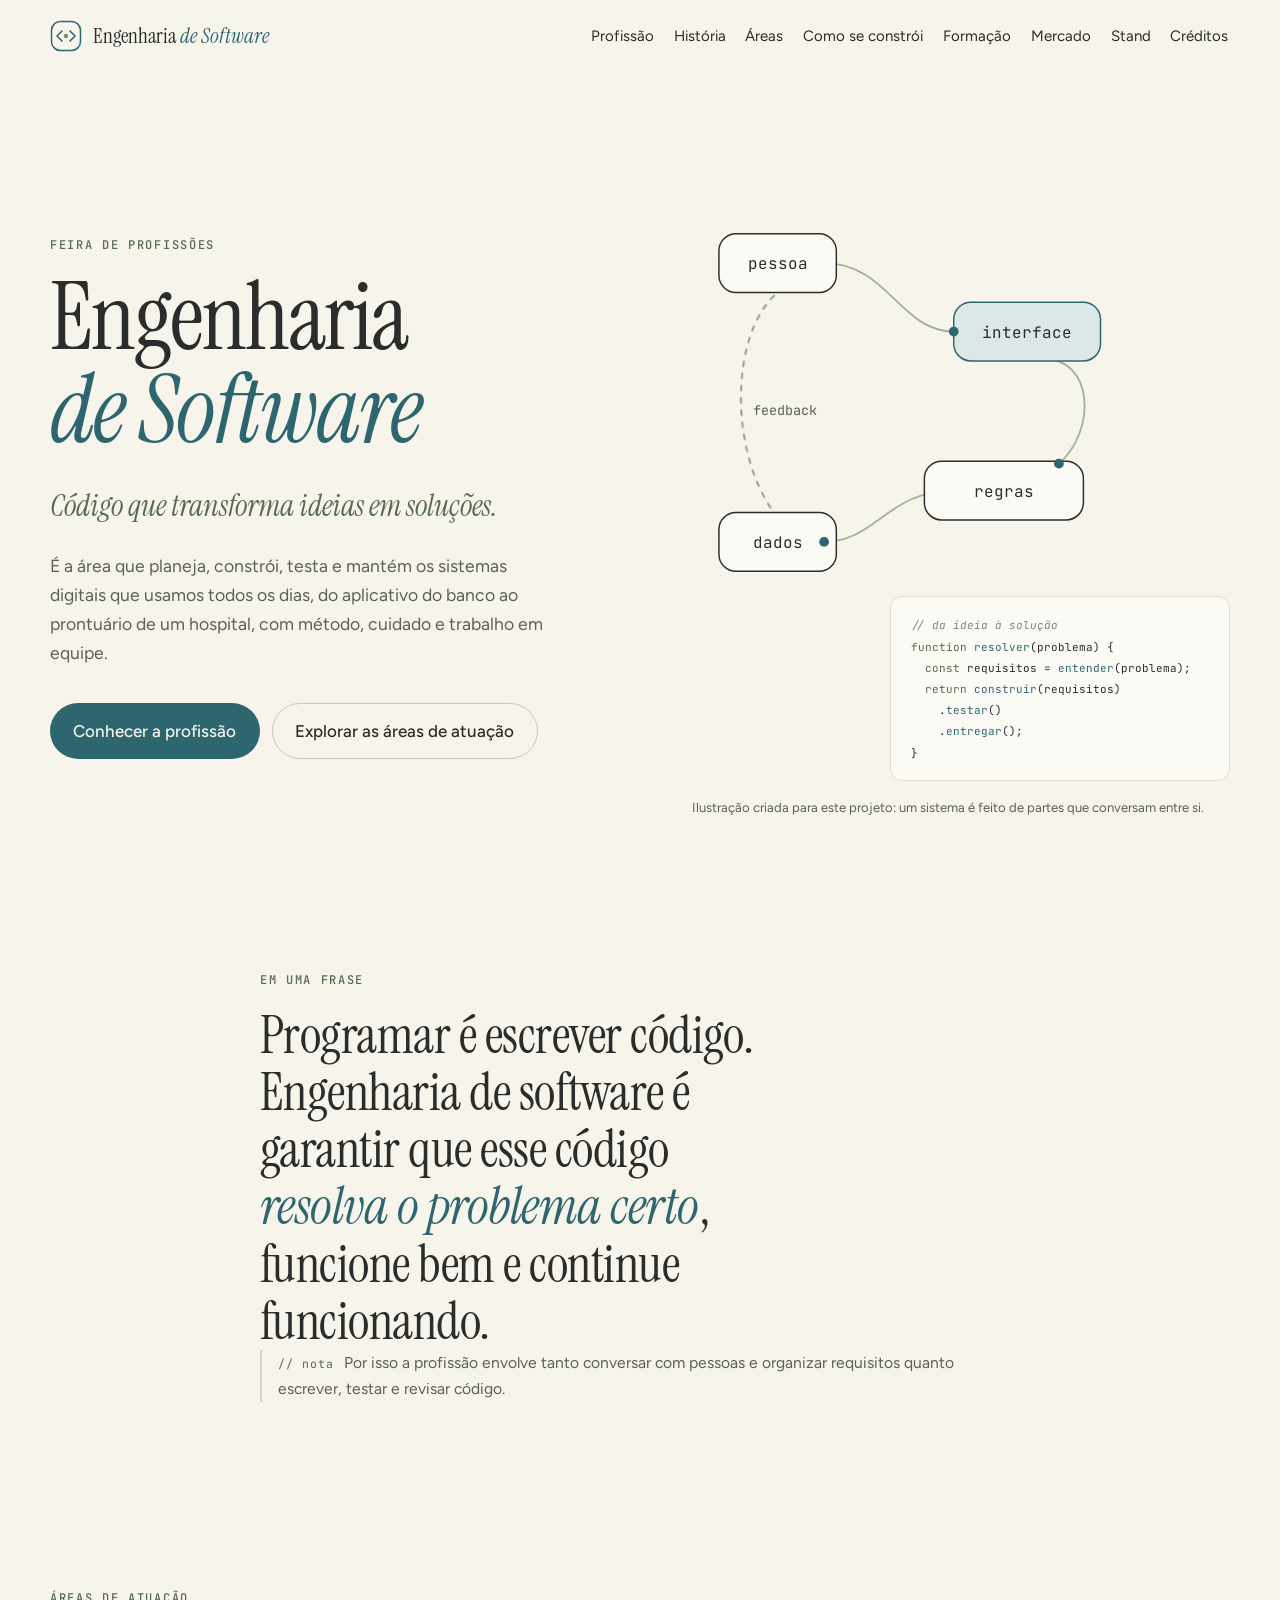
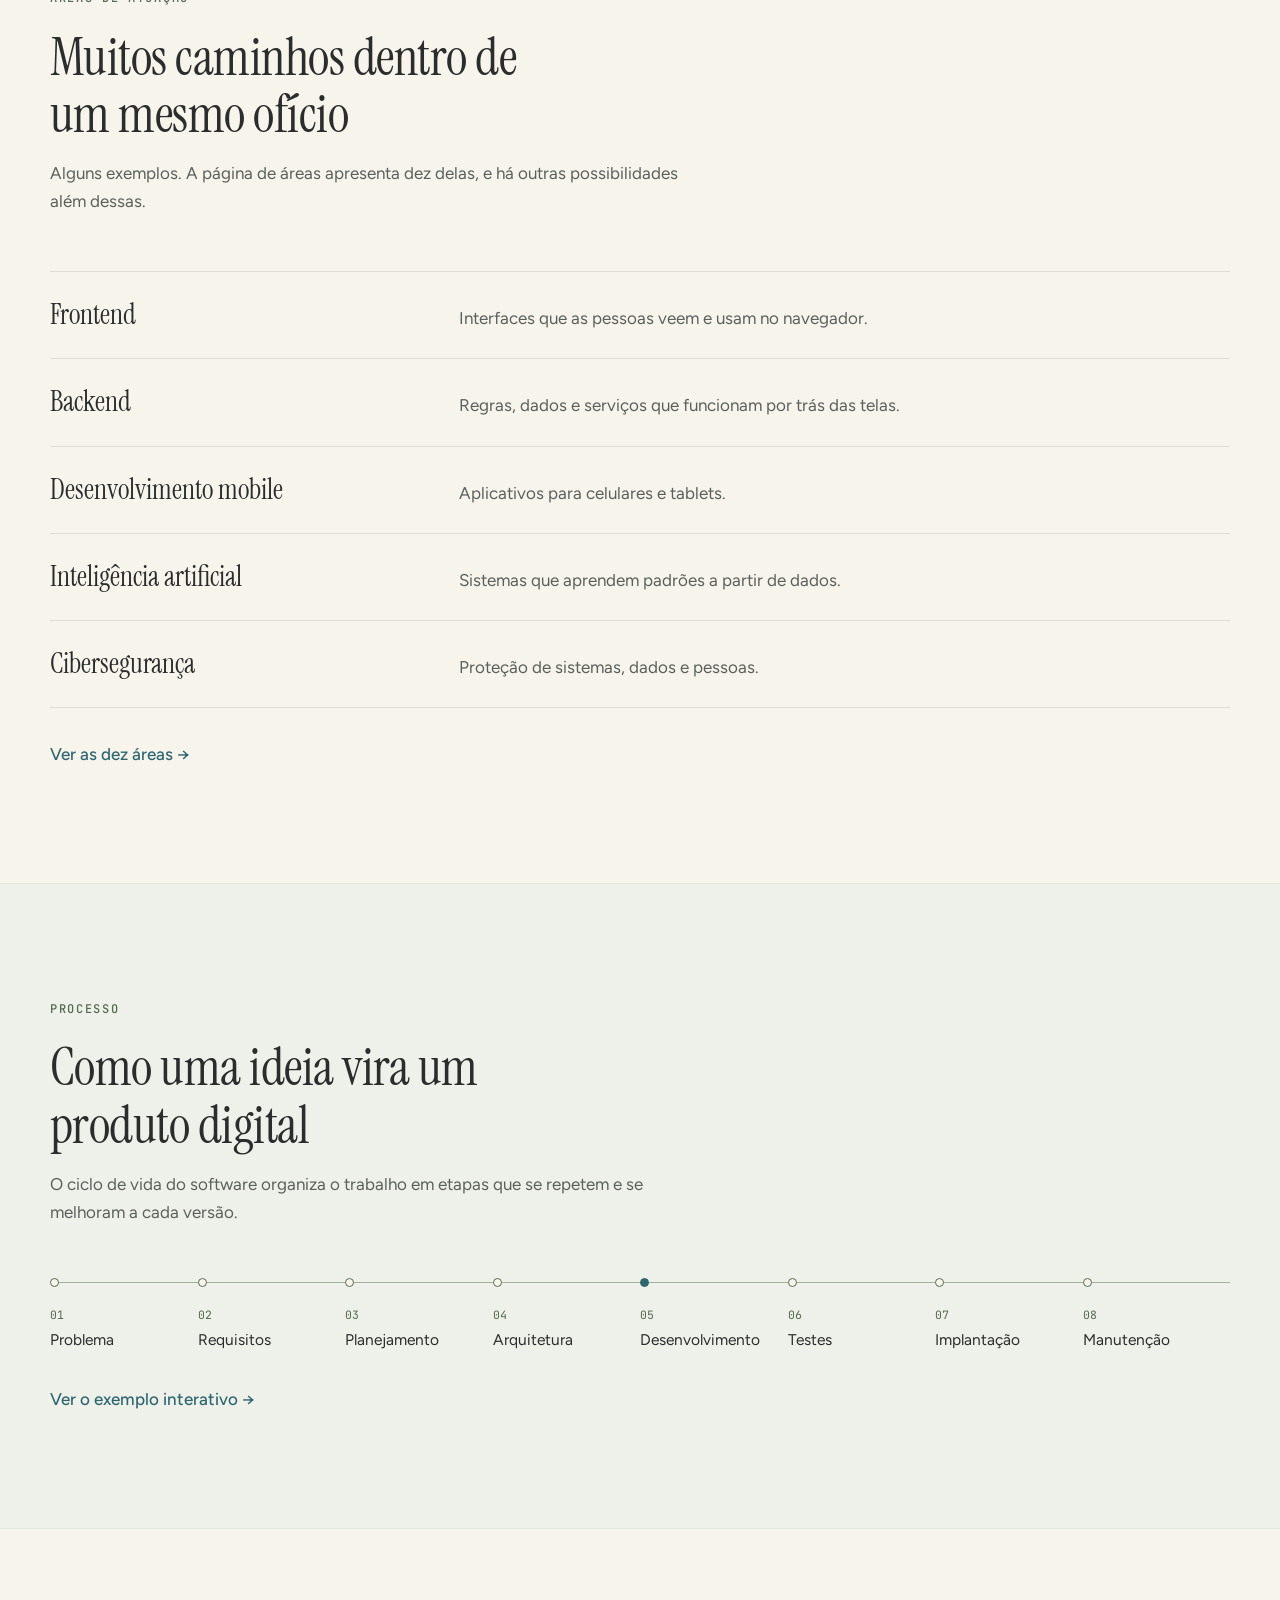
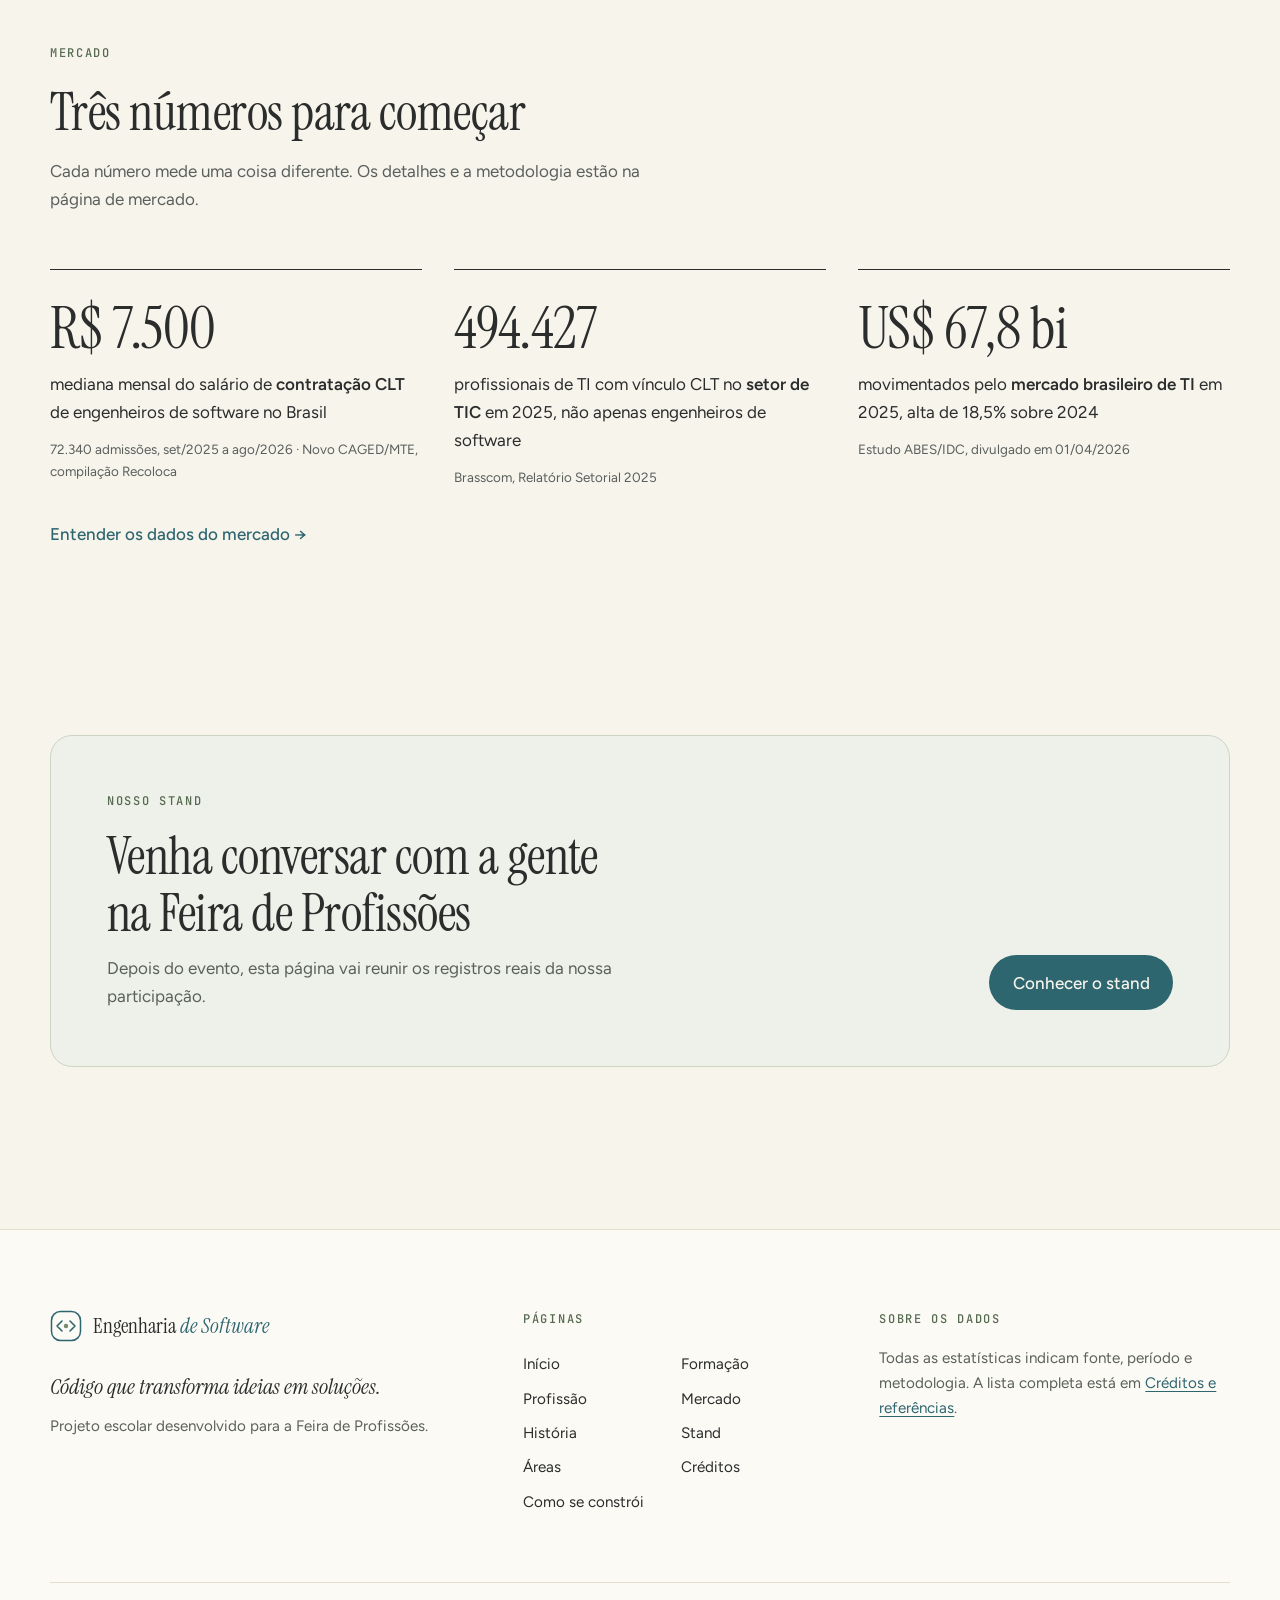
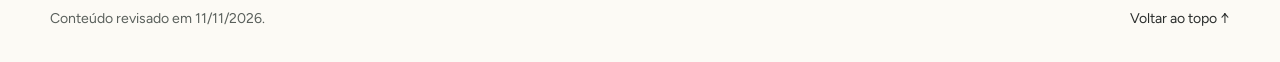
<file: index.html>
<!DOCTYPE html>
<html lang="pt-BR">
<head>
  <meta charset="utf-8">
  <meta name="viewport" content="width=device-width, initial-scale=1">
  <title>Engenharia de Software — Código que transforma ideias em soluções</title>
  <meta name="description" content="Engenharia de Software para a Feira de Profissões: o que é a profissão, como um software é construído, áreas de atuação, formação e mercado de trabalho.">
  <meta name="theme-color" content="#f7f4ec">
  <link rel="icon" href="assets/icons/favicon.svg" type="image/svg+xml">
  <!-- Fontes gratuitas (Google Fonts). Sem internet, o CSS usa fontes de reserva. -->
  <link rel="preconnect" href="https://fonts.googleapis.com">
  <link rel="preconnect" href="https://fonts.gstatic.com" crossorigin>
  <link rel="stylesheet" href="https://fonts.googleapis.com/css2?family=Figtree:wght@400;500;600&amp;family=Instrument+Serif:ital@0;1&amp;family=JetBrains+Mono:wght@400;500&amp;display=swap">
  <link rel="stylesheet" href="css/style.css">
  <link rel="stylesheet" href="css/components.css">
  <link rel="stylesheet" href="css/pages.css">
  <script>document.documentElement.classList.add('js');</script>
  <script src="js/navigation.js" defer></script>
  <script src="js/main.js" defer></script>
  <script src="js/interactions.js" defer></script>
</head>
<body class="page page--index">
  <a class="skip-link" href="#conteudo">Pular para o conteúdo</a>

  <header class="site-header" id="topo">
    <div class="container site-header__inner">
      <a class="brand" href="index.html" aria-current="page">
        <svg class="brand__mark" viewBox="0 0 32 32" aria-hidden="true" focusable="false"><rect x="1.5" y="1.5" width="29" height="29" rx="9" fill="none" stroke="currentColor" stroke-width="1.5"/><path d="M12 11l-5 5 5 5M20 11l5 5-5 5" fill="none" stroke="currentColor" stroke-width="1.6" stroke-linecap="round" stroke-linejoin="round"/><circle cx="16" cy="16" r="2.2" fill="var(--sage-600)"/></svg>
        <span class="brand__name">Engenharia <em>de Software</em></span>
      </a>
      <button class="nav-toggle" type="button" aria-expanded="false" aria-controls="site-nav">
        <span class="nav-toggle__icon" aria-hidden="true"></span>
        <span class="nav-toggle__text">Menu</span>
      </button>
      <nav class="site-nav" id="site-nav" aria-label="Navegação principal">
        <ul class="site-nav__list">
          <li class="site-nav__home"><a href="index.html" aria-current="page">Início</a></li>
          <li><a href="pages/profissao.html">Profissão</a></li>
          <li><a href="pages/historia.html">História</a></li>
          <li><a href="pages/areas.html">Áreas</a></li>
          <li><a href="pages/desenvolvimento.html">Como se constrói</a></li>
          <li><a href="pages/formacao.html">Formação</a></li>
          <li><a href="pages/mercado.html">Mercado</a></li>
          <li><a href="pages/stand.html">Stand</a></li>
          <li><a href="pages/creditos.html">Créditos</a></li>
        </ul>
      </nav>
    </div>
  </header>

  <main id="conteudo">
    <!-- HERO -->
    <section class="hero" aria-labelledby="hero-title">
      <div class="container hero__inner">
        <div class="hero__copy">
          <p class="eyebrow">Feira de Profissões</p>
          <h1 class="hero__title" id="hero-title">Engenharia <em>de Software</em></h1>
          <p class="hero__slogan">Código que transforma ideias em soluções.</p>
          <p class="hero__lede">É a área que planeja, constrói, testa e mantém os sistemas digitais que usamos todos os dias, do aplicativo do banco ao prontuário de um hospital, com método, cuidado e trabalho em equipe.</p>
          <div class="hero__actions">
            <a class="btn btn--primary" href="pages/profissao.html">Conhecer a profissão</a>
            <a class="btn btn--quiet" href="pages/areas.html">Explorar as áreas de atuação</a>
          </div>
        </div>

        <figure class="hero__visual" aria-labelledby="hero-fig">
          <svg class="system-sketch" viewBox="0 0 440 360" role="img" aria-labelledby="hero-fig-title">
            <title id="hero-fig-title">Esboço de um sistema: a pessoa usuária interage com a interface, que conversa com as regras do sistema, que guardam informações em um banco de dados.</title>
            <g class="sketch__lines">
              <path d="M108 72 C 160 72, 170 128, 214 128"/>
              <path d="M286 150 C 330 150, 330 210, 300 236"/>
              <path d="M214 258 C 160 258, 150 300, 108 300"/>
              <path class="sketch__loop" d="M70 280 C 30 230, 30 130, 70 96" />
            </g>
            <g class="sketch__nodes">
              <rect x="22" y="48" width="96" height="48" rx="14"/>
              <rect x="214" y="104" width="120" height="48" rx="14"/>
              <rect x="190" y="234" width="130" height="48" rx="14"/>
              <rect x="22" y="276" width="96" height="48" rx="14"/>
            </g>
            <g class="sketch__labels">
              <text x="70" y="77">pessoa</text>
              <text x="274" y="133">interface</text>
              <text x="255" y="263">regras</text>
              <text x="70" y="305">dados</text>
              <text x="50" y="196" class="sketch__note">feedback</text>
            </g>
            <circle class="sketch__dot" cx="214" cy="128" r="4"/>
            <circle class="sketch__dot" cx="300" cy="236" r="4"/>
            <circle class="sketch__dot" cx="108" cy="300" r="4"/>
          </svg>
          <div class="code-card" aria-hidden="true">
<pre><code><span class="c">// da ideia à solução</span>
<span class="k">function</span> <span class="f">resolver</span>(problema) {
  <span class="k">const</span> requisitos = <span class="f">entender</span>(problema);
  <span class="k">return</span> <span class="f">construir</span>(requisitos)
    .<span class="f">testar</span>()
    .<span class="f">entregar</span>();
}</code></pre>
          </div>
          <figcaption id="hero-fig" class="hero__caption">Ilustração criada para este projeto: um sistema é feito de partes que conversam entre si.</figcaption>
        </figure>
      </div>
    </section>

    <!-- EM UMA FRASE -->
    <section class="section section--tight" aria-labelledby="frase-title">
      <div class="container narrow">
        <p class="eyebrow">Em uma frase</p>
        <h2 id="frase-title" class="h2 h2--statement reveal">Programar é escrever código. Engenharia de software é garantir que esse código <em>resolva o problema certo</em>, funcione bem e continue funcionando.</h2>
        <p class="note reveal"><span class="note__tag">nota</span> Por isso a profissão envolve tanto conversar com pessoas e organizar requisitos quanto escrever, testar e revisar código.</p>
      </div>
    </section>

    <!-- ÁREAS -->
    <section class="section" aria-labelledby="areas-home-title">
      <div class="container">
        <header class="section-head reveal">
          <p class="eyebrow">Áreas de atuação</p>
          <h2 id="areas-home-title" class="h2">Muitos caminhos dentro de um mesmo ofício</h2>
          <p class="section-head__lede">Alguns exemplos. A página de áreas apresenta dez delas, e há outras possibilidades além dessas.</p>
        </header>
        <ul class="topic-list reveal">
          <li><a href="pages/areas.html#frontend"><span class="topic-list__name">Frontend</span><span class="topic-list__desc">Interfaces que as pessoas veem e usam no navegador.</span></a></li>
          <li><a href="pages/areas.html#backend"><span class="topic-list__name">Backend</span><span class="topic-list__desc">Regras, dados e serviços que funcionam por trás das telas.</span></a></li>
          <li><a href="pages/areas.html#mobile"><span class="topic-list__name">Desenvolvimento mobile</span><span class="topic-list__desc">Aplicativos para celulares e tablets.</span></a></li>
          <li><a href="pages/areas.html#ia"><span class="topic-list__name">Inteligência artificial</span><span class="topic-list__desc">Sistemas que aprendem padrões a partir de dados.</span></a></li>
          <li><a href="pages/areas.html#seguranca"><span class="topic-list__name">Cibersegurança</span><span class="topic-list__desc">Proteção de sistemas, dados e pessoas.</span></a></li>
        </ul>
        <p class="more-link reveal"><a href="pages/areas.html">Ver as dez áreas <span aria-hidden="true">→</span></a></p>
      </div>
    </section>

    <!-- PROCESSO -->
    <section class="section section--sage" aria-labelledby="processo-home-title">
      <div class="container">
        <header class="section-head reveal">
          <p class="eyebrow">Processo</p>
          <h2 id="processo-home-title" class="h2">Como uma ideia vira um produto digital</h2>
          <p class="section-head__lede">O ciclo de vida do software organiza o trabalho em etapas que se repetem e se melhoram a cada versão.</p>
        </header>
        <ol class="flow reveal" aria-label="Etapas do ciclo de vida do software">
          <li><span class="flow__no">01</span>Problema</li>
          <li><span class="flow__no">02</span>Requisitos</li>
          <li><span class="flow__no">03</span>Planejamento</li>
          <li><span class="flow__no">04</span>Arquitetura</li>
          <li><span class="flow__no">05</span>Desenvolvimento</li>
          <li><span class="flow__no">06</span>Testes</li>
          <li><span class="flow__no">07</span>Implantação</li>
          <li><span class="flow__no">08</span>Manutenção</li>
        </ol>
        <p class="more-link reveal"><a href="pages/desenvolvimento.html">Ver o exemplo interativo <span aria-hidden="true">→</span></a></p>
      </div>
    </section>

    <!-- INDICADORES -->
    <section class="section" aria-labelledby="indicadores-title">
      <div class="container">
        <header class="section-head reveal">
          <p class="eyebrow">Mercado</p>
          <h2 id="indicadores-title" class="h2">Três números para começar</h2>
          <p class="section-head__lede">Cada número mede uma coisa diferente. Os detalhes e a metodologia estão na página de mercado.</p>
        </header>
        <div class="figures reveal">
          <article class="figure-stat">
            <p class="figure-stat__value">R$ 7.500</p>
            <p class="figure-stat__label">mediana mensal do salário de <strong>contratação CLT</strong> de engenheiros de software no Brasil</p>
            <p class="figure-stat__src">72.340 admissões, set/2025 a ago/2026 · Novo CAGED/MTE, compilação Recoloca</p>
          </article>
          <article class="figure-stat">
            <p class="figure-stat__value">494.427</p>
            <p class="figure-stat__label">profissionais de TI com vínculo CLT no <strong>setor de TIC</strong> em 2025, não apenas engenheiros de software</p>
            <p class="figure-stat__src">Brasscom, Relatório Setorial 2025</p>
          </article>
          <article class="figure-stat">
            <p class="figure-stat__value">US$ 67,8 bi</p>
            <p class="figure-stat__label">movimentados pelo <strong>mercado brasileiro de TI</strong> em 2025, alta de 18,5% sobre 2024</p>
            <p class="figure-stat__src">Estudo ABES/IDC, divulgado em 01/04/2026</p>
          </article>
        </div>
        <p class="more-link reveal"><a href="pages/mercado.html">Entender os dados do mercado <span aria-hidden="true">→</span></a></p>
      </div>
    </section>

    <!-- STAND -->
    <section class="section section--tight" aria-labelledby="stand-home-title">
      <div class="container">
        <div class="invite reveal">
          <div>
            <p class="eyebrow">Nosso stand</p>
            <h2 id="stand-home-title" class="h2">Venha conversar com a gente na Feira de Profissões</h2>
            <p>Depois do evento, esta página vai reunir os registros reais da nossa participação.</p>
          </div>
          <a class="btn btn--primary" href="pages/stand.html">Conhecer o stand</a>
        </div>
      </div>
    </section>

  </main>

  <footer class="site-footer">
    <div class="container">
      <div class="site-footer__grid">
        <div class="site-footer__about">
          <a class="brand brand--footer" href="index.html">
            <svg class="brand__mark" viewBox="0 0 32 32" aria-hidden="true" focusable="false"><rect x="1.5" y="1.5" width="29" height="29" rx="9" fill="none" stroke="currentColor" stroke-width="1.5"/><path d="M12 11l-5 5 5 5M20 11l5 5-5 5" fill="none" stroke="currentColor" stroke-width="1.6" stroke-linecap="round" stroke-linejoin="round"/><circle cx="16" cy="16" r="2.2" fill="var(--sage-600)"/></svg>
            <span class="brand__name">Engenharia <em>de Software</em></span>
          </a>
          <p class="site-footer__slogan">Código que transforma ideias em soluções.</p>
          <p class="site-footer__note">Projeto escolar desenvolvido para a Feira de Profissões.</p>
        </div>
        <nav class="site-footer__nav" aria-label="Páginas do site">
          <p class="eyebrow">Páginas</p>
          <ul>
            <li><a href="index.html">Início</a></li>
            <li><a href="pages/profissao.html">Profissão</a></li>
            <li><a href="pages/historia.html">História</a></li>
            <li><a href="pages/areas.html">Áreas</a></li>
            <li><a href="pages/desenvolvimento.html">Como se constrói</a></li>
            <li><a href="pages/formacao.html">Formação</a></li>
            <li><a href="pages/mercado.html">Mercado</a></li>
            <li><a href="pages/stand.html">Stand</a></li>
            <li><a href="pages/creditos.html">Créditos</a></li>
          </ul>
        </nav>
        <div class="site-footer__sources">
          <p class="eyebrow">Sobre os dados</p>
          <p>Todas as estatísticas indicam fonte, período e metodologia. A lista completa está em <a href="pages/creditos.html">Créditos e referências</a>.</p>
        </div>
      </div>
      <div class="site-footer__bottom">
        <p>Conteúdo revisado em 11/11/2026.</p>
        <a class="site-footer__top" href="#topo">Voltar ao topo <span aria-hidden="true">↑</span></a>
      </div>
    </div>
  </footer>

  <button class="to-top" type="button" aria-label="Voltar ao topo da página" hidden>
    <svg viewBox="0 0 24 24" aria-hidden="true" focusable="false"><path d="M12 19V5M6 11l6-6 6 6"/></svg>
  </button>

</body>
</html>
</file>
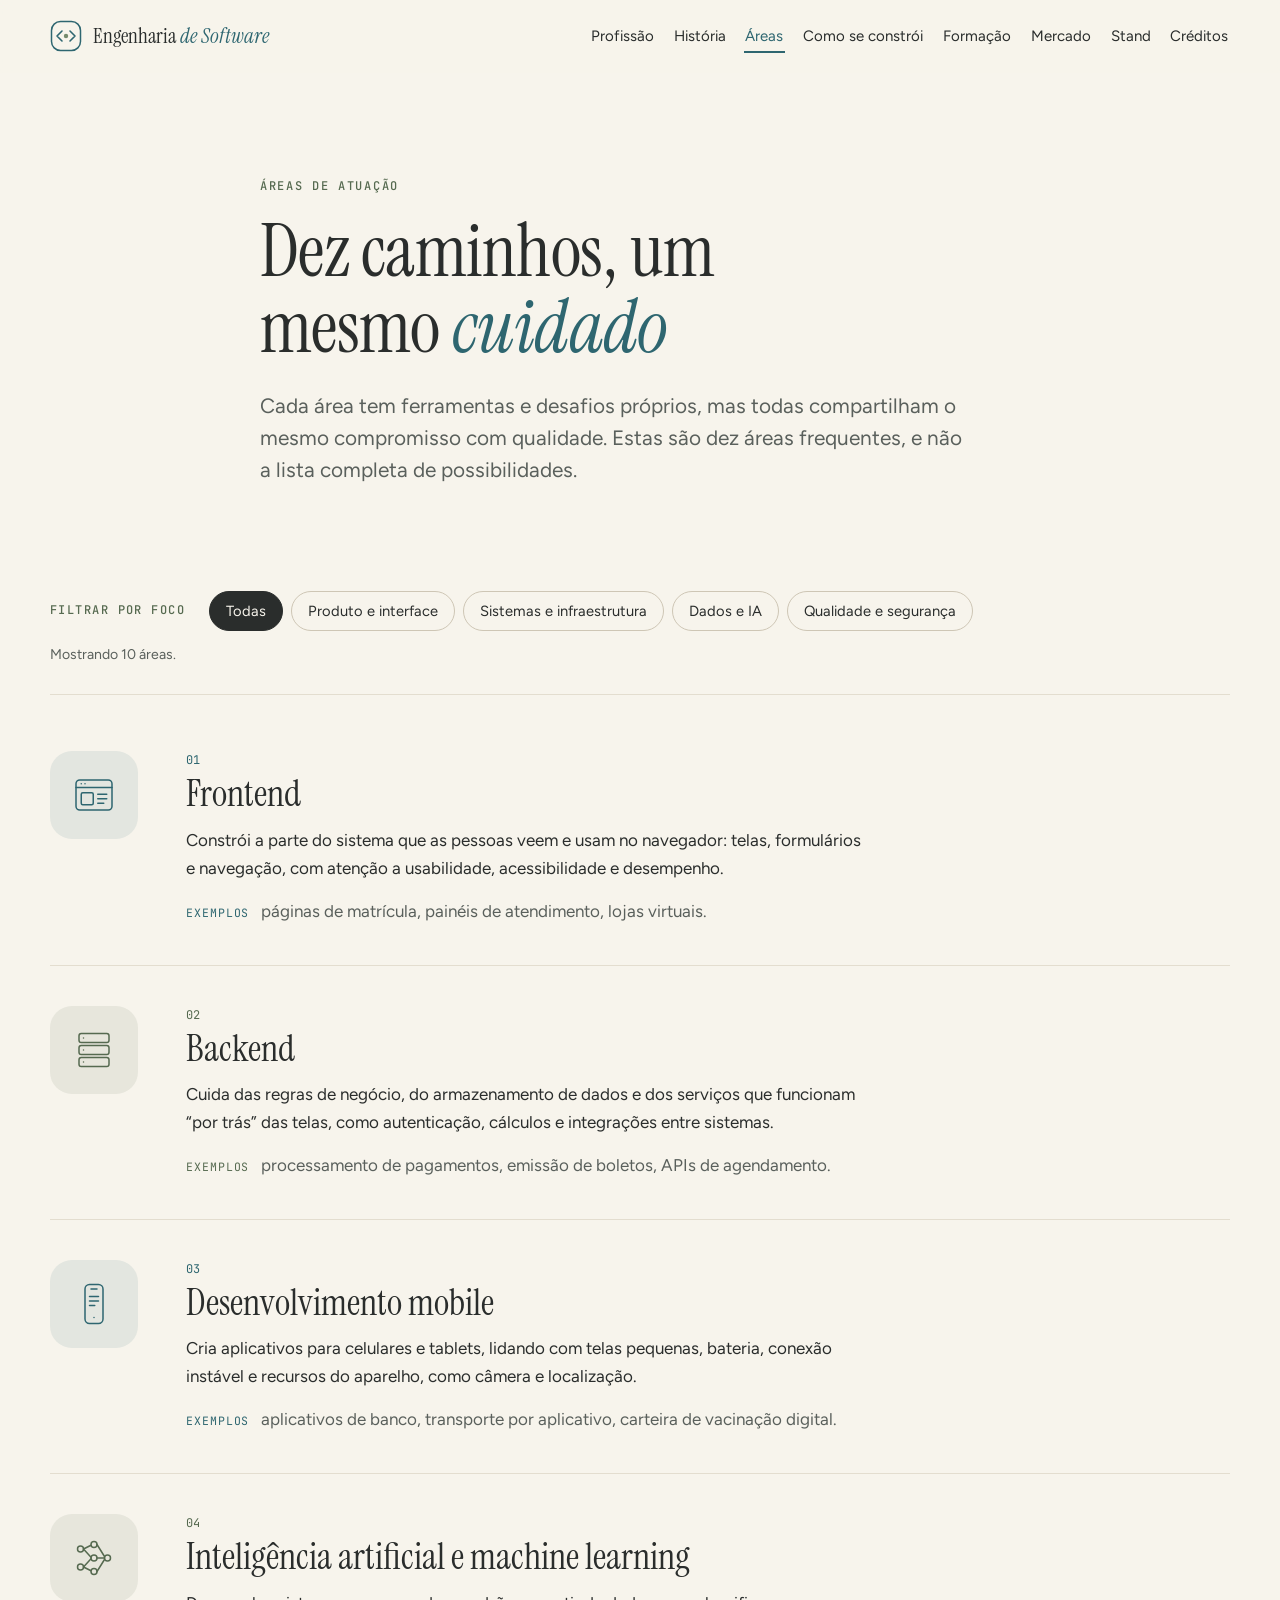
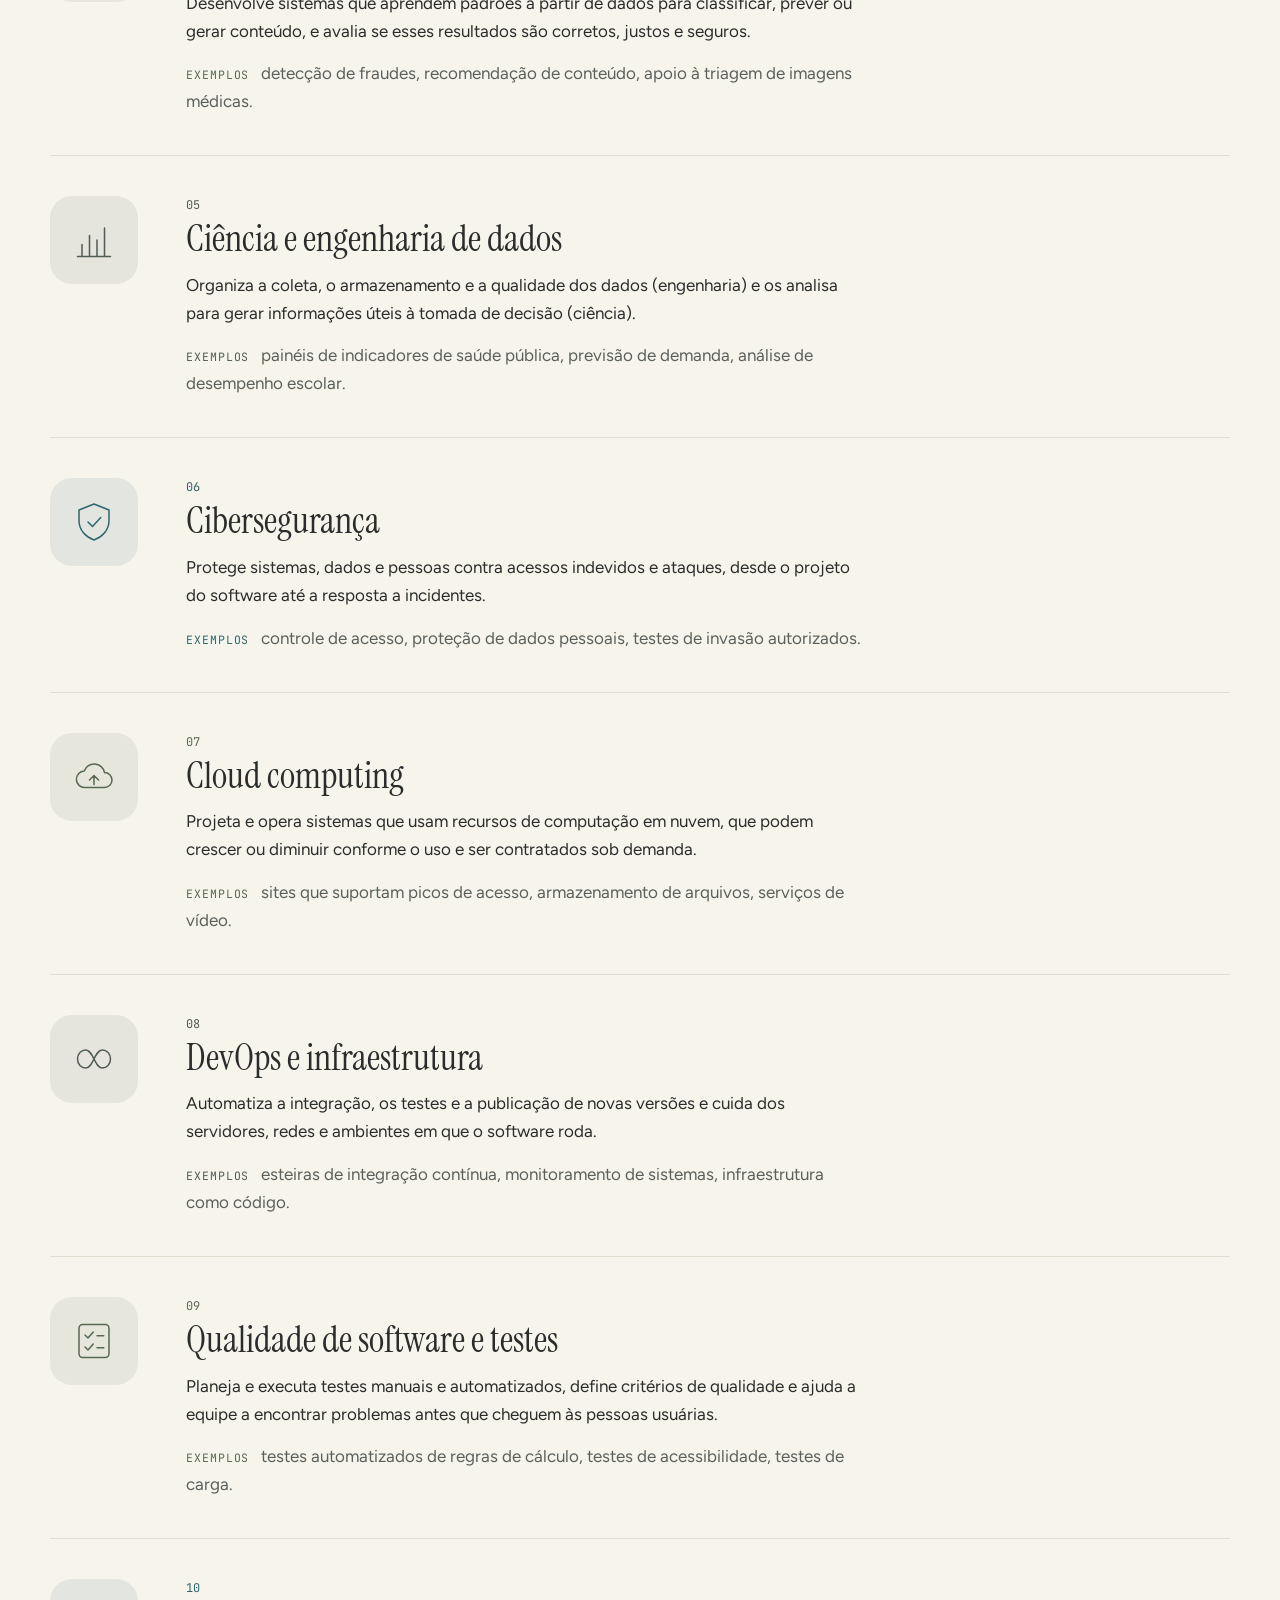
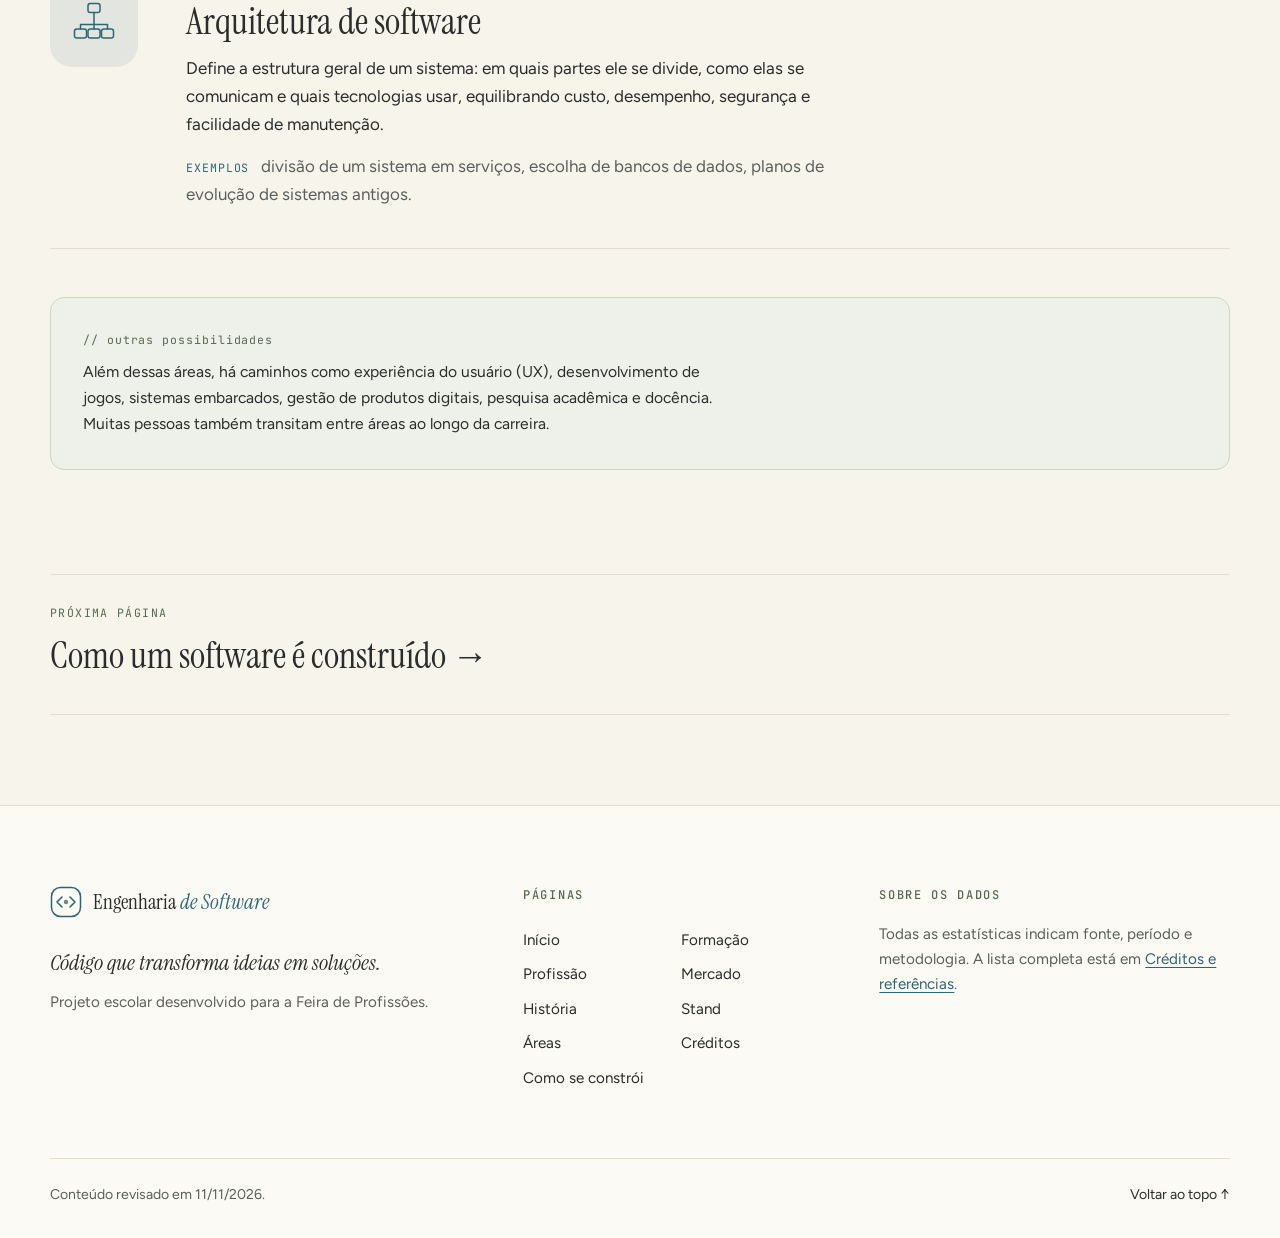
<file: pages/areas.html>
<!DOCTYPE html>
<html lang="pt-BR">
<head>
  <meta charset="utf-8">
  <meta name="viewport" content="width=device-width, initial-scale=1">
  <title>Áreas de atuação · Engenharia de Software</title>
  <meta name="description" content="Dez áreas de atuação da Engenharia de Software, com explicações e exemplos de aplicação.">
  <meta name="theme-color" content="#f7f4ec">
  <link rel="icon" href="../assets/icons/favicon.svg" type="image/svg+xml">
  <!-- Fontes gratuitas (Google Fonts). Sem internet, o CSS usa fontes de reserva. -->
  <link rel="preconnect" href="https://fonts.googleapis.com">
  <link rel="preconnect" href="https://fonts.gstatic.com" crossorigin>
  <link rel="stylesheet" href="https://fonts.googleapis.com/css2?family=Figtree:wght@400;500;600&amp;family=Instrument+Serif:ital@0;1&amp;family=JetBrains+Mono:wght@400;500&amp;display=swap">
  <link rel="stylesheet" href="../css/style.css">
  <link rel="stylesheet" href="../css/components.css">
  <link rel="stylesheet" href="../css/pages.css">
  <script>document.documentElement.classList.add('js');</script>
  <script src="../js/navigation.js" defer></script>
  <script src="../js/main.js" defer></script>
  <script src="../js/interactions.js" defer></script>
</head>
<body class="page page--areas">
  <a class="skip-link" href="#conteudo">Pular para o conteúdo</a>

  <header class="site-header" id="topo">
    <div class="container site-header__inner">
      <a class="brand" href="../index.html">
        <svg class="brand__mark" viewBox="0 0 32 32" aria-hidden="true" focusable="false"><rect x="1.5" y="1.5" width="29" height="29" rx="9" fill="none" stroke="currentColor" stroke-width="1.5"/><path d="M12 11l-5 5 5 5M20 11l5 5-5 5" fill="none" stroke="currentColor" stroke-width="1.6" stroke-linecap="round" stroke-linejoin="round"/><circle cx="16" cy="16" r="2.2" fill="var(--sage-600)"/></svg>
        <span class="brand__name">Engenharia <em>de Software</em></span>
      </a>
      <button class="nav-toggle" type="button" aria-expanded="false" aria-controls="site-nav">
        <span class="nav-toggle__icon" aria-hidden="true"></span>
        <span class="nav-toggle__text">Menu</span>
      </button>
      <nav class="site-nav" id="site-nav" aria-label="Navegação principal">
        <ul class="site-nav__list">
          <li class="site-nav__home"><a href="../index.html">Início</a></li>
          <li><a href="../pages/profissao.html">Profissão</a></li>
          <li><a href="../pages/historia.html">História</a></li>
          <li><a href="../pages/areas.html" aria-current="page">Áreas</a></li>
          <li><a href="../pages/desenvolvimento.html">Como se constrói</a></li>
          <li><a href="../pages/formacao.html">Formação</a></li>
          <li><a href="../pages/mercado.html">Mercado</a></li>
          <li><a href="../pages/stand.html">Stand</a></li>
          <li><a href="../pages/creditos.html">Créditos</a></li>
        </ul>
      </nav>
    </div>
  </header>

  <main id="conteudo">
    <header class="page-head">
      <div class="container narrow">
        <p class="eyebrow">Áreas de atuação</p>
        <h1 class="page-head__title">Dez caminhos, um mesmo <em>cuidado</em></h1>
        <p class="page-head__lede">Cada área tem ferramentas e desafios próprios, mas todas compartilham o mesmo compromisso com qualidade. Estas são dez áreas frequentes, e não a lista completa de possibilidades.</p>
      </div>
    </header>

    <section class="section section--tight" aria-labelledby="filtro-title">
      <div class="container">
        <div class="filter" data-filter>
          <h2 id="filtro-title" class="filter__title">Filtrar por foco</h2>
          <div class="filter__buttons" role="group" aria-labelledby="filtro-title">
            <button type="button" class="chip" data-filter-value="todas" aria-pressed="true">Todas</button>
            <button type="button" class="chip" data-filter-value="produto" aria-pressed="false">Produto e interface</button>
            <button type="button" class="chip" data-filter-value="sistemas" aria-pressed="false">Sistemas e infraestrutura</button>
            <button type="button" class="chip" data-filter-value="dados" aria-pressed="false">Dados e IA</button>
            <button type="button" class="chip" data-filter-value="qualidade" aria-pressed="false">Qualidade e segurança</button>
          </div>
          <p class="filter__status" aria-live="polite" data-filter-status>Mostrando 10 áreas.</p>
        </div>

        <ol class="area-list" data-filter-list>
          <li class="area" id="frontend" data-group="produto" style="--tone: var(--petrol)">
            <div class="area__glyph" aria-hidden="true"><svg viewBox="0 0 64 64"><rect x="8" y="12" width="48" height="40" rx="5"/><path d="M8 22h48M15 17h0M20 17h0"/><rect x="15" y="29" width="16" height="16" rx="2"/><path d="M37 31h12M37 37h12M37 43h8"/></svg></div>
            <div class="area__text">
              <p class="area__no">01</p>
              <h3>Frontend</h3>
              <p>Constrói a parte do sistema que as pessoas veem e usam no navegador: telas, formulários e navegação, com atenção a usabilidade, acessibilidade e desempenho.</p>
              <p class="area__examples"><span>Exemplos</span> páginas de matrícula, painéis de atendimento, lojas virtuais.</p>
            </div>
          </li>

          <li class="area" id="backend" data-group="sistemas" style="--tone: var(--sage-700)">
            <div class="area__glyph" aria-hidden="true"><svg viewBox="0 0 64 64"><rect x="12" y="10" width="40" height="12" rx="3"/><rect x="12" y="26" width="40" height="12" rx="3"/><rect x="12" y="42" width="40" height="12" rx="3"/><path d="M18 16h0M18 32h0M18 48h0"/></svg></div>
            <div class="area__text">
              <p class="area__no">02</p>
              <h3>Backend</h3>
              <p>Cuida das regras de negócio, do armazenamento de dados e dos serviços que funcionam “por trás” das telas, como autenticação, cálculos e integrações entre sistemas.</p>
              <p class="area__examples"><span>Exemplos</span> processamento de pagamentos, emissão de boletos, APIs de agendamento.</p>
            </div>
          </li>

          <li class="area" id="mobile" data-group="produto" style="--tone: var(--petrol)">
            <div class="area__glyph" aria-hidden="true"><svg viewBox="0 0 64 64"><rect x="20" y="6" width="24" height="52" rx="6"/><path d="M28 12h8M32 50h0"/><path d="M26 22h12M26 28h12M26 34h7"/></svg></div>
            <div class="area__text">
              <p class="area__no">03</p>
              <h3>Desenvolvimento mobile</h3>
              <p>Cria aplicativos para celulares e tablets, lidando com telas pequenas, bateria, conexão instável e recursos do aparelho, como câmera e localização.</p>
              <p class="area__examples"><span>Exemplos</span> aplicativos de banco, transporte por aplicativo, carteira de vacinação digital.</p>
            </div>
          </li>

          <li class="area" id="ia" data-group="dados" style="--tone: var(--sage-700)">
            <div class="area__glyph" aria-hidden="true"><svg viewBox="0 0 64 64"><circle cx="14" cy="20" r="4"/><circle cx="14" cy="44" r="4"/><circle cx="32" cy="14" r="4"/><circle cx="32" cy="32" r="4"/><circle cx="32" cy="50" r="4"/><circle cx="50" cy="32" r="4"/><path d="M18 20l10-5M18 20l10 11M18 44l10-11M18 44l10 5M36 14l10 16M36 32h10M36 50l10-16"/></svg></div>
            <div class="area__text">
              <p class="area__no">04</p>
              <h3>Inteligência artificial e machine learning</h3>
              <p>Desenvolve sistemas que aprendem padrões a partir de dados para classificar, prever ou gerar conteúdo, e avalia se esses resultados são corretos, justos e seguros.</p>
              <p class="area__examples"><span>Exemplos</span> detecção de fraudes, recomendação de conteúdo, apoio à triagem de imagens médicas.</p>
            </div>
          </li>

          <li class="area" id="dados" data-group="dados" style="--tone: var(--grey-green-700)">
            <div class="area__glyph" aria-hidden="true"><svg viewBox="0 0 64 64"><path d="M10 54h44M16 54V38M26 54V26M36 54V32M46 54V16"/></svg></div>
            <div class="area__text">
              <p class="area__no">05</p>
              <h3>Ciência e engenharia de dados</h3>
              <p>Organiza a coleta, o armazenamento e a qualidade dos dados (engenharia) e os analisa para gerar informações úteis à tomada de decisão (ciência).</p>
              <p class="area__examples"><span>Exemplos</span> painéis de indicadores de saúde pública, previsão de demanda, análise de desempenho escolar.</p>
            </div>
          </li>

          <li class="area" id="seguranca" data-group="qualidade" style="--tone: var(--petrol)">
            <div class="area__glyph" aria-hidden="true"><svg viewBox="0 0 64 64"><path d="M32 8l20 8v14c0 13-9 22-20 26-11-4-20-13-20-26V16z"/><path d="M24 32l6 6 11-12"/></svg></div>
            <div class="area__text">
              <p class="area__no">06</p>
              <h3>Cibersegurança</h3>
              <p>Protege sistemas, dados e pessoas contra acessos indevidos e ataques, desde o projeto do software até a resposta a incidentes.</p>
              <p class="area__examples"><span>Exemplos</span> controle de acesso, proteção de dados pessoais, testes de invasão autorizados.</p>
            </div>
          </li>

          <li class="area" id="cloud" data-group="sistemas" style="--tone: var(--sage-700)">
            <div class="area__glyph" aria-hidden="true"><svg viewBox="0 0 64 64"><path d="M20 46h26a10 10 0 0 0 0-20 14 14 0 0 0-27-2 11 11 0 0 0 1 22z"/><path d="M32 30v12M26 36l6-6 6 6"/></svg></div>
            <div class="area__text">
              <p class="area__no">07</p>
              <h3>Cloud computing</h3>
              <p>Projeta e opera sistemas que usam recursos de computação em nuvem, que podem crescer ou diminuir conforme o uso e ser contratados sob demanda.</p>
              <p class="area__examples"><span>Exemplos</span> sites que suportam picos de acesso, armazenamento de arquivos, serviços de vídeo.</p>
            </div>
          </li>

          <li class="area" id="devops" data-group="sistemas" style="--tone: var(--grey-green-700)">
            <div class="area__glyph" aria-hidden="true"><svg viewBox="0 0 64 64"><path d="M10 32c0-7 5-12 11-12 10 0 12 24 22 24 6 0 11-5 11-12s-5-12-11-12c-10 0-12 24-22 24-6 0-11-5-11-12z"/></svg></div>
            <div class="area__text">
              <p class="area__no">08</p>
              <h3>DevOps e infraestrutura</h3>
              <p>Automatiza a integração, os testes e a publicação de novas versões e cuida dos servidores, redes e ambientes em que o software roda.</p>
              <p class="area__examples"><span>Exemplos</span> esteiras de integração contínua, monitoramento de sistemas, infraestrutura como código.</p>
            </div>
          </li>

          <li class="area" id="qualidade" data-group="qualidade" style="--tone: var(--sage-700)">
            <div class="area__glyph" aria-hidden="true"><svg viewBox="0 0 64 64"><rect x="12" y="10" width="40" height="44" rx="5"/><path d="M20 24l4 4 7-8M20 40l4 4 7-8M36 25h9M36 41h9"/></svg></div>
            <div class="area__text">
              <p class="area__no">09</p>
              <h3>Qualidade de software e testes</h3>
              <p>Planeja e executa testes manuais e automatizados, define critérios de qualidade e ajuda a equipe a encontrar problemas antes que cheguem às pessoas usuárias.</p>
              <p class="area__examples"><span>Exemplos</span> testes automatizados de regras de cálculo, testes de acessibilidade, testes de carga.</p>
            </div>
          </li>

          <li class="area" id="arquitetura" data-group="sistemas" style="--tone: var(--petrol)">
            <div class="area__glyph" aria-hidden="true"><svg viewBox="0 0 64 64"><rect x="24" y="6" width="16" height="12" rx="3"/><rect x="6" y="40" width="16" height="12" rx="3"/><rect x="24" y="40" width="16" height="12" rx="3"/><rect x="42" y="40" width="16" height="12" rx="3"/><path d="M32 18v10M14 40v-6h36v6M32 28v12"/></svg></div>
            <div class="area__text">
              <p class="area__no">10</p>
              <h3>Arquitetura de software</h3>
              <p>Define a estrutura geral de um sistema: em quais partes ele se divide, como elas se comunicam e quais tecnologias usar, equilibrando custo, desempenho, segurança e facilidade de manutenção.</p>
              <p class="area__examples"><span>Exemplos</span> divisão de um sistema em serviços, escolha de bancos de dados, planos de evolução de sistemas antigos.</p>
            </div>
          </li>
        </ol>

        <aside class="note note--block reveal" aria-label="Outras possibilidades">
          <span class="note__tag">outras possibilidades</span>
          <p>Além dessas áreas, há caminhos como experiência do usuário (UX), desenvolvimento de jogos, sistemas embarcados, gestão de produtos digitais, pesquisa acadêmica e docência. Muitas pessoas também transitam entre áreas ao longo da carreira.</p>
        </aside>
      </div>
    </section>

    <nav class="page-next container" aria-label="Próxima página">
      <a href="../pages/desenvolvimento.html"><span class="page-next__label">Próxima página</span><span class="page-next__title">Como um software é construído <span aria-hidden="true">→</span></span></a>
    </nav>

  </main>

  <footer class="site-footer">
    <div class="container">
      <div class="site-footer__grid">
        <div class="site-footer__about">
          <a class="brand brand--footer" href="../index.html">
            <svg class="brand__mark" viewBox="0 0 32 32" aria-hidden="true" focusable="false"><rect x="1.5" y="1.5" width="29" height="29" rx="9" fill="none" stroke="currentColor" stroke-width="1.5"/><path d="M12 11l-5 5 5 5M20 11l5 5-5 5" fill="none" stroke="currentColor" stroke-width="1.6" stroke-linecap="round" stroke-linejoin="round"/><circle cx="16" cy="16" r="2.2" fill="var(--sage-600)"/></svg>
            <span class="brand__name">Engenharia <em>de Software</em></span>
          </a>
          <p class="site-footer__slogan">Código que transforma ideias em soluções.</p>
          <p class="site-footer__note">Projeto escolar desenvolvido para a Feira de Profissões.</p>
        </div>
        <nav class="site-footer__nav" aria-label="Páginas do site">
          <p class="eyebrow">Páginas</p>
          <ul>
            <li><a href="../index.html">Início</a></li>
            <li><a href="../pages/profissao.html">Profissão</a></li>
            <li><a href="../pages/historia.html">História</a></li>
            <li><a href="../pages/areas.html">Áreas</a></li>
            <li><a href="../pages/desenvolvimento.html">Como se constrói</a></li>
            <li><a href="../pages/formacao.html">Formação</a></li>
            <li><a href="../pages/mercado.html">Mercado</a></li>
            <li><a href="../pages/stand.html">Stand</a></li>
            <li><a href="../pages/creditos.html">Créditos</a></li>
          </ul>
        </nav>
        <div class="site-footer__sources">
          <p class="eyebrow">Sobre os dados</p>
          <p>Todas as estatísticas indicam fonte, período e metodologia. A lista completa está em <a href="../pages/creditos.html">Créditos e referências</a>.</p>
        </div>
      </div>
      <div class="site-footer__bottom">
        <p>Conteúdo revisado em 11/11/2026.</p>
        <a class="site-footer__top" href="#topo">Voltar ao topo <span aria-hidden="true">↑</span></a>
      </div>
    </div>
  </footer>

  <button class="to-top" type="button" aria-label="Voltar ao topo da página" hidden>
    <svg viewBox="0 0 24 24" aria-hidden="true" focusable="false"><path d="M12 19V5M6 11l6-6 6 6"/></svg>
  </button>

</body>
</html>
</file>
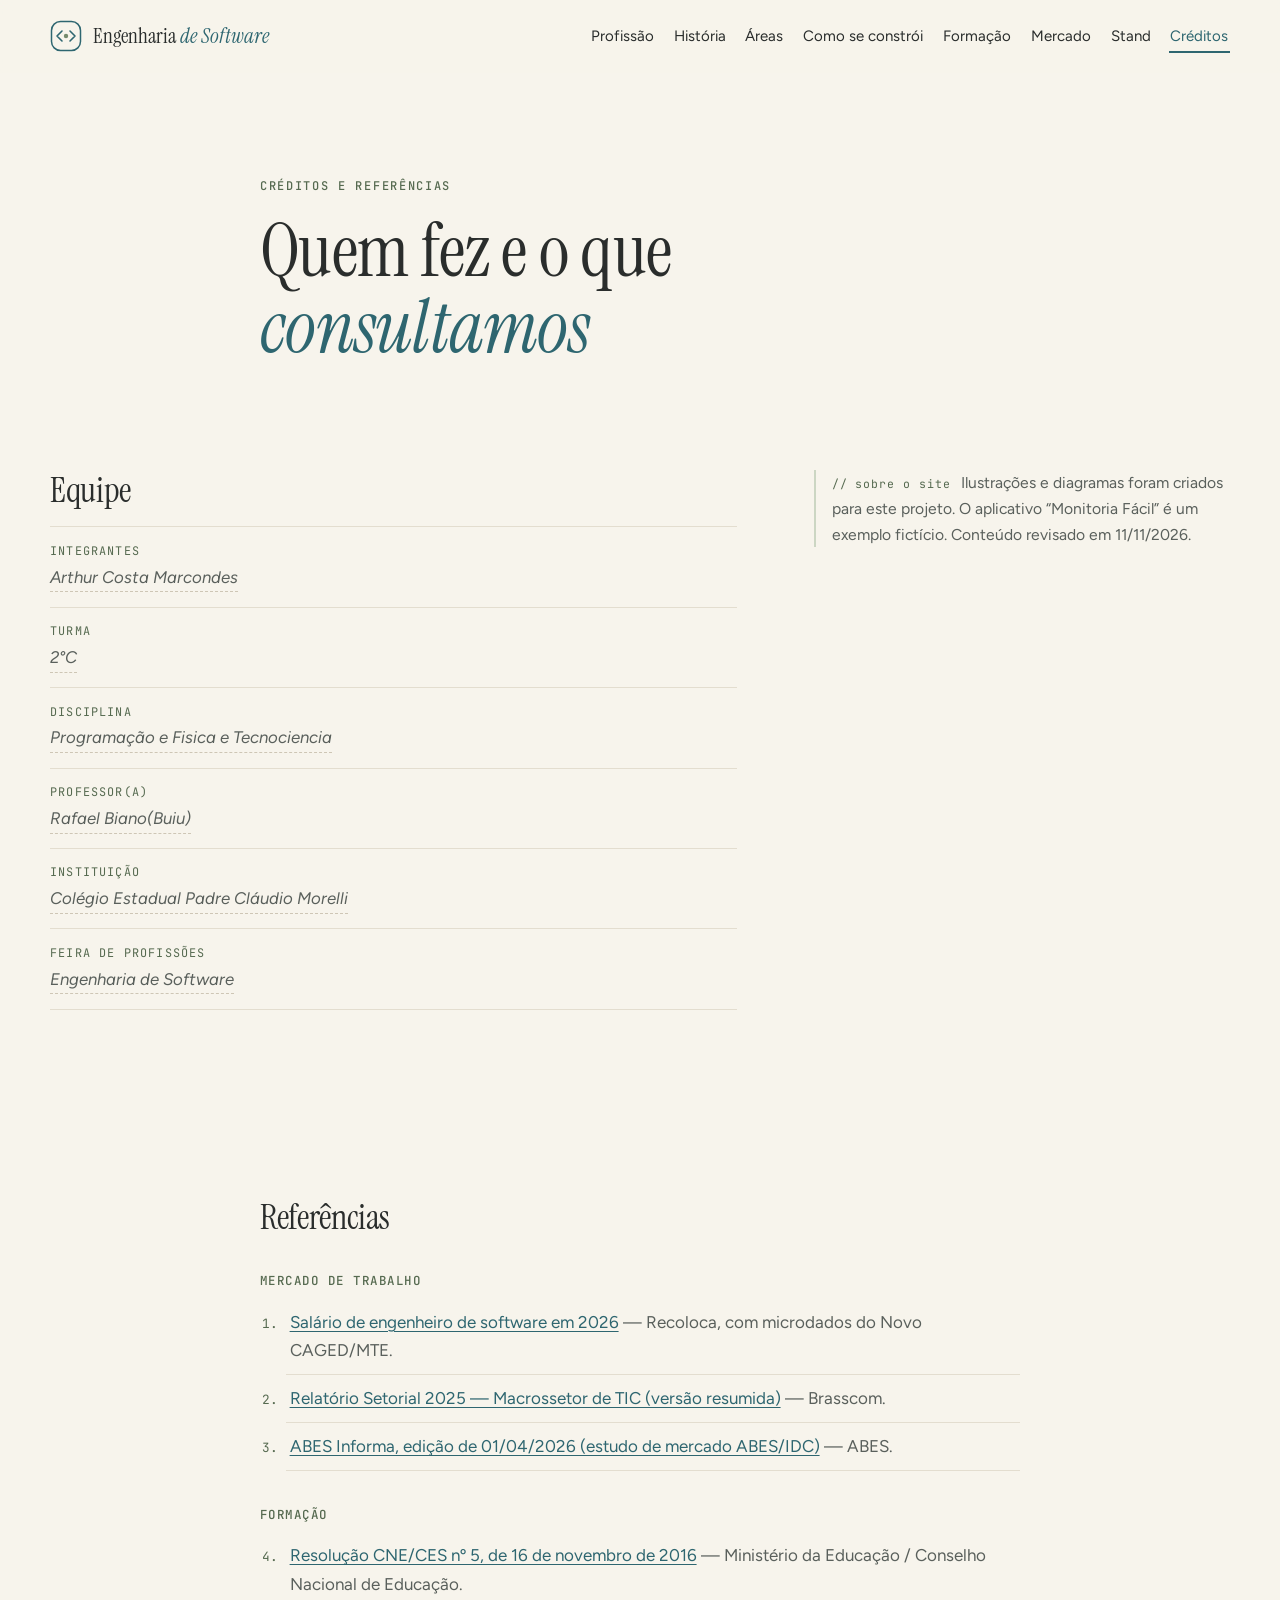
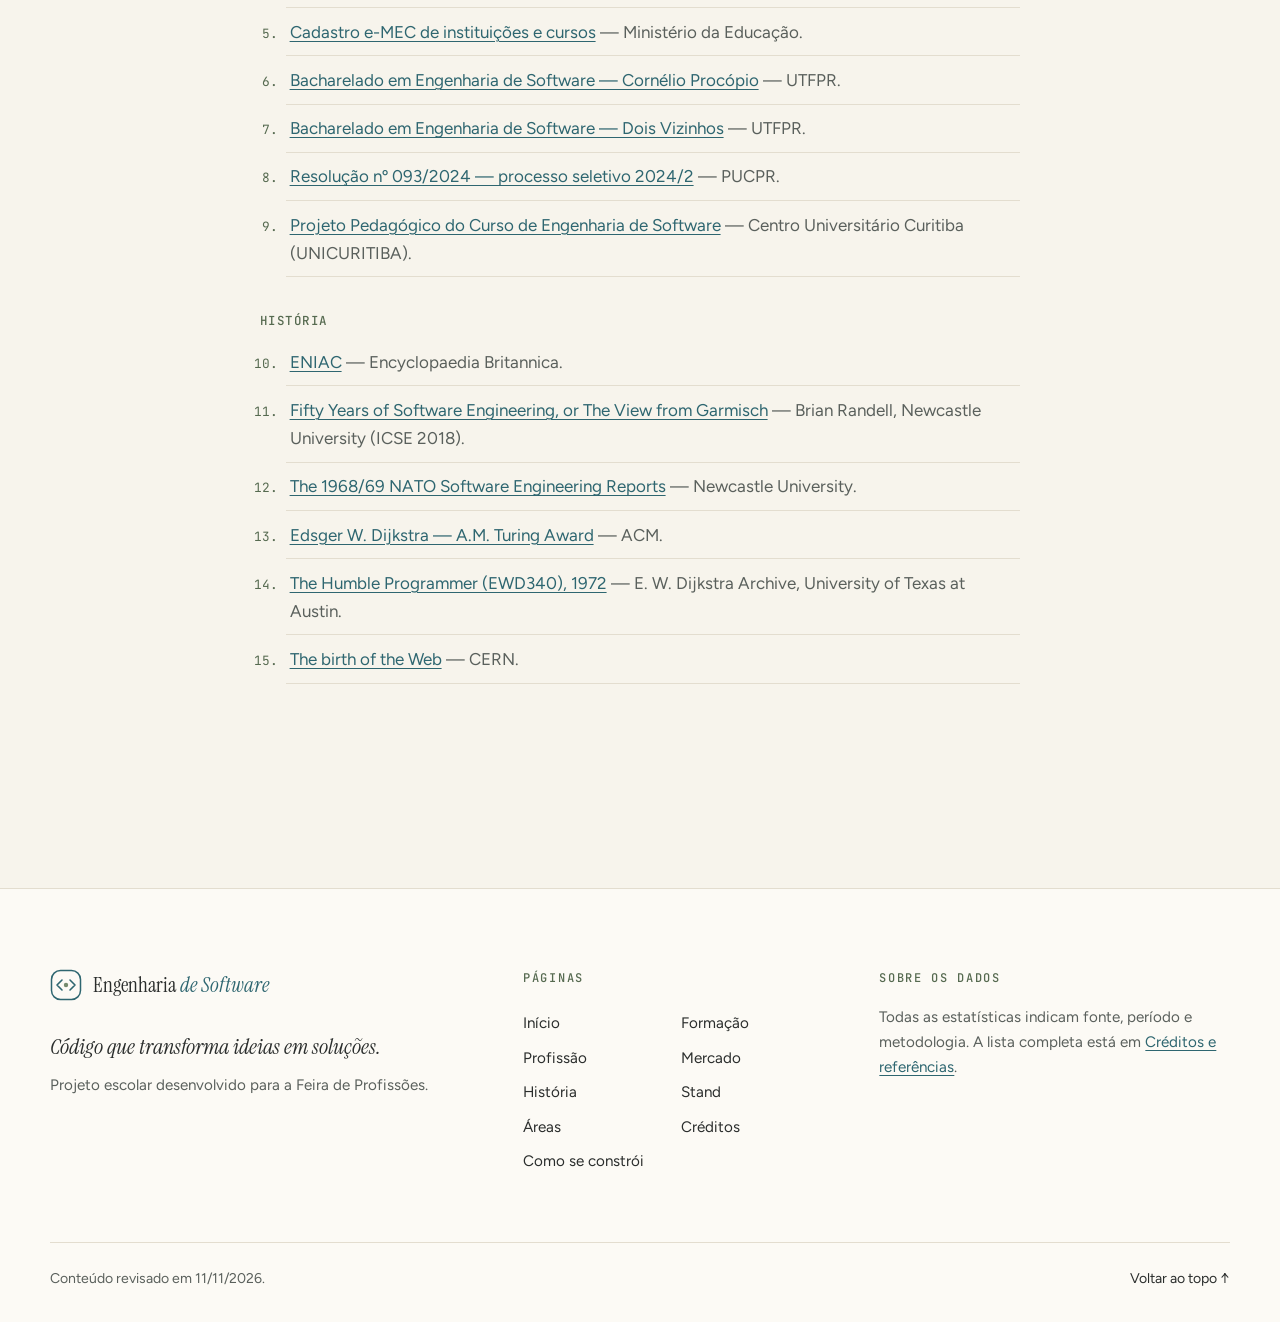
<file: pages/creditos.html>
<!DOCTYPE html>
<html lang="pt-BR">
<head>
  <meta charset="utf-8">
  <meta name="viewport" content="width=device-width, initial-scale=1">
  <title>Créditos e referências · Engenharia de Software</title>
  <meta name="description" content="Equipe responsável e referências consultadas.">
  <meta name="theme-color" content="#f7f4ec">
  <link rel="icon" href="../assets/icons/favicon.svg" type="image/svg+xml">
  <!-- Fontes gratuitas (Google Fonts). Sem internet, o CSS usa fontes de reserva. -->
  <link rel="preconnect" href="https://fonts.googleapis.com">
  <link rel="preconnect" href="https://fonts.gstatic.com" crossorigin>
  <link rel="stylesheet" href="https://fonts.googleapis.com/css2?family=Figtree:wght@400;500;600&amp;family=Instrument+Serif:ital@0;1&amp;family=JetBrains+Mono:wght@400;500&amp;display=swap">
  <link rel="stylesheet" href="../css/style.css">
  <link rel="stylesheet" href="../css/components.css">
  <link rel="stylesheet" href="../css/pages.css">
  <script>document.documentElement.classList.add('js');</script>
  <script src="../js/navigation.js" defer></script>
  <script src="../js/main.js" defer></script>
  <script src="../js/interactions.js" defer></script>
</head>
<body class="page page--creditos">
  <a class="skip-link" href="#conteudo">Pular para o conteúdo</a>

  <header class="site-header" id="topo">
    <div class="container site-header__inner">
      <a class="brand" href="../index.html">
        <svg class="brand__mark" viewBox="0 0 32 32" aria-hidden="true" focusable="false"><rect x="1.5" y="1.5" width="29" height="29" rx="9" fill="none" stroke="currentColor" stroke-width="1.5"/><path d="M12 11l-5 5 5 5M20 11l5 5-5 5" fill="none" stroke="currentColor" stroke-width="1.6" stroke-linecap="round" stroke-linejoin="round"/><circle cx="16" cy="16" r="2.2" fill="var(--sage-600)"/></svg>
        <span class="brand__name">Engenharia <em>de Software</em></span>
      </a>
      <button class="nav-toggle" type="button" aria-expanded="false" aria-controls="site-nav">
        <span class="nav-toggle__icon" aria-hidden="true"></span>
        <span class="nav-toggle__text">Menu</span>
      </button>
      <nav class="site-nav" id="site-nav" aria-label="Navegação principal">
        <ul class="site-nav__list">
          <li class="site-nav__home"><a href="../index.html">Início</a></li>
          <li><a href="../pages/profissao.html">Profissão</a></li>
          <li><a href="../pages/historia.html">História</a></li>
          <li><a href="../pages/areas.html">Áreas</a></li>
          <li><a href="../pages/desenvolvimento.html">Como se constrói</a></li>
          <li><a href="../pages/formacao.html">Formação</a></li>
          <li><a href="../pages/mercado.html">Mercado</a></li>
          <li><a href="../pages/stand.html">Stand</a></li>
          <li><a href="../pages/creditos.html" aria-current="page">Créditos</a></li>
        </ul>
      </nav>
    </div>
  </header>

  <main id="conteudo">
    <header class="page-head">
      <div class="container narrow">
        <p class="eyebrow">Créditos e referências</p>
        <h1 class="page-head__title">Quem fez e o que <em>consultamos</em></h1>
      </div>
    </header>

    <section class="section section--tight" aria-labelledby="equipe-title">
      <div class="container split">
        <div class="split__main">
          <h2 id="equipe-title" class="h3">Equipe</h2>
          <!-- PREENCHER: troque o texto de cada <dd class="fill"> pelos dados reais e remova a classe "fill". -->
          <dl class="credits">
            <div><dt>Integrantes</dt><dd class="fill">Arthur Costa Marcondes</dd></div>
            <div><dt>Turma</dt><dd class="fill">2°C</dd></div>
            <div><dt>Disciplina</dt><dd class="fill">Programação e Fisica e Tecnociencia</dd></div>
            <div><dt>Professor(a)</dt><dd class="fill">Rafael Biano(Buiu)</dd></div>
            <div><dt>Instituição</dt><dd class="fill">Colégio Estadual Padre Cláudio Morelli</dd></div>
            <div><dt>Feira de Profissões</dt><dd class="fill">Engenharia de Software</dd></div>
          </dl>
        </div>
        <aside class="split__side" aria-label="Sobre o site">
          <p class="note"><span class="note__tag">sobre o site</span> Ilustrações e diagramas foram criados para este projeto. O aplicativo “Monitoria Fácil” é um exemplo fictício. Conteúdo revisado em 11/11/2026.</p>
        </aside>
      </div>
    </section>

    <section class="section" aria-labelledby="refs-title">
      <div class="container narrow">
        <h2 id="refs-title" class="h3">Referências</h2>

        <h3 class="refs__group">Mercado de trabalho</h3>
        <ol class="refs">
          <li><a href="https://recoloca.me/salario/engenheiro-de-software" target="_blank" rel="noopener noreferrer">Salário de engenheiro de software em 2026<span class="sr-only"> (abre em nova aba)</span></a> — Recoloca, com microdados do Novo CAGED/MTE.</li>
          <li><a href="https://brasscom.org.br/wp-content/uploads/2026/05/BRI2-2026-001-Relatorio-Setorial-2025-versao-resumida-v5-SITE-2.pdf" target="_blank" rel="noopener noreferrer">Relatório Setorial 2025 — Macrossetor de TIC (versão resumida)<span class="sr-only"> (abre em nova aba)</span></a> — Brasscom.</li>
          <li><a href="https://abes.org.br/wp-content/uploads/2026/04/Abes-Informa-2026-04-01.pdf" target="_blank" rel="noopener noreferrer">ABES Informa, edição de 01/04/2026 (estudo de mercado ABES/IDC)<span class="sr-only"> (abre em nova aba)</span></a> — ABES.</li>
        </ol>

        <h3 class="refs__group">Formação</h3>
        <ol class="refs" start="4">
          <li><a href="http://portal.mec.gov.br/docman/novembro-2016-pdf/52101-rces005-16-pdf/file" target="_blank" rel="noopener noreferrer">Resolução CNE/CES nº 5, de 16 de novembro de 2016<span class="sr-only"> (abre em nova aba)</span></a> — Ministério da Educação / Conselho Nacional de Educação.</li>
          <li><a href="https://emec.mec.gov.br/" target="_blank" rel="noopener noreferrer">Cadastro e-MEC de instituições e cursos<span class="sr-only"> (abre em nova aba)</span></a> — Ministério da Educação.</li>
          <li><a href="https://www.utfpr.edu.br/cursos/coordenacoes/graduacao/cornelio-procopio/cp-bacharelado-em-engenharia-de-software" target="_blank" rel="noopener noreferrer">Bacharelado em Engenharia de Software — Cornélio Procópio<span class="sr-only"> (abre em nova aba)</span></a> — UTFPR.</li>
          <li><a href="https://www.utfpr.edu.br/cursos/coordenacoes/graduacao/dois-vizinhos/dv-bacharelado-em-engenharia-de-software" target="_blank" rel="noopener noreferrer">Bacharelado em Engenharia de Software — Dois Vizinhos<span class="sr-only"> (abre em nova aba)</span></a> — UTFPR.</li>
          <li><a href="https://static.pucpr.br/pucpr/2024/04/re-093-2024-consun_ps-enem-demais-cursos-presenciais-2024-2_1a-retificacao.pdf" target="_blank" rel="noopener noreferrer">Resolução nº 093/2024 — processo seletivo 2024/2<span class="sr-only"> (abre em nova aba)</span></a> — PUCPR.</li>
          <li><a href="https://unicuritiba.edu.br/wp-content/uploads/2024/03/PPC_Bach.Eng_.de-Software.pdf" target="_blank" rel="noopener noreferrer">Projeto Pedagógico do Curso de Engenharia de Software<span class="sr-only"> (abre em nova aba)</span></a> — Centro Universitário Curitiba (UNICURITIBA).</li>
        </ol>

        <h3 class="refs__group">História</h3>
        <ol class="refs" start="10">
          <li><a href="https://www.britannica.com/technology/ENIAC" target="_blank" rel="noopener noreferrer">ENIAC<span class="sr-only"> (abre em nova aba)</span></a> — Encyclopaedia Britannica.</li>
          <li><a href="https://arxiv.org/pdf/1805.02742" target="_blank" rel="noopener noreferrer">Fifty Years of Software Engineering, or The View from Garmisch<span class="sr-only"> (abre em nova aba)</span></a> — Brian Randell, Newcastle University (ICSE 2018).</li>
          <li><a href="http://homepages.cs.ncl.ac.uk/brian.randell/NATO" target="_blank" rel="noopener noreferrer">The 1968/69 NATO Software Engineering Reports<span class="sr-only"> (abre em nova aba)</span></a> — Newcastle University.</li>
          <li><a href="https://amturing.acm.org/award_winners/dijkstra_1053701" target="_blank" rel="noopener noreferrer">Edsger W. Dijkstra — A.M. Turing Award<span class="sr-only"> (abre em nova aba)</span></a> — ACM.</li>
          <li><a href="https://www.cs.utexas.edu/~EWD/transcriptions/EWD03xx/EWD340.html" target="_blank" rel="noopener noreferrer">The Humble Programmer (EWD340), 1972<span class="sr-only"> (abre em nova aba)</span></a> — E. W. Dijkstra Archive, University of Texas at Austin.</li>
          <li><a href="https://home.cern/science/computing/the-birth-of-the-web/" target="_blank" rel="noopener noreferrer">The birth of the Web<span class="sr-only"> (abre em nova aba)</span></a> — CERN.</li>
        </ol>
      </div>
    </section>

  </main>

  <footer class="site-footer">
    <div class="container">
      <div class="site-footer__grid">
        <div class="site-footer__about">
          <a class="brand brand--footer" href="../index.html">
            <svg class="brand__mark" viewBox="0 0 32 32" aria-hidden="true" focusable="false"><rect x="1.5" y="1.5" width="29" height="29" rx="9" fill="none" stroke="currentColor" stroke-width="1.5"/><path d="M12 11l-5 5 5 5M20 11l5 5-5 5" fill="none" stroke="currentColor" stroke-width="1.6" stroke-linecap="round" stroke-linejoin="round"/><circle cx="16" cy="16" r="2.2" fill="var(--sage-600)"/></svg>
            <span class="brand__name">Engenharia <em>de Software</em></span>
          </a>
          <p class="site-footer__slogan">Código que transforma ideias em soluções.</p>
          <p class="site-footer__note">Projeto escolar desenvolvido para a Feira de Profissões.</p>
        </div>
        <nav class="site-footer__nav" aria-label="Páginas do site">
          <p class="eyebrow">Páginas</p>
          <ul>
            <li><a href="../index.html">Início</a></li>
            <li><a href="../pages/profissao.html">Profissão</a></li>
            <li><a href="../pages/historia.html">História</a></li>
            <li><a href="../pages/areas.html">Áreas</a></li>
            <li><a href="../pages/desenvolvimento.html">Como se constrói</a></li>
            <li><a href="../pages/formacao.html">Formação</a></li>
            <li><a href="../pages/mercado.html">Mercado</a></li>
            <li><a href="../pages/stand.html">Stand</a></li>
            <li><a href="../pages/creditos.html">Créditos</a></li>
          </ul>
        </nav>
        <div class="site-footer__sources">
          <p class="eyebrow">Sobre os dados</p>
          <p>Todas as estatísticas indicam fonte, período e metodologia. A lista completa está em <a href="../pages/creditos.html">Créditos e referências</a>.</p>
        </div>
      </div>
      <div class="site-footer__bottom">
        <p>Conteúdo revisado em 11/11/2026.</p>
        <a class="site-footer__top" href="#topo">Voltar ao topo <span aria-hidden="true">↑</span></a>
      </div>
    </div>
  </footer>

  <button class="to-top" type="button" aria-label="Voltar ao topo da página" hidden>
    <svg viewBox="0 0 24 24" aria-hidden="true" focusable="false"><path d="M12 19V5M6 11l6-6 6 6"/></svg>
  </button>

</body>
</html>
</file>
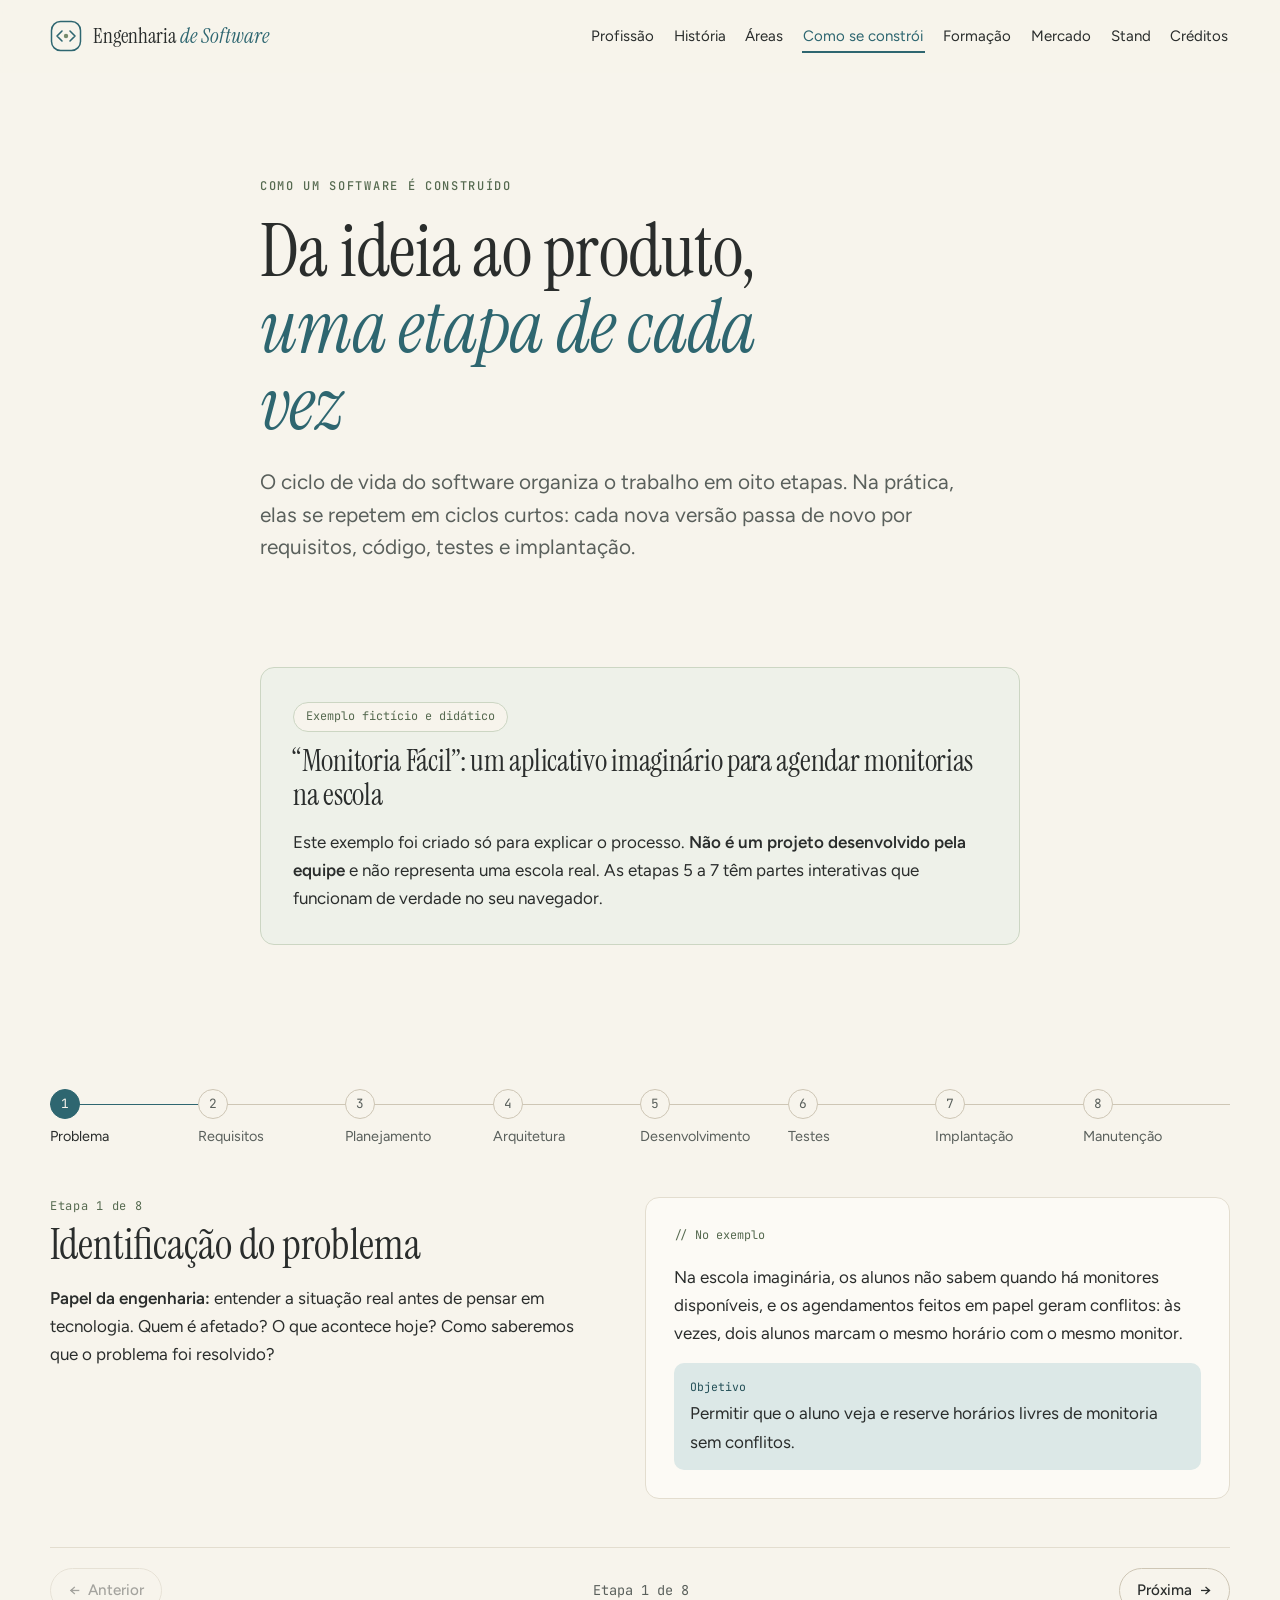
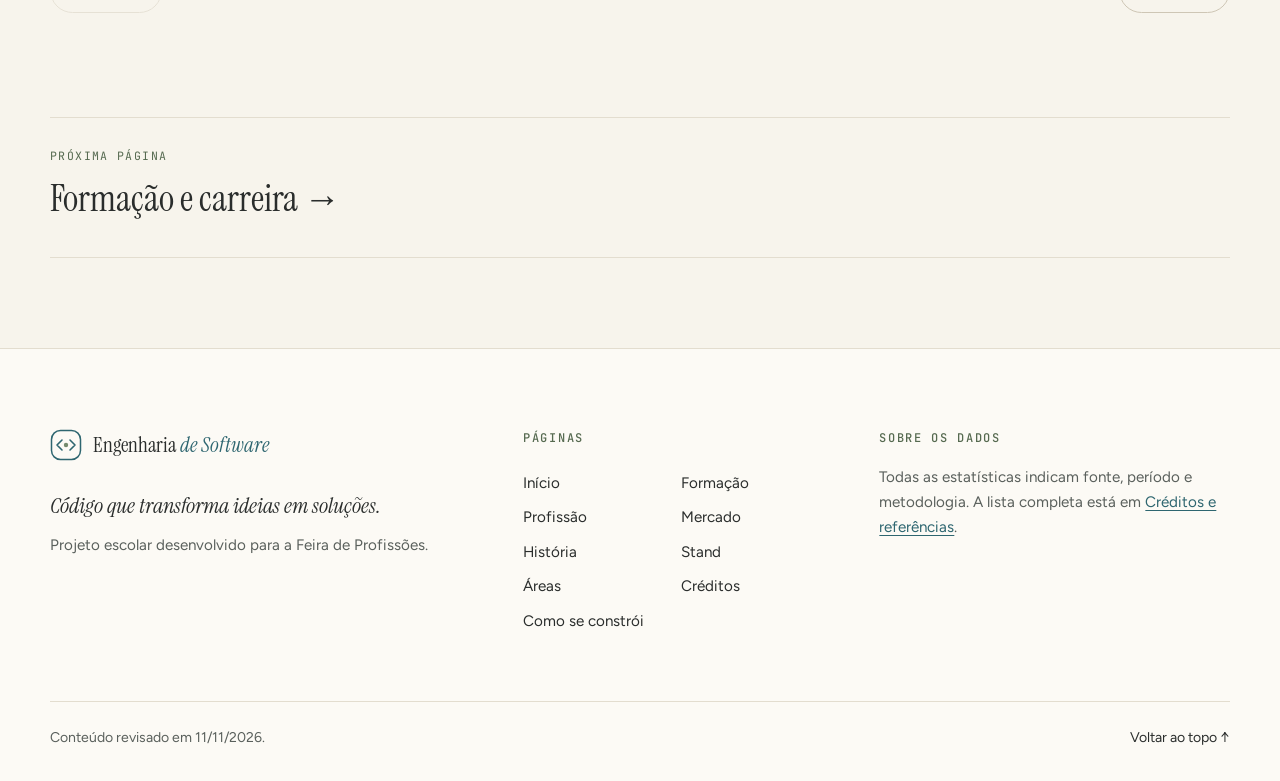
<file: pages/desenvolvimento.html>
<!DOCTYPE html>
<html lang="pt-BR">
<head>
  <meta charset="utf-8">
  <meta name="viewport" content="width=device-width, initial-scale=1">
  <title>Como um software é construído · Engenharia de Software</title>
  <meta name="description" content="O ciclo de vida do software em oito etapas, com um exemplo didático e interativo.">
  <meta name="theme-color" content="#f7f4ec">
  <link rel="icon" href="../assets/icons/favicon.svg" type="image/svg+xml">
  <!-- Fontes gratuitas (Google Fonts). Sem internet, o CSS usa fontes de reserva. -->
  <link rel="preconnect" href="https://fonts.googleapis.com">
  <link rel="preconnect" href="https://fonts.gstatic.com" crossorigin>
  <link rel="stylesheet" href="https://fonts.googleapis.com/css2?family=Figtree:wght@400;500;600&amp;family=Instrument+Serif:ital@0;1&amp;family=JetBrains+Mono:wght@400;500&amp;display=swap">
  <link rel="stylesheet" href="../css/style.css">
  <link rel="stylesheet" href="../css/components.css">
  <link rel="stylesheet" href="../css/pages.css">
  <script>document.documentElement.classList.add('js');</script>
  <script src="../js/navigation.js" defer></script>
  <script src="../js/main.js" defer></script>
  <script src="../js/interactions.js" defer></script>
</head>
<body class="page page--desenvolvimento">
  <a class="skip-link" href="#conteudo">Pular para o conteúdo</a>

  <header class="site-header" id="topo">
    <div class="container site-header__inner">
      <a class="brand" href="../index.html">
        <svg class="brand__mark" viewBox="0 0 32 32" aria-hidden="true" focusable="false"><rect x="1.5" y="1.5" width="29" height="29" rx="9" fill="none" stroke="currentColor" stroke-width="1.5"/><path d="M12 11l-5 5 5 5M20 11l5 5-5 5" fill="none" stroke="currentColor" stroke-width="1.6" stroke-linecap="round" stroke-linejoin="round"/><circle cx="16" cy="16" r="2.2" fill="var(--sage-600)"/></svg>
        <span class="brand__name">Engenharia <em>de Software</em></span>
      </a>
      <button class="nav-toggle" type="button" aria-expanded="false" aria-controls="site-nav">
        <span class="nav-toggle__icon" aria-hidden="true"></span>
        <span class="nav-toggle__text">Menu</span>
      </button>
      <nav class="site-nav" id="site-nav" aria-label="Navegação principal">
        <ul class="site-nav__list">
          <li class="site-nav__home"><a href="../index.html">Início</a></li>
          <li><a href="../pages/profissao.html">Profissão</a></li>
          <li><a href="../pages/historia.html">História</a></li>
          <li><a href="../pages/areas.html">Áreas</a></li>
          <li><a href="../pages/desenvolvimento.html" aria-current="page">Como se constrói</a></li>
          <li><a href="../pages/formacao.html">Formação</a></li>
          <li><a href="../pages/mercado.html">Mercado</a></li>
          <li><a href="../pages/stand.html">Stand</a></li>
          <li><a href="../pages/creditos.html">Créditos</a></li>
        </ul>
      </nav>
    </div>
  </header>

  <main id="conteudo">
    <header class="page-head">
      <div class="container narrow">
        <p class="eyebrow">Como um software é construído</p>
        <h1 class="page-head__title">Da ideia ao produto, <em>uma etapa de cada vez</em></h1>
        <p class="page-head__lede">O ciclo de vida do software organiza o trabalho em oito etapas. Na prática, elas se repetem em ciclos curtos: cada nova versão passa de novo por requisitos, código, testes e implantação.</p>
      </div>
    </header>

    <section class="section section--tight" aria-labelledby="exemplo-title">
      <div class="container narrow">
        <div class="disclaimer" role="note">
          <p class="disclaimer__tag">Exemplo fictício e didático</p>
          <h2 id="exemplo-title" class="h3">“Monitoria Fácil”: um aplicativo imaginário para agendar monitorias na escola</h2>
          <p>Este exemplo foi criado só para explicar o processo. <strong>Não é um projeto desenvolvido pela equipe</strong> e não representa uma escola real. As etapas 5 a 7 têm partes interativas que funcionam de verdade no seu navegador.</p>
        </div>
      </div>
    </section>

    <section class="section section--tight" aria-labelledby="ciclo-title">
      <div class="container">
        <h2 id="ciclo-title" class="sr-only">O ciclo em oito etapas</h2>
        <div class="lifecycle" data-lifecycle>
          <div class="lifecycle__nav" role="tablist" aria-label="Etapas do ciclo de vida do software">
            <button class="lifecycle__tab" type="button" role="tab" id="lc-tab-1" aria-controls="lc-1" aria-selected="true"><span class="lifecycle__n">1</span><span class="lifecycle__label">Problema</span></button>
            <button class="lifecycle__tab" type="button" role="tab" id="lc-tab-2" aria-controls="lc-2" aria-selected="false" tabindex="-1"><span class="lifecycle__n">2</span><span class="lifecycle__label">Requisitos</span></button>
            <button class="lifecycle__tab" type="button" role="tab" id="lc-tab-3" aria-controls="lc-3" aria-selected="false" tabindex="-1"><span class="lifecycle__n">3</span><span class="lifecycle__label">Planejamento</span></button>
            <button class="lifecycle__tab" type="button" role="tab" id="lc-tab-4" aria-controls="lc-4" aria-selected="false" tabindex="-1"><span class="lifecycle__n">4</span><span class="lifecycle__label">Arquitetura</span></button>
            <button class="lifecycle__tab" type="button" role="tab" id="lc-tab-5" aria-controls="lc-5" aria-selected="false" tabindex="-1"><span class="lifecycle__n">5</span><span class="lifecycle__label">Desenvolvimento</span></button>
            <button class="lifecycle__tab" type="button" role="tab" id="lc-tab-6" aria-controls="lc-6" aria-selected="false" tabindex="-1"><span class="lifecycle__n">6</span><span class="lifecycle__label">Testes</span></button>
            <button class="lifecycle__tab" type="button" role="tab" id="lc-tab-7" aria-controls="lc-7" aria-selected="false" tabindex="-1"><span class="lifecycle__n">7</span><span class="lifecycle__label">Implantação</span></button>
            <button class="lifecycle__tab" type="button" role="tab" id="lc-tab-8" aria-controls="lc-8" aria-selected="false" tabindex="-1"><span class="lifecycle__n">8</span><span class="lifecycle__label">Manutenção</span></button>
          </div>

          <!-- 1 -->
          <section class="lc-panel" role="tabpanel" id="lc-1" aria-labelledby="lc-tab-1" tabindex="0">
            <div class="lc-panel__role">
              <p class="lc-panel__step">Etapa 1 de 8</p>
              <h3>Identificação do problema</h3>
              <p><strong>Papel da engenharia:</strong> entender a situação real antes de pensar em tecnologia. Quem é afetado? O que acontece hoje? Como saberemos que o problema foi resolvido?</p>
            </div>
            <div class="lc-panel__example">
              <p class="example-tag">No exemplo</p>
              <p>Na escola imaginária, os alunos não sabem quando há monitores disponíveis, e os agendamentos feitos em papel geram conflitos: às vezes, dois alunos marcam o mesmo horário com o mesmo monitor.</p>
              <p class="artifact"><span class="artifact__label">Objetivo</span> Permitir que o aluno veja e reserve horários livres de monitoria sem conflitos.</p>
            </div>
          </section>

          <!-- 2 -->
          <section class="lc-panel" role="tabpanel" id="lc-2" aria-labelledby="lc-tab-2" tabindex="0">
            <div class="lc-panel__role">
              <p class="lc-panel__step">Etapa 2 de 8</p>
              <h3>Levantamento de requisitos</h3>
              <p><strong>Papel da engenharia:</strong> transformar necessidades em requisitos claros e verificáveis. Requisitos funcionais dizem o que o sistema faz; não funcionais dizem como ele deve se comportar.</p>
            </div>
            <div class="lc-panel__example">
              <p class="example-tag">No exemplo</p>
              <ul class="req-list">
                <li><code>RF1</code> O aluno escolhe a disciplina, o dia e o horário.</li>
                <li><code>RF2</code> Cada disciplina tem um monitor; não pode haver duas reservas da mesma disciplina no mesmo dia e horário.</li>
                <li><code>RF3</code> Atendimentos só de segunda a sexta, com início entre 13h e 16h (o último termina às 17h).</li>
                <li><code>RF4</code> O aluno pode cancelar uma reserva.</li>
                <li><code>RNF1</code> Funcionar bem no celular e ser acessível pelo teclado.</li>
                <li><code>RNF2</code> Mostrar mensagens claras quando algo não for possível.</li>
                <li><code>RNF3</code> Coletar o mínimo possível de dados pessoais.</li>
              </ul>
            </div>
          </section>

          <!-- 3 -->
          <section class="lc-panel" role="tabpanel" id="lc-3" aria-labelledby="lc-tab-3" tabindex="0">
            <div class="lc-panel__role">
              <p class="lc-panel__step">Etapa 3 de 8</p>
              <h3>Planejamento</h3>
              <p><strong>Papel da engenharia:</strong> priorizar o que traz mais valor primeiro, dividir o trabalho em entregas pequenas, estimar esforço e prever riscos.</p>
            </div>
            <div class="lc-panel__example">
              <p class="example-tag">No exemplo</p>
              <div class="plan">
                <div class="plan__col"><p class="plan__title">Versão 1</p><p>RF1, RF2, RF3 e RNF2: reservar sem conflitos.</p></div>
                <div class="plan__col"><p class="plan__title">Versão 2</p><p>RF4: cancelar reservas.</p></div>
                <div class="plan__col"><p class="plan__title">Risco</p><p>Regras de horário mal entendidas. Resposta: escrever testes para cada regra.</p></div>
              </div>
            </div>
          </section>

          <!-- 4 -->
          <section class="lc-panel" role="tabpanel" id="lc-4" aria-labelledby="lc-tab-4" tabindex="0">
            <div class="lc-panel__role">
              <p class="lc-panel__step">Etapa 4 de 8</p>
              <h3>Arquitetura e design</h3>
              <p><strong>Papel da engenharia:</strong> decidir como dividir o sistema em partes com responsabilidades claras, para que ele seja fácil de testar, modificar e ampliar.</p>
            </div>
            <div class="lc-panel__example">
              <p class="example-tag">No exemplo</p>
              <svg class="arch" viewBox="0 0 420 150" role="img" aria-labelledby="arch-title">
                <title id="arch-title">Arquitetura do exemplo: a interface envia o pedido para as regras de agendamento, que consultam e atualizam a agenda.</title>
                <rect x="6" y="50" width="110" height="50" rx="12"/><text x="61" y="80">Interface</text>
                <rect x="155" y="50" width="120" height="50" rx="12" class="arch__core"/><text x="215" y="80">Regras</text>
                <rect x="314" y="50" width="100" height="50" rx="12"/><text x="364" y="80">Agenda</text>
                <path d="M116 75h39M275 75h39"/><path d="M149 71l6 4-6 4M308 71l6 4-6 4" class="arch__arrow"/>
                <text x="215" y="128" class="arch__note">testáveis sem a interface</text>
              </svg>
              <p>Decisão de design: as <strong>regras de agendamento</strong> ficam separadas da interface. Assim, podem ser testadas automaticamente, como você verá na etapa 6.</p>
            </div>
          </section>

          <!-- 5 -->
          <section class="lc-panel" role="tabpanel" id="lc-5" aria-labelledby="lc-tab-5" tabindex="0">
            <div class="lc-panel__role">
              <p class="lc-panel__step">Etapa 5 de 8</p>
              <h3>Desenvolvimento</h3>
              <p><strong>Papel da engenharia:</strong> escrever código claro, que siga os requisitos, seja revisado por colegas e fique registrado em controle de versão.</p>
<pre class="code-block" aria-label="Trecho de código da regra de agendamento"><code><span class="c">// RF2 e RF3: regras de agendamento</span>
<span class="k">function</span> <span class="f">validarAgendamento</span>(agenda, pedido) {
  <span class="k">if</span> (!pedido.disciplina) <span class="k">return</span> <span class="f">erro</span>(<span class="s">'Escolha a disciplina.'</span>);
  <span class="k">if</span> (!DIAS_UTEIS.<span class="f">includes</span>(pedido.dia)) <span class="k">return</span> <span class="f">erro</span>(<span class="s">'Só de segunda a sexta.'</span>);
  <span class="k">if</span> (pedido.hora &lt; <span class="n">13</span> || pedido.hora &gt; <span class="n">16</span>) <span class="k">return</span> <span class="f">erro</span>(<span class="s">'Início entre 13h e 16h.'</span>);
  <span class="k">if</span> (agenda.<span class="f">some</span>(r =&gt; <span class="f">mesmoHorario</span>(r, pedido))) <span class="k">return</span> <span class="f">erro</span>(<span class="s">'Horário já reservado.'</span>);
  <span class="k">return</span> { ok: <span class="k">true</span> };
}</code></pre>
            </div>
            <div class="lc-panel__example">
              <p class="example-tag">Experimente: este formulário usa a regra acima</p>
              <form class="demo-form" data-demo-form novalidate>
                <div class="field">
                  <label for="demo-disciplina">Disciplina</label>
                  <select id="demo-disciplina" name="disciplina">
                    <option value="">Escolha…</option>
                    <option>Matemática</option>
                    <option>Física</option>
                    <option>Química</option>
                    <option>Português</option>
                  </select>
                </div>
                <div class="field">
                  <label for="demo-dia">Dia</label>
                  <select id="demo-dia" name="dia">
                    <option value="segunda">Segunda</option>
                    <option value="terça" selected>Terça</option>
                    <option value="quarta">Quarta</option>
                    <option value="quinta">Quinta</option>
                    <option value="sexta">Sexta</option>
                    <option value="sábado">Sábado</option>
                  </select>
                </div>
                <div class="field">
                  <label for="demo-hora">Início</label>
                  <select id="demo-hora" name="hora">
                    <option value="12">12h</option>
                    <option value="13">13h</option>
                    <option value="14" selected>14h</option>
                    <option value="15">15h</option>
                    <option value="16">16h</option>
                    <option value="17">17h</option>
                  </select>
                </div>
                <button class="btn btn--primary btn--small" type="submit">Reservar</button>
              </form>
              <p class="demo-result" data-demo-result role="status" aria-live="polite">Dica: Matemática na terça às 14h já está ocupada (reserva de exemplo). Tente reservar esse horário.</p>
              <div class="demo-agenda">
                <p class="demo-agenda__title">Agenda simulada</p>
                <ul data-demo-agenda></ul>
                <button class="btn btn--quiet btn--small" type="button" data-demo-reset>Restaurar agenda</button>
              </div>
            </div>
          </section>

          <!-- 6 -->
          <section class="lc-panel" role="tabpanel" id="lc-6" aria-labelledby="lc-tab-6" tabindex="0">
            <div class="lc-panel__role">
              <p class="lc-panel__step">Etapa 6 de 8</p>
              <h3>Testes</h3>
              <p><strong>Papel da engenharia:</strong> verificar de forma sistemática se o sistema faz o que deve e recusa o que não deve. Testes automatizados rodam em segundos e avisam quando uma mudança quebra algo que funcionava.</p>
              <label class="toggle">
                <input type="checkbox" data-test-bug>
                <span>Simular um erro no código (a regra passa a aceitar início às 17h)</span>
              </label>
            </div>
            <div class="lc-panel__example">
              <p class="example-tag">Testes automatizados da regra de agendamento</p>
              <ol class="test-list" data-test-list>
                <li data-test="1">Aceita Matemática, terça, 14h, em agenda vazia</li>
                <li data-test="2">Recusa a mesma disciplina, dia e horário já reservados</li>
                <li data-test="3">Aceita o mesmo horário em outra disciplina</li>
                <li data-test="4">Recusa reserva no sábado</li>
                <li data-test="5">Recusa início às 17h</li>
                <li data-test="6">Recusa pedido sem disciplina</li>
              </ol>
              <button class="btn btn--primary btn--small" type="button" data-test-run>Executar testes</button>
              <p class="test-summary" data-test-summary role="status" aria-live="polite">Os testes ainda não foram executados.</p>
            </div>
          </section>

          <!-- 7 -->
          <section class="lc-panel" role="tabpanel" id="lc-7" aria-labelledby="lc-tab-7" tabindex="0">
            <div class="lc-panel__role">
              <p class="lc-panel__step">Etapa 7 de 8</p>
              <h3>Implantação</h3>
              <p><strong>Papel da engenharia:</strong> publicar novas versões com segurança. Uma esteira automatizada só libera a publicação se todas as verificações passarem.</p>
            </div>
            <div class="lc-panel__example">
              <p class="example-tag">Esteira de publicação do exemplo</p>
              <ol class="pipeline" data-pipeline>
                <li class="pipeline__step is-done"><span class="pipeline__dot" aria-hidden="true"></span>Código enviado</li>
                <li class="pipeline__step" data-pipeline-tests><span class="pipeline__dot" aria-hidden="true"></span>Testes automatizados</li>
                <li class="pipeline__step" data-pipeline-review><span class="pipeline__dot" aria-hidden="true"></span>Revisão por colega</li>
                <li class="pipeline__step" data-pipeline-deploy><span class="pipeline__dot" aria-hidden="true"></span>Publicação</li>
              </ol>
              <p class="pipeline__status" data-pipeline-status role="status" aria-live="polite">Aguardando: execute os testes na etapa 6.</p>
            </div>
          </section>

          <!-- 8 -->
          <section class="lc-panel" role="tabpanel" id="lc-8" aria-labelledby="lc-tab-8" tabindex="0">
            <div class="lc-panel__role">
              <p class="lc-panel__step">Etapa 8 de 8</p>
              <h3>Monitoramento e manutenção</h3>
              <p><strong>Papel da engenharia:</strong> acompanhar o sistema em uso (erros, lentidão, retorno das pessoas), corrigir falhas, atualizar componentes e planejar melhorias.</p>
            </div>
            <div class="lc-panel__example">
              <p class="example-tag">No exemplo</p>
              <ul class="req-list">
                <li><code>observar</code> mensagens de erro mais frequentes e horários mais procurados.</li>
                <li><code>ouvir</code> alunos e monitores: um pedido imaginário seria permitir monitorias em grupo.</li>
                <li><code>evoluir</code> o pedido vira um novo requisito, e o ciclo recomeça na etapa 2.</li>
              </ul>
              <p class="cycle-back"><span aria-hidden="true">↺</span> O software nunca está “pronto”: ele acompanha as mudanças nas necessidades das pessoas.</p>
            </div>
          </section>

          <div class="lifecycle__controls">
            <button class="btn btn--quiet btn--small" type="button" data-lc-prev><span aria-hidden="true">←</span> Anterior</button>
            <p class="lifecycle__counter" aria-live="polite">Etapa <span data-lc-current>1</span> de 8</p>
            <button class="btn btn--quiet btn--small" type="button" data-lc-next>Próxima <span aria-hidden="true">→</span></button>
          </div>
        </div>
      </div>
    </section>

    <nav class="page-next container" aria-label="Próxima página">
      <a href="../pages/formacao.html"><span class="page-next__label">Próxima página</span><span class="page-next__title">Formação e carreira <span aria-hidden="true">→</span></span></a>
    </nav>

  </main>

  <footer class="site-footer">
    <div class="container">
      <div class="site-footer__grid">
        <div class="site-footer__about">
          <a class="brand brand--footer" href="../index.html">
            <svg class="brand__mark" viewBox="0 0 32 32" aria-hidden="true" focusable="false"><rect x="1.5" y="1.5" width="29" height="29" rx="9" fill="none" stroke="currentColor" stroke-width="1.5"/><path d="M12 11l-5 5 5 5M20 11l5 5-5 5" fill="none" stroke="currentColor" stroke-width="1.6" stroke-linecap="round" stroke-linejoin="round"/><circle cx="16" cy="16" r="2.2" fill="var(--sage-600)"/></svg>
            <span class="brand__name">Engenharia <em>de Software</em></span>
          </a>
          <p class="site-footer__slogan">Código que transforma ideias em soluções.</p>
          <p class="site-footer__note">Projeto escolar desenvolvido para a Feira de Profissões.</p>
        </div>
        <nav class="site-footer__nav" aria-label="Páginas do site">
          <p class="eyebrow">Páginas</p>
          <ul>
            <li><a href="../index.html">Início</a></li>
            <li><a href="../pages/profissao.html">Profissão</a></li>
            <li><a href="../pages/historia.html">História</a></li>
            <li><a href="../pages/areas.html">Áreas</a></li>
            <li><a href="../pages/desenvolvimento.html">Como se constrói</a></li>
            <li><a href="../pages/formacao.html">Formação</a></li>
            <li><a href="../pages/mercado.html">Mercado</a></li>
            <li><a href="../pages/stand.html">Stand</a></li>
            <li><a href="../pages/creditos.html">Créditos</a></li>
          </ul>
        </nav>
        <div class="site-footer__sources">
          <p class="eyebrow">Sobre os dados</p>
          <p>Todas as estatísticas indicam fonte, período e metodologia. A lista completa está em <a href="../pages/creditos.html">Créditos e referências</a>.</p>
        </div>
      </div>
      <div class="site-footer__bottom">
        <p>Conteúdo revisado em 11/11/2026.</p>
        <a class="site-footer__top" href="#topo">Voltar ao topo <span aria-hidden="true">↑</span></a>
      </div>
    </div>
  </footer>

  <button class="to-top" type="button" aria-label="Voltar ao topo da página" hidden>
    <svg viewBox="0 0 24 24" aria-hidden="true" focusable="false"><path d="M12 19V5M6 11l6-6 6 6"/></svg>
  </button>

</body>
</html>
</file>
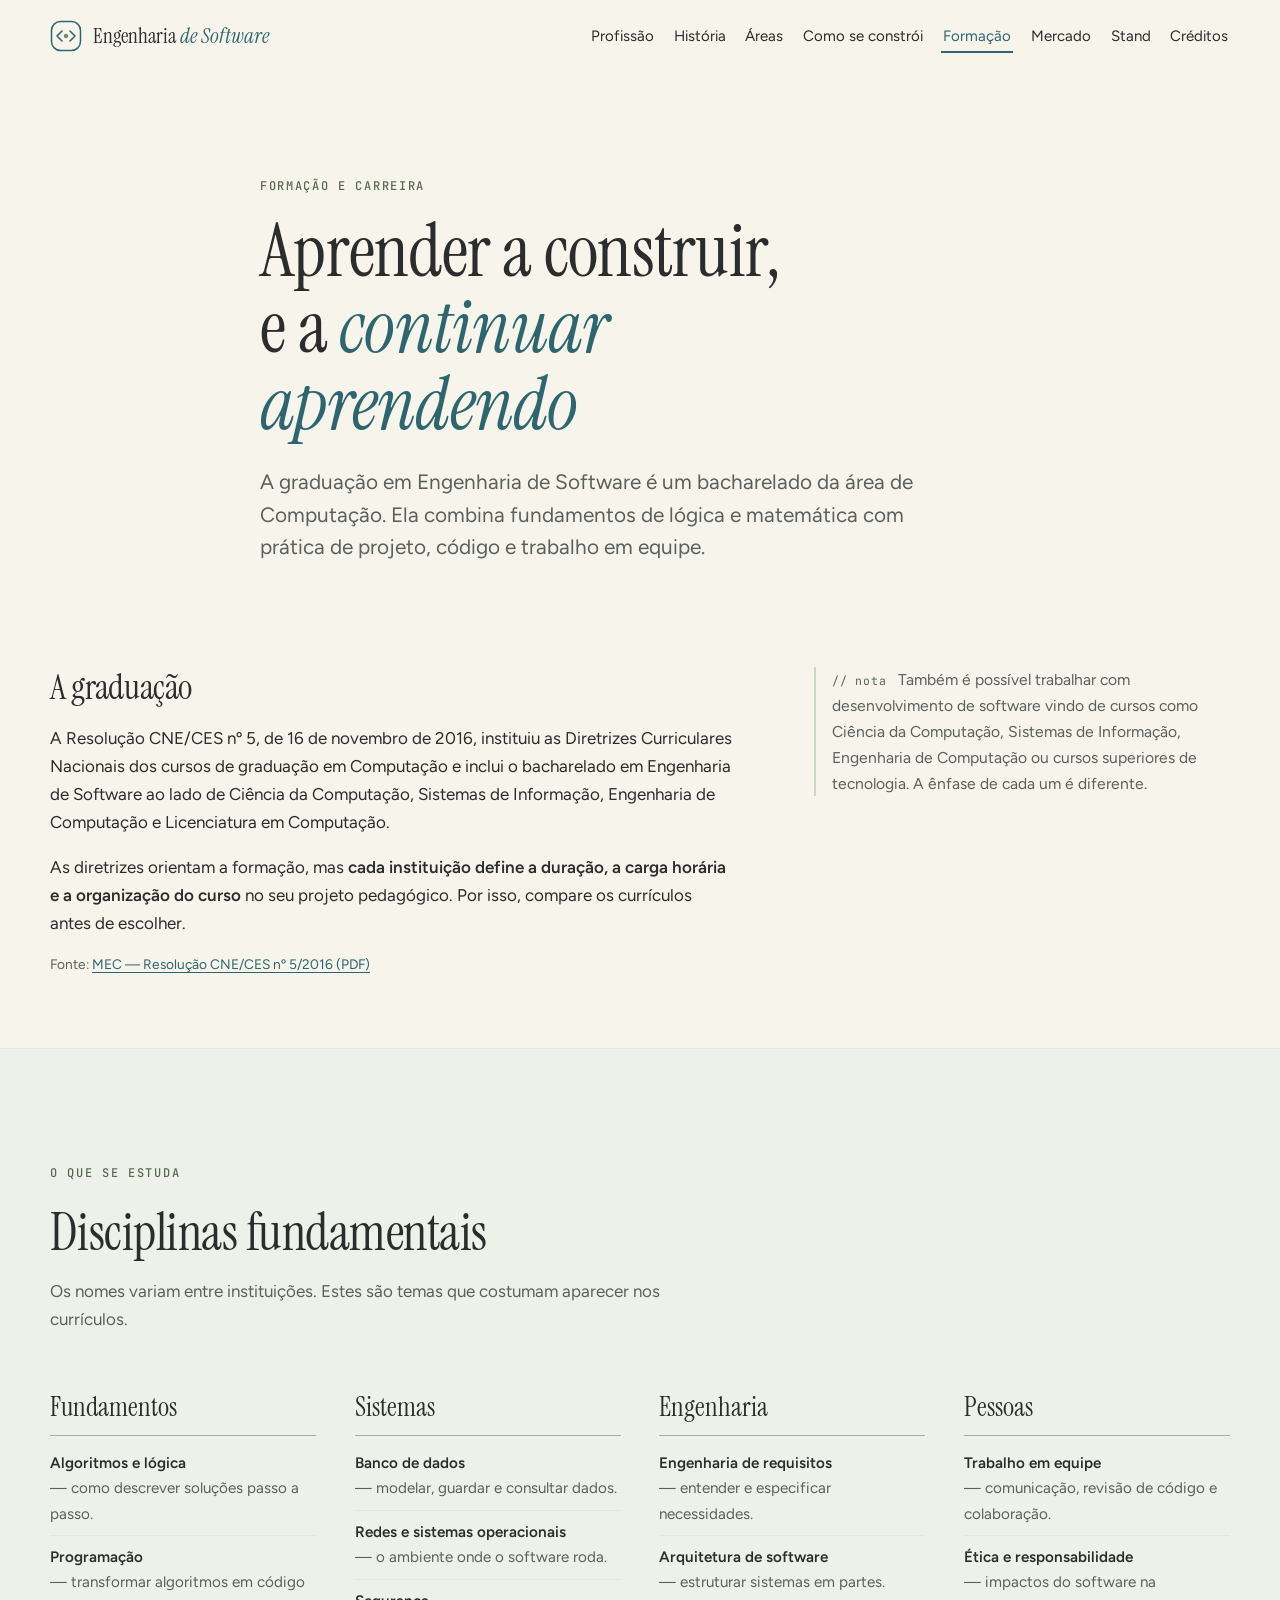
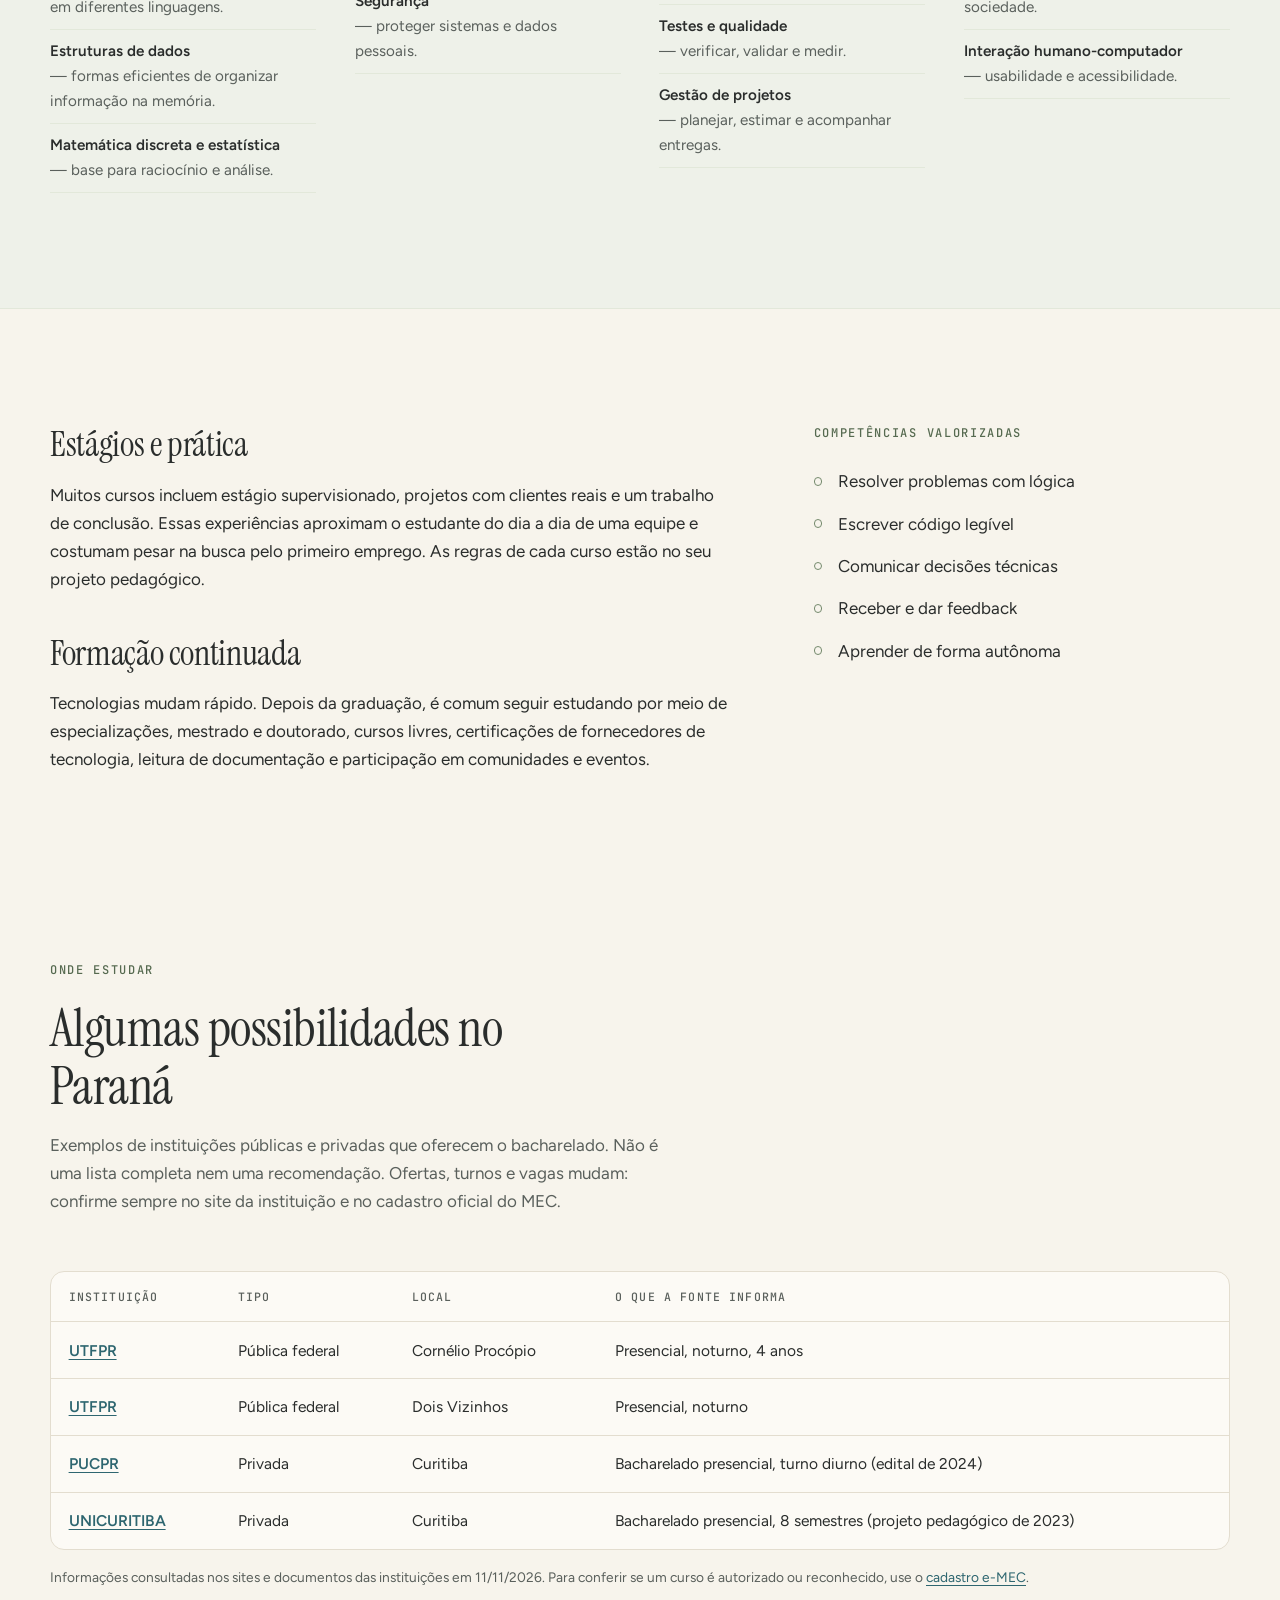
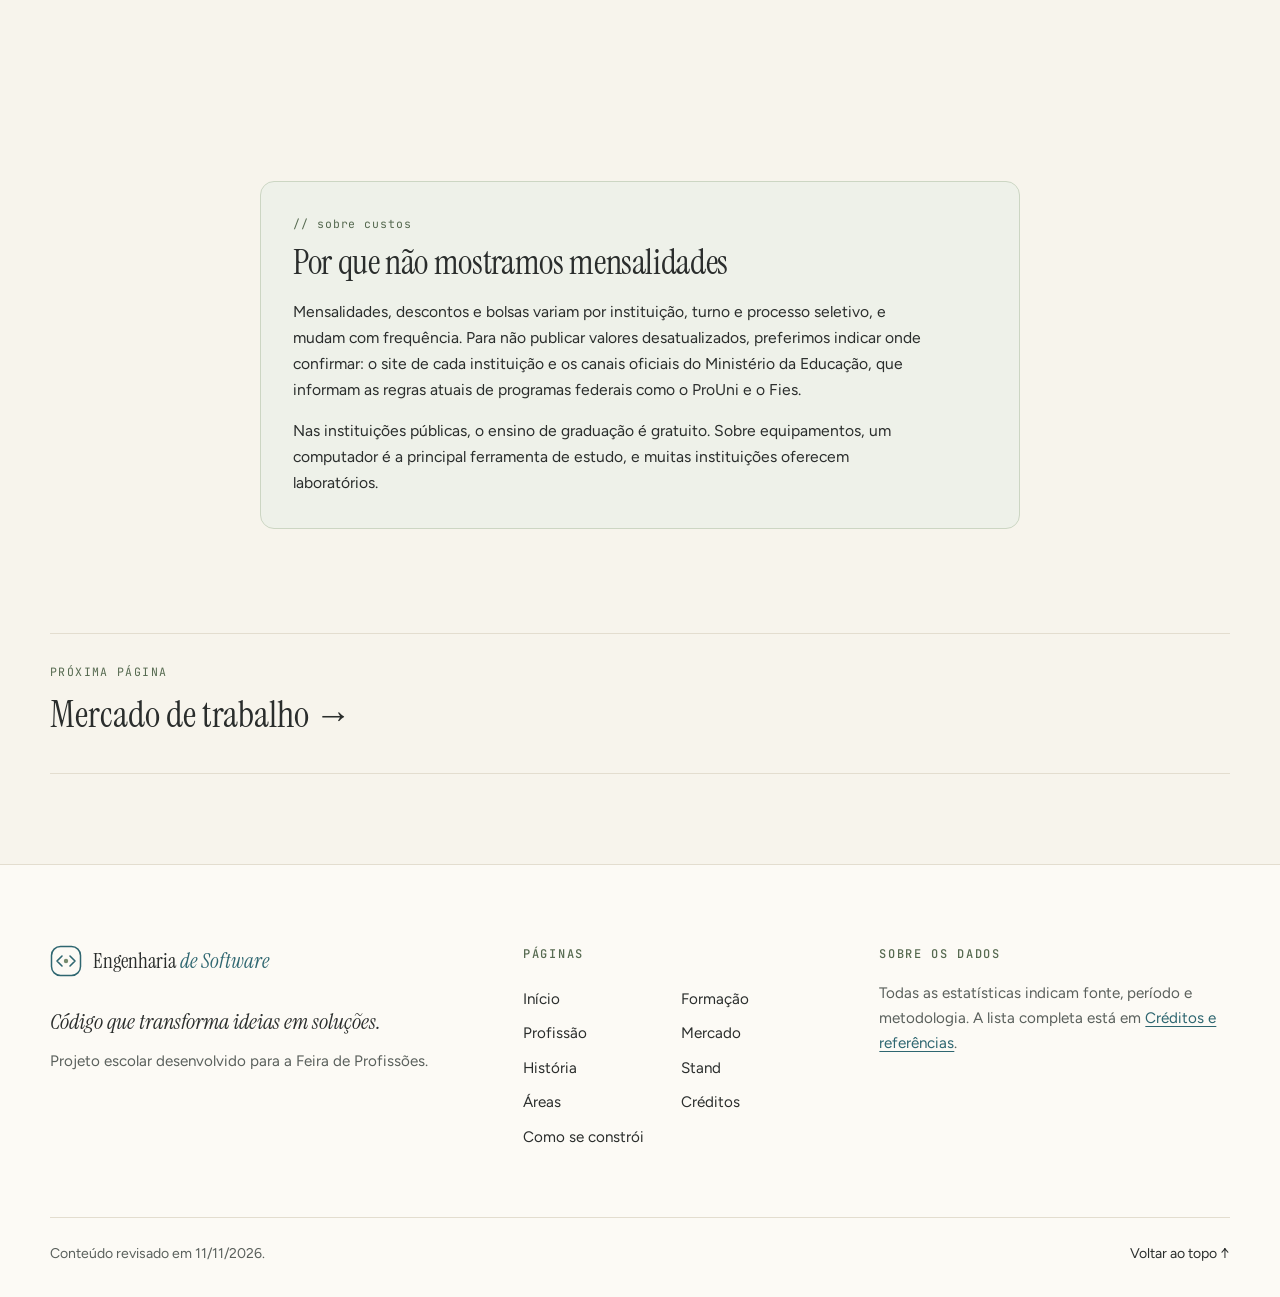
<file: pages/formacao.html>
<!DOCTYPE html>
<html lang="pt-BR">
<head>
  <meta charset="utf-8">
  <meta name="viewport" content="width=device-width, initial-scale=1">
  <title>Formação e carreira · Engenharia de Software</title>
  <meta name="description" content="Graduação em Engenharia de Software, disciplinas, estágios, formação continuada e onde estudar.">
  <meta name="theme-color" content="#f7f4ec">
  <link rel="icon" href="../assets/icons/favicon.svg" type="image/svg+xml">
  <!-- Fontes gratuitas (Google Fonts). Sem internet, o CSS usa fontes de reserva. -->
  <link rel="preconnect" href="https://fonts.googleapis.com">
  <link rel="preconnect" href="https://fonts.gstatic.com" crossorigin>
  <link rel="stylesheet" href="https://fonts.googleapis.com/css2?family=Figtree:wght@400;500;600&amp;family=Instrument+Serif:ital@0;1&amp;family=JetBrains+Mono:wght@400;500&amp;display=swap">
  <link rel="stylesheet" href="../css/style.css">
  <link rel="stylesheet" href="../css/components.css">
  <link rel="stylesheet" href="../css/pages.css">
  <script>document.documentElement.classList.add('js');</script>
  <script src="../js/navigation.js" defer></script>
  <script src="../js/main.js" defer></script>
  <script src="../js/interactions.js" defer></script>
</head>
<body class="page page--formacao">
  <a class="skip-link" href="#conteudo">Pular para o conteúdo</a>

  <header class="site-header" id="topo">
    <div class="container site-header__inner">
      <a class="brand" href="../index.html">
        <svg class="brand__mark" viewBox="0 0 32 32" aria-hidden="true" focusable="false"><rect x="1.5" y="1.5" width="29" height="29" rx="9" fill="none" stroke="currentColor" stroke-width="1.5"/><path d="M12 11l-5 5 5 5M20 11l5 5-5 5" fill="none" stroke="currentColor" stroke-width="1.6" stroke-linecap="round" stroke-linejoin="round"/><circle cx="16" cy="16" r="2.2" fill="var(--sage-600)"/></svg>
        <span class="brand__name">Engenharia <em>de Software</em></span>
      </a>
      <button class="nav-toggle" type="button" aria-expanded="false" aria-controls="site-nav">
        <span class="nav-toggle__icon" aria-hidden="true"></span>
        <span class="nav-toggle__text">Menu</span>
      </button>
      <nav class="site-nav" id="site-nav" aria-label="Navegação principal">
        <ul class="site-nav__list">
          <li class="site-nav__home"><a href="../index.html">Início</a></li>
          <li><a href="../pages/profissao.html">Profissão</a></li>
          <li><a href="../pages/historia.html">História</a></li>
          <li><a href="../pages/areas.html">Áreas</a></li>
          <li><a href="../pages/desenvolvimento.html">Como se constrói</a></li>
          <li><a href="../pages/formacao.html" aria-current="page">Formação</a></li>
          <li><a href="../pages/mercado.html">Mercado</a></li>
          <li><a href="../pages/stand.html">Stand</a></li>
          <li><a href="../pages/creditos.html">Créditos</a></li>
        </ul>
      </nav>
    </div>
  </header>

  <main id="conteudo">
    <header class="page-head">
      <div class="container narrow">
        <p class="eyebrow">Formação e carreira</p>
        <h1 class="page-head__title">Aprender a construir, e a <em>continuar aprendendo</em></h1>
        <p class="page-head__lede">A graduação em Engenharia de Software é um bacharelado da área de Computação. Ela combina fundamentos de lógica e matemática com prática de projeto, código e trabalho em equipe.</p>
      </div>
    </header>

    <section class="section section--tight" aria-labelledby="graduacao-title">
      <div class="container split">
        <div class="split__main reveal">
          <h2 id="graduacao-title" class="h3">A graduação</h2>
          <p>A Resolução CNE/CES nº 5, de 16 de novembro de 2016, instituiu as Diretrizes Curriculares Nacionais dos cursos de graduação em Computação e inclui o bacharelado em Engenharia de Software ao lado de Ciência da Computação, Sistemas de Informação, Engenharia de Computação e Licenciatura em Computação.</p>
          <p>As diretrizes orientam a formação, mas <strong>cada instituição define a duração, a carga horária e a organização do curso</strong> no seu projeto pedagógico. Por isso, compare os currículos antes de escolher.</p>
          <p class="source">Fonte: <a href="http://portal.mec.gov.br/docman/novembro-2016-pdf/52101-rces005-16-pdf/file" target="_blank" rel="noopener noreferrer">MEC — Resolução CNE/CES nº 5/2016 (PDF)<span class="sr-only"> (abre em nova aba)</span></a></p>
        </div>
        <aside class="split__side reveal" aria-label="Outros caminhos">
          <p class="note"><span class="note__tag">nota</span> Também é possível trabalhar com desenvolvimento de software vindo de cursos como Ciência da Computação, Sistemas de Informação, Engenharia de Computação ou cursos superiores de tecnologia. A ênfase de cada um é diferente.</p>
        </aside>
      </div>
    </section>

    <section class="section section--sage" aria-labelledby="disciplinas-title">
      <div class="container">
        <header class="section-head reveal">
          <p class="eyebrow">O que se estuda</p>
          <h2 id="disciplinas-title" class="h2">Disciplinas fundamentais</h2>
          <p class="section-head__lede">Os nomes variam entre instituições. Estes são temas que costumam aparecer nos currículos.</p>
        </header>
        <div class="curriculum reveal">
          <div class="curriculum__group">
            <h3>Fundamentos</h3>
            <ul>
              <li><strong>Algoritmos e lógica</strong> — como descrever soluções passo a passo.</li>
              <li><strong>Programação</strong> — transformar algoritmos em código em diferentes linguagens.</li>
              <li><strong>Estruturas de dados</strong> — formas eficientes de organizar informação na memória.</li>
              <li><strong>Matemática discreta e estatística</strong> — base para raciocínio e análise.</li>
            </ul>
          </div>
          <div class="curriculum__group">
            <h3>Sistemas</h3>
            <ul>
              <li><strong>Banco de dados</strong> — modelar, guardar e consultar dados.</li>
              <li><strong>Redes e sistemas operacionais</strong> — o ambiente onde o software roda.</li>
              <li><strong>Segurança</strong> — proteger sistemas e dados pessoais.</li>
            </ul>
          </div>
          <div class="curriculum__group">
            <h3>Engenharia</h3>
            <ul>
              <li><strong>Engenharia de requisitos</strong> — entender e especificar necessidades.</li>
              <li><strong>Arquitetura de software</strong> — estruturar sistemas em partes.</li>
              <li><strong>Testes e qualidade</strong> — verificar, validar e medir.</li>
              <li><strong>Gestão de projetos</strong> — planejar, estimar e acompanhar entregas.</li>
            </ul>
          </div>
          <div class="curriculum__group">
            <h3>Pessoas</h3>
            <ul>
              <li><strong>Trabalho em equipe</strong> — comunicação, revisão de código e colaboração.</li>
              <li><strong>Ética e responsabilidade</strong> — impactos do software na sociedade.</li>
              <li><strong>Interação humano-computador</strong> — usabilidade e acessibilidade.</li>
            </ul>
          </div>
        </div>
      </div>
    </section>

    <section class="section" aria-labelledby="pratica-title">
      <div class="container split">
        <div class="split__main reveal">
          <h2 id="pratica-title" class="h3">Estágios e prática</h2>
          <p>Muitos cursos incluem estágio supervisionado, projetos com clientes reais e um trabalho de conclusão. Essas experiências aproximam o estudante do dia a dia de uma equipe e costumam pesar na busca pelo primeiro emprego. As regras de cada curso estão no seu projeto pedagógico.</p>
          <h2 class="h3 h3--spaced">Formação continuada</h2>
          <p>Tecnologias mudam rápido. Depois da graduação, é comum seguir estudando por meio de especializações, mestrado e doutorado, cursos livres, certificações de fornecedores de tecnologia, leitura de documentação e participação em comunidades e eventos.</p>
        </div>
        <aside class="split__side reveal" aria-label="Competências">
          <p class="eyebrow">Competências valorizadas</p>
          <ul class="tick-list">
            <li>Resolver problemas com lógica</li>
            <li>Escrever código legível</li>
            <li>Comunicar decisões técnicas</li>
            <li>Receber e dar feedback</li>
            <li>Aprender de forma autônoma</li>
          </ul>
        </aside>
      </div>
    </section>

    <section class="section section--tight" aria-labelledby="onde-title">
      <div class="container">
        <header class="section-head reveal">
          <p class="eyebrow">Onde estudar</p>
          <h2 id="onde-title" class="h2">Algumas possibilidades no Paraná</h2>
          <p class="section-head__lede">Exemplos de instituições públicas e privadas que oferecem o bacharelado. Não é uma lista completa nem uma recomendação. Ofertas, turnos e vagas mudam: confirme sempre no site da instituição e no cadastro oficial do MEC.</p>
        </header>
        <div class="table-wrap reveal">
          <table class="data-table">
            <caption class="sr-only">Exemplos de instituições que oferecem Engenharia de Software no Paraná</caption>
            <thead>
              <tr><th scope="col">Instituição</th><th scope="col">Tipo</th><th scope="col">Local</th><th scope="col">O que a fonte informa</th></tr>
            </thead>
            <tbody>
              <tr>
                <th scope="row"><a href="https://www.utfpr.edu.br/cursos/coordenacoes/graduacao/cornelio-procopio/cp-bacharelado-em-engenharia-de-software" target="_blank" rel="noopener noreferrer">UTFPR<span class="sr-only"> (abre em nova aba)</span></a></th>
                <td>Pública federal</td><td>Cornélio Procópio</td><td>Presencial, noturno, 4 anos</td>
              </tr>
              <tr>
                <th scope="row"><a href="https://www.utfpr.edu.br/cursos/coordenacoes/graduacao/dois-vizinhos/dv-bacharelado-em-engenharia-de-software" target="_blank" rel="noopener noreferrer">UTFPR<span class="sr-only"> (abre em nova aba)</span></a></th>
                <td>Pública federal</td><td>Dois Vizinhos</td><td>Presencial, noturno</td>
              </tr>
              <tr>
                <th scope="row"><a href="https://static.pucpr.br/pucpr/2024/04/re-093-2024-consun_ps-enem-demais-cursos-presenciais-2024-2_1a-retificacao.pdf" target="_blank" rel="noopener noreferrer">PUCPR<span class="sr-only"> (abre em nova aba)</span></a></th>
                <td>Privada</td><td>Curitiba</td><td>Bacharelado presencial, turno diurno (edital de 2024)</td>
              </tr>
              <tr>
                <th scope="row"><a href="https://unicuritiba.edu.br/wp-content/uploads/2024/03/PPC_Bach.Eng_.de-Software.pdf" target="_blank" rel="noopener noreferrer">UNICURITIBA<span class="sr-only"> (abre em nova aba)</span></a></th>
                <td>Privada</td><td>Curitiba</td><td>Bacharelado presencial, 8 semestres (projeto pedagógico de 2023)</td>
              </tr>
            </tbody>
          </table>
        </div>
        <p class="source">Informações consultadas nos sites e documentos das instituições em 11/11/2026. Para conferir se um curso é autorizado ou reconhecido, use o <a href="https://emec.mec.gov.br/" target="_blank" rel="noopener noreferrer">cadastro e-MEC<span class="sr-only"> (abre em nova aba)</span></a>.</p>
      </div>
    </section>

    <section class="section section--tight" aria-labelledby="custos-title">
      <div class="container narrow">
        <div class="note note--block reveal">
          <span class="note__tag">sobre custos</span>
          <h2 id="custos-title" class="h3">Por que não mostramos mensalidades</h2>
          <p>Mensalidades, descontos e bolsas variam por instituição, turno e processo seletivo, e mudam com frequência. Para não publicar valores desatualizados, preferimos indicar onde confirmar: o site de cada instituição e os canais oficiais do Ministério da Educação, que informam as regras atuais de programas federais como o ProUni e o Fies.</p>
          <p>Nas instituições públicas, o ensino de graduação é gratuito. Sobre equipamentos, um computador é a principal ferramenta de estudo, e muitas instituições oferecem laboratórios.</p>
        </div>
      </div>
    </section>

    <nav class="page-next container" aria-label="Próxima página">
      <a href="../pages/mercado.html"><span class="page-next__label">Próxima página</span><span class="page-next__title">Mercado de trabalho <span aria-hidden="true">→</span></span></a>
    </nav>

  </main>

  <footer class="site-footer">
    <div class="container">
      <div class="site-footer__grid">
        <div class="site-footer__about">
          <a class="brand brand--footer" href="../index.html">
            <svg class="brand__mark" viewBox="0 0 32 32" aria-hidden="true" focusable="false"><rect x="1.5" y="1.5" width="29" height="29" rx="9" fill="none" stroke="currentColor" stroke-width="1.5"/><path d="M12 11l-5 5 5 5M20 11l5 5-5 5" fill="none" stroke="currentColor" stroke-width="1.6" stroke-linecap="round" stroke-linejoin="round"/><circle cx="16" cy="16" r="2.2" fill="var(--sage-600)"/></svg>
            <span class="brand__name">Engenharia <em>de Software</em></span>
          </a>
          <p class="site-footer__slogan">Código que transforma ideias em soluções.</p>
          <p class="site-footer__note">Projeto escolar desenvolvido para a Feira de Profissões.</p>
        </div>
        <nav class="site-footer__nav" aria-label="Páginas do site">
          <p class="eyebrow">Páginas</p>
          <ul>
            <li><a href="../index.html">Início</a></li>
            <li><a href="../pages/profissao.html">Profissão</a></li>
            <li><a href="../pages/historia.html">História</a></li>
            <li><a href="../pages/areas.html">Áreas</a></li>
            <li><a href="../pages/desenvolvimento.html">Como se constrói</a></li>
            <li><a href="../pages/formacao.html">Formação</a></li>
            <li><a href="../pages/mercado.html">Mercado</a></li>
            <li><a href="../pages/stand.html">Stand</a></li>
            <li><a href="../pages/creditos.html">Créditos</a></li>
          </ul>
        </nav>
        <div class="site-footer__sources">
          <p class="eyebrow">Sobre os dados</p>
          <p>Todas as estatísticas indicam fonte, período e metodologia. A lista completa está em <a href="../pages/creditos.html">Créditos e referências</a>.</p>
        </div>
      </div>
      <div class="site-footer__bottom">
        <p>Conteúdo revisado em 11/11/2026.</p>
        <a class="site-footer__top" href="#topo">Voltar ao topo <span aria-hidden="true">↑</span></a>
      </div>
    </div>
  </footer>

  <button class="to-top" type="button" aria-label="Voltar ao topo da página" hidden>
    <svg viewBox="0 0 24 24" aria-hidden="true" focusable="false"><path d="M12 19V5M6 11l6-6 6 6"/></svg>
  </button>

</body>
</html>
</file>
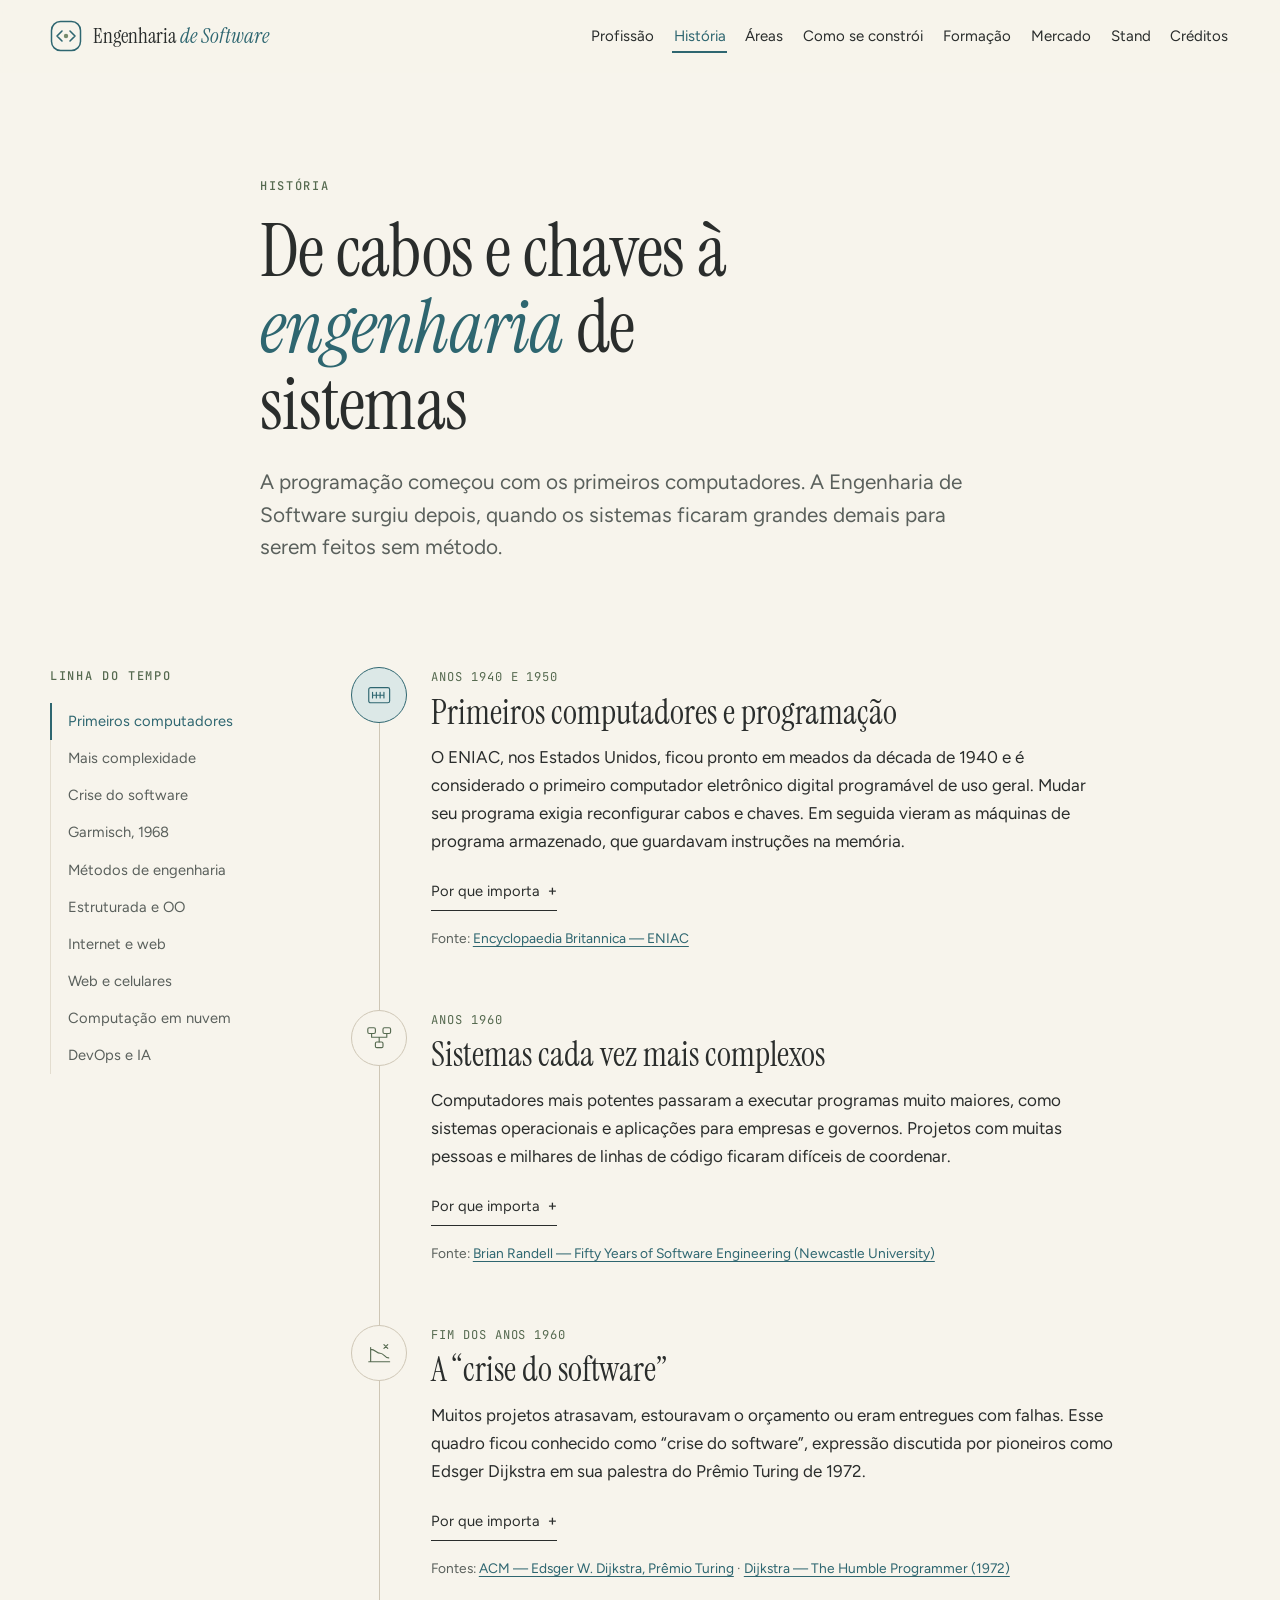
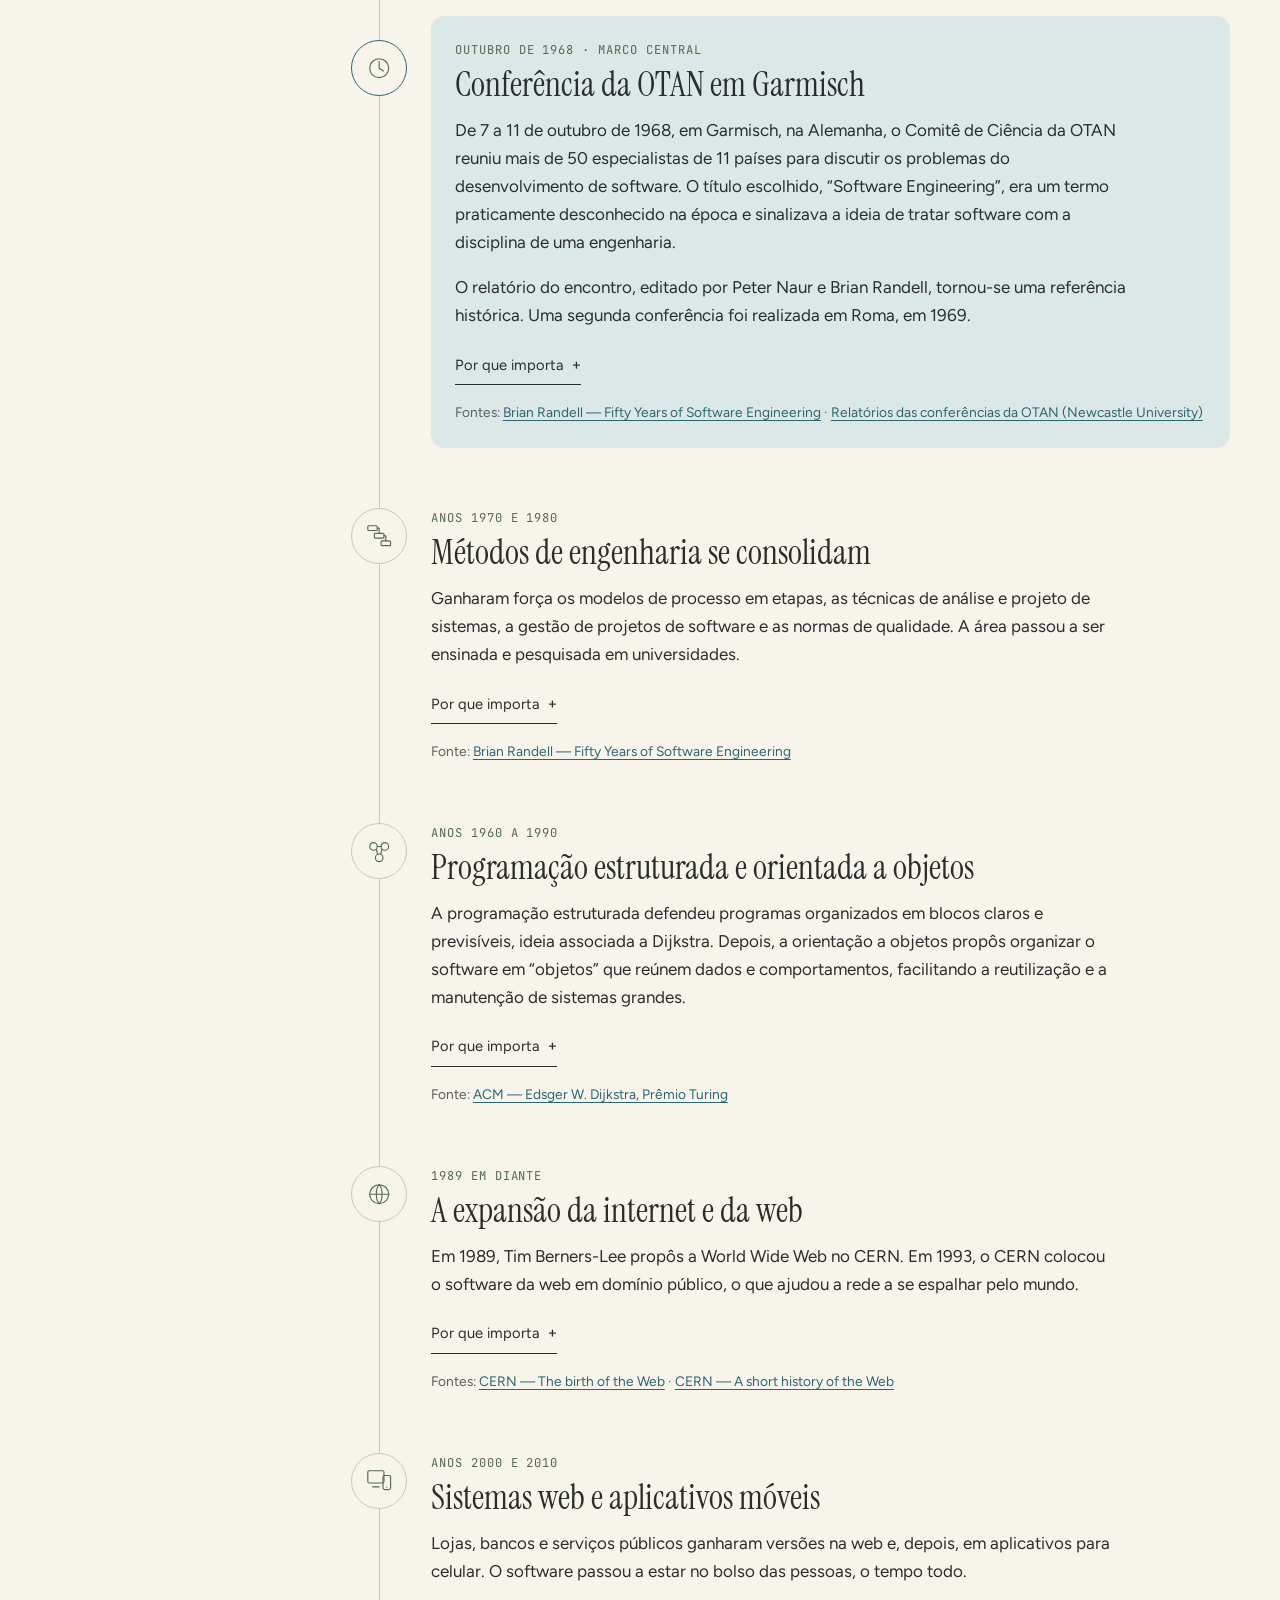
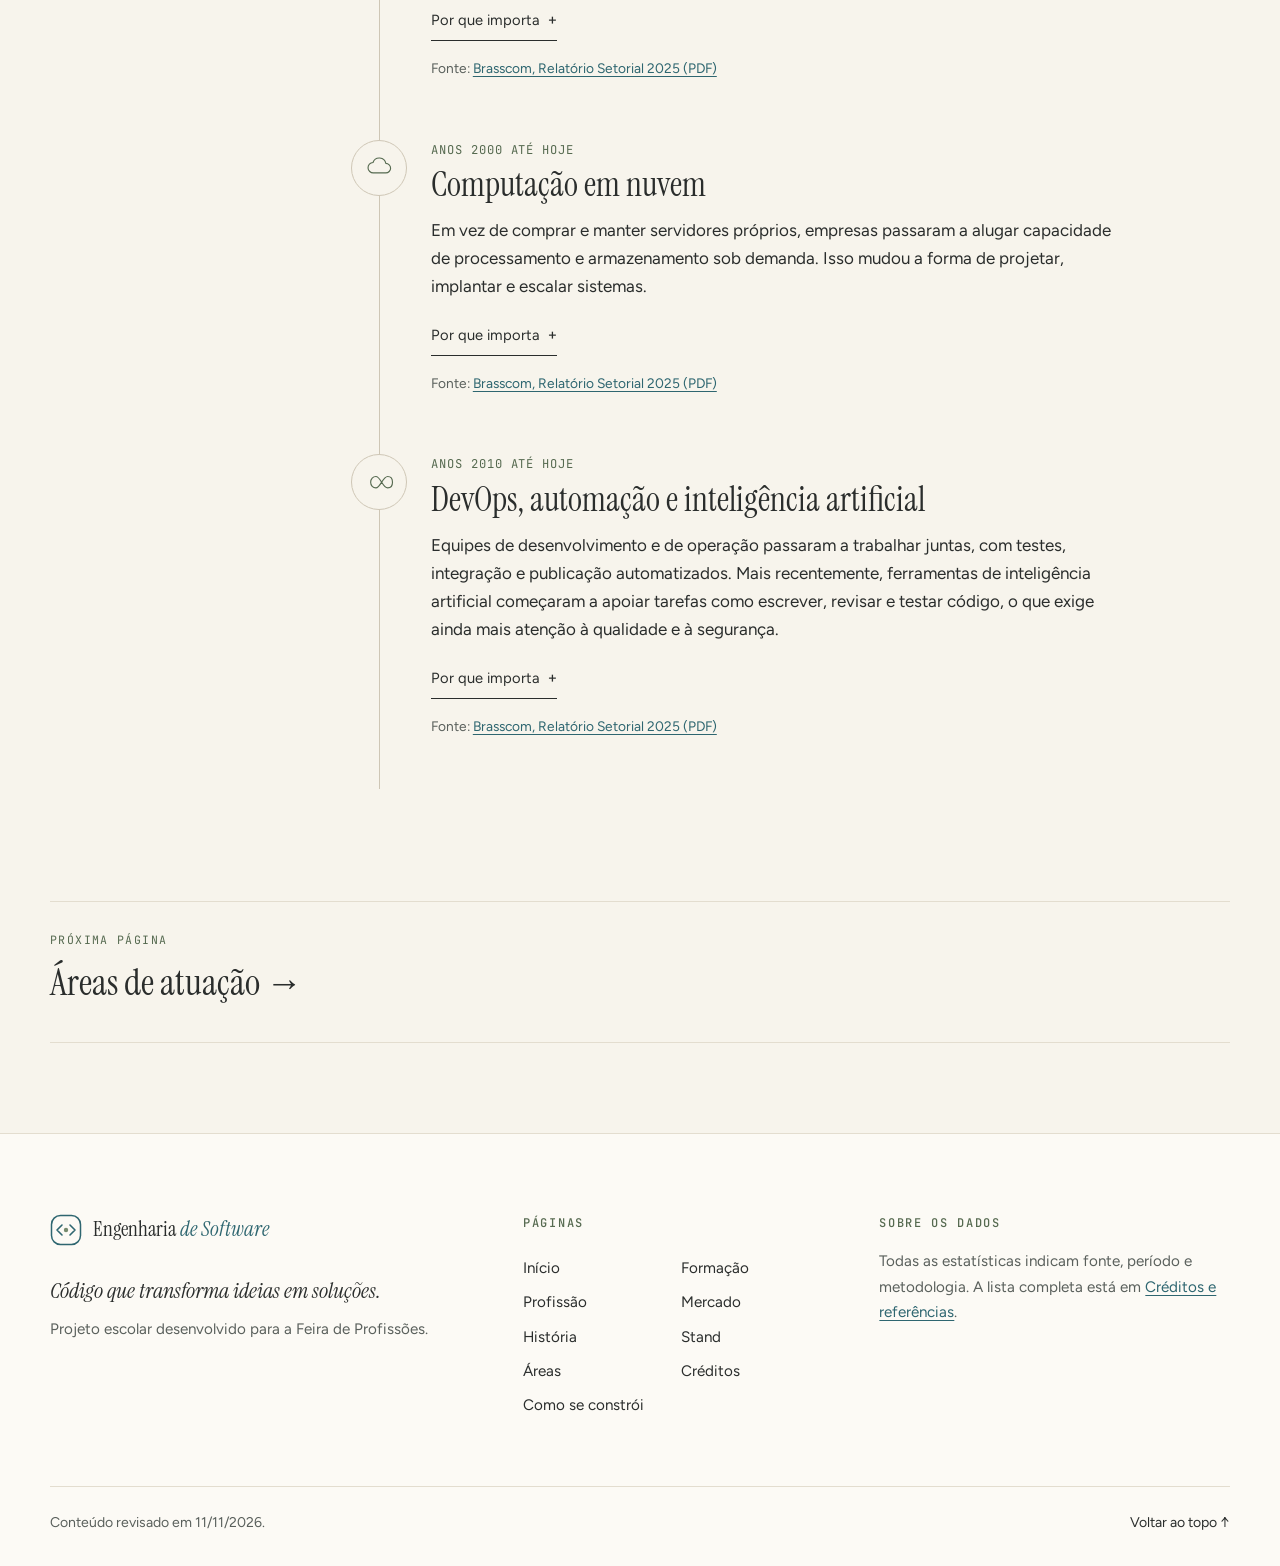
<file: pages/historia.html>
<!DOCTYPE html>
<html lang="pt-BR">
<head>
  <meta charset="utf-8">
  <meta name="viewport" content="width=device-width, initial-scale=1">
  <title>História · Engenharia de Software</title>
  <meta name="description" content="Linha do tempo da Engenharia de Software: dos primeiros computadores à conferência da OTAN de 1968, internet, nuvem, DevOps e inteligência artificial.">
  <meta name="theme-color" content="#f7f4ec">
  <link rel="icon" href="../assets/icons/favicon.svg" type="image/svg+xml">
  <!-- Fontes gratuitas (Google Fonts). Sem internet, o CSS usa fontes de reserva. -->
  <link rel="preconnect" href="https://fonts.googleapis.com">
  <link rel="preconnect" href="https://fonts.gstatic.com" crossorigin>
  <link rel="stylesheet" href="https://fonts.googleapis.com/css2?family=Figtree:wght@400;500;600&amp;family=Instrument+Serif:ital@0;1&amp;family=JetBrains+Mono:wght@400;500&amp;display=swap">
  <link rel="stylesheet" href="../css/style.css">
  <link rel="stylesheet" href="../css/components.css">
  <link rel="stylesheet" href="../css/pages.css">
  <script>document.documentElement.classList.add('js');</script>
  <script src="../js/navigation.js" defer></script>
  <script src="../js/main.js" defer></script>
  <script src="../js/interactions.js" defer></script>
</head>
<body class="page page--historia">
  <a class="skip-link" href="#conteudo">Pular para o conteúdo</a>

  <header class="site-header" id="topo">
    <div class="container site-header__inner">
      <a class="brand" href="../index.html">
        <svg class="brand__mark" viewBox="0 0 32 32" aria-hidden="true" focusable="false"><rect x="1.5" y="1.5" width="29" height="29" rx="9" fill="none" stroke="currentColor" stroke-width="1.5"/><path d="M12 11l-5 5 5 5M20 11l5 5-5 5" fill="none" stroke="currentColor" stroke-width="1.6" stroke-linecap="round" stroke-linejoin="round"/><circle cx="16" cy="16" r="2.2" fill="var(--sage-600)"/></svg>
        <span class="brand__name">Engenharia <em>de Software</em></span>
      </a>
      <button class="nav-toggle" type="button" aria-expanded="false" aria-controls="site-nav">
        <span class="nav-toggle__icon" aria-hidden="true"></span>
        <span class="nav-toggle__text">Menu</span>
      </button>
      <nav class="site-nav" id="site-nav" aria-label="Navegação principal">
        <ul class="site-nav__list">
          <li class="site-nav__home"><a href="../index.html">Início</a></li>
          <li><a href="../pages/profissao.html">Profissão</a></li>
          <li><a href="../pages/historia.html" aria-current="page">História</a></li>
          <li><a href="../pages/areas.html">Áreas</a></li>
          <li><a href="../pages/desenvolvimento.html">Como se constrói</a></li>
          <li><a href="../pages/formacao.html">Formação</a></li>
          <li><a href="../pages/mercado.html">Mercado</a></li>
          <li><a href="../pages/stand.html">Stand</a></li>
          <li><a href="../pages/creditos.html">Créditos</a></li>
        </ul>
      </nav>
    </div>
  </header>

  <main id="conteudo">
    <header class="page-head">
      <div class="container narrow">
        <p class="eyebrow">História</p>
        <h1 class="page-head__title">De cabos e chaves à <em>engenharia</em> de sistemas</h1>
        <p class="page-head__lede">A programação começou com os primeiros computadores. A Engenharia de Software surgiu depois, quando os sistemas ficaram grandes demais para serem feitos sem método.</p>
      </div>
    </header>

    <section class="section section--tight" aria-labelledby="linha-title">
      <div class="container timeline-layout">
        <aside class="timeline-index" aria-labelledby="linha-title">
          <h2 id="linha-title" class="timeline-index__title">Linha do tempo</h2>
          <ol class="timeline-index__list">
            <li><a href="#marco-1">Primeiros computadores</a></li>
            <li><a href="#marco-2">Mais complexidade</a></li>
            <li><a href="#marco-3">Crise do software</a></li>
            <li><a href="#marco-4">Garmisch, 1968</a></li>
            <li><a href="#marco-5">Métodos de engenharia</a></li>
            <li><a href="#marco-6">Estruturada e OO</a></li>
            <li><a href="#marco-7">Internet e web</a></li>
            <li><a href="#marco-8">Web e celulares</a></li>
            <li><a href="#marco-9">Computação em nuvem</a></li>
            <li><a href="#marco-10">DevOps e IA</a></li>
          </ol>
        </aside>

        <ol class="timeline" data-timeline>
          <li class="milestone" id="marco-1">
            <div class="milestone__mark" aria-hidden="true">
              <svg viewBox="0 0 64 64"><rect x="10" y="16" width="44" height="32" rx="4"/><path d="M18 26v12M26 26v12M34 26v12M42 26v12M18 32h24"/></svg>
            </div>
            <div class="milestone__body">
              <p class="milestone__period">Anos 1940 e 1950</p>
              <h3>Primeiros computadores e programação</h3>
              <p>O ENIAC, nos Estados Unidos, ficou pronto em meados da década de 1940 e é considerado o primeiro computador eletrônico digital programável de uso geral. Mudar seu programa exigia reconfigurar cabos e chaves. Em seguida vieram as máquinas de programa armazenado, que guardavam instruções na memória.</p>
              <button class="milestone__more" type="button" aria-expanded="false" aria-controls="mais-1">Por que importa</button>
              <p class="milestone__extra" id="mais-1" hidden>Programar já existia desde esses primeiros computadores: a Engenharia de Software não inventou a programação, ela veio organizar o trabalho quando ele cresceu.</p>
              <p class="source">Fonte: <a href="https://www.britannica.com/technology/ENIAC" target="_blank" rel="noopener noreferrer">Encyclopaedia Britannica — ENIAC<span class="sr-only"> (abre em nova aba)</span></a></p>
            </div>
          </li>

          <li class="milestone" id="marco-2">
            <div class="milestone__mark" aria-hidden="true">
              <svg viewBox="0 0 64 64"><rect x="8" y="10" width="16" height="12" rx="3"/><rect x="40" y="10" width="16" height="12" rx="3"/><rect x="24" y="40" width="16" height="12" rx="3"/><path d="M16 22v8h32v-8M32 30v10"/></svg>
            </div>
            <div class="milestone__body">
              <p class="milestone__period">Anos 1960</p>
              <h3>Sistemas cada vez mais complexos</h3>
              <p>Computadores mais potentes passaram a executar programas muito maiores, como sistemas operacionais e aplicações para empresas e governos. Projetos com muitas pessoas e milhares de linhas de código ficaram difíceis de coordenar.</p>
              <button class="milestone__more" type="button" aria-expanded="false" aria-controls="mais-2">Por que importa</button>
              <p class="milestone__extra" id="mais-2" hidden>O tamanho mudou a natureza do problema: além de escrever código, era preciso dividir o trabalho, comunicar decisões e controlar mudanças.</p>
              <p class="source">Fonte: <a href="https://arxiv.org/pdf/1805.02742" target="_blank" rel="noopener noreferrer">Brian Randell — Fifty Years of Software Engineering (Newcastle University)<span class="sr-only"> (abre em nova aba)</span></a></p>
            </div>
          </li>

          <li class="milestone" id="marco-3">
            <div class="milestone__mark" aria-hidden="true">
              <svg viewBox="0 0 64 64"><path d="M10 50h44M14 50V20M14 24c10 0 12 8 20 8s10 10 18 10" /><path d="M42 14l8 8M50 14l-8 8"/></svg>
            </div>
            <div class="milestone__body">
              <p class="milestone__period">Fim dos anos 1960</p>
              <h3>A “crise do software”</h3>
              <p>Muitos projetos atrasavam, estouravam o orçamento ou eram entregues com falhas. Esse quadro ficou conhecido como “crise do software”, expressão discutida por pioneiros como Edsger Dijkstra em sua palestra do Prêmio Turing de 1972.</p>
              <button class="milestone__more" type="button" aria-expanded="false" aria-controls="mais-3">Por que importa</button>
              <p class="milestone__extra" id="mais-3" hidden>A crise mostrou que talento individual não bastava: eram necessários métodos, processos e formação específica.</p>
              <p class="source">Fontes:
                <a href="https://amturing.acm.org/award_winners/dijkstra_1053701" target="_blank" rel="noopener noreferrer">ACM — Edsger W. Dijkstra, Prêmio Turing<span class="sr-only"> (abre em nova aba)</span></a> ·
                <a href="https://www.cs.utexas.edu/~EWD/transcriptions/EWD03xx/EWD340.html" target="_blank" rel="noopener noreferrer">Dijkstra — The Humble Programmer (1972)<span class="sr-only"> (abre em nova aba)</span></a></p>
            </div>
          </li>

          <li class="milestone milestone--key" id="marco-4">
            <div class="milestone__mark" aria-hidden="true">
              <svg viewBox="0 0 64 64"><circle cx="32" cy="32" r="20"/><path d="M32 18v14l9 6"/></svg>
            </div>
            <div class="milestone__body">
              <p class="milestone__period">Outubro de 1968 · marco central</p>
              <h3>Conferência da OTAN em Garmisch</h3>
              <p>De 7 a 11 de outubro de 1968, em Garmisch, na Alemanha, o Comitê de Ciência da OTAN reuniu mais de 50 especialistas de 11 países para discutir os problemas do desenvolvimento de software. O título escolhido, “Software Engineering”, era um termo praticamente desconhecido na época e sinalizava a ideia de tratar software com a disciplina de uma engenharia.</p>
              <p>O relatório do encontro, editado por Peter Naur e Brian Randell, tornou-se uma referência histórica. Uma segunda conferência foi realizada em Roma, em 1969.</p>
              <button class="milestone__more" type="button" aria-expanded="false" aria-controls="mais-4">Por que importa</button>
              <p class="milestone__extra" id="mais-4" hidden>A conferência não marca o início da programação, que já existia havia mais de duas décadas. Ela é um marco para a consolidação da Engenharia de Software como disciplina.</p>
              <p class="source">Fontes:
                <a href="https://arxiv.org/pdf/1805.02742" target="_blank" rel="noopener noreferrer">Brian Randell — Fifty Years of Software Engineering<span class="sr-only"> (abre em nova aba)</span></a> ·
                <a href="http://homepages.cs.ncl.ac.uk/brian.randell/NATO" target="_blank" rel="noopener noreferrer">Relatórios das conferências da OTAN (Newcastle University)<span class="sr-only"> (abre em nova aba)</span></a></p>
            </div>
          </li>

          <li class="milestone" id="marco-5">
            <div class="milestone__mark" aria-hidden="true">
              <svg viewBox="0 0 64 64"><rect x="8" y="10" width="20" height="10" rx="2"/><rect x="22" y="26" width="20" height="10" rx="2"/><rect x="36" y="42" width="20" height="10" rx="2"/><path d="M28 15h4v11M42 31h4v11"/></svg>
            </div>
            <div class="milestone__body">
              <p class="milestone__period">Anos 1970 e 1980</p>
              <h3>Métodos de engenharia se consolidam</h3>
              <p>Ganharam força os modelos de processo em etapas, as técnicas de análise e projeto de sistemas, a gestão de projetos de software e as normas de qualidade. A área passou a ser ensinada e pesquisada em universidades.</p>
              <button class="milestone__more" type="button" aria-expanded="false" aria-controls="mais-5">Por que importa</button>
              <p class="milestone__extra" id="mais-5" hidden>Muitos conceitos usados até hoje, como requisitos, especificação, revisão e testes sistemáticos, foram organizados nesse período.</p>
              <p class="source">Fonte: <a href="https://arxiv.org/pdf/1805.02742" target="_blank" rel="noopener noreferrer">Brian Randell — Fifty Years of Software Engineering<span class="sr-only"> (abre em nova aba)</span></a></p>
            </div>
          </li>

          <li class="milestone" id="marco-6">
            <div class="milestone__mark" aria-hidden="true">
              <svg viewBox="0 0 64 64"><circle cx="20" cy="22" r="8"/><circle cx="44" cy="22" r="8"/><circle cx="32" cy="46" r="8"/><path d="M26 28l3 11M38 28l-3 11M28 22h8"/></svg>
            </div>
            <div class="milestone__body">
              <p class="milestone__period">Anos 1960 a 1990</p>
              <h3>Programação estruturada e orientada a objetos</h3>
              <p>A programação estruturada defendeu programas organizados em blocos claros e previsíveis, ideia associada a Dijkstra. Depois, a orientação a objetos propôs organizar o software em “objetos” que reúnem dados e comportamentos, facilitando a reutilização e a manutenção de sistemas grandes.</p>
              <button class="milestone__more" type="button" aria-expanded="false" aria-controls="mais-6">Por que importa</button>
              <p class="milestone__extra" id="mais-6" hidden>Ambas as ideias buscam o mesmo objetivo: código que outras pessoas consigam entender, testar e modificar.</p>
              <p class="source">Fonte: <a href="https://amturing.acm.org/award_winners/dijkstra_1053701" target="_blank" rel="noopener noreferrer">ACM — Edsger W. Dijkstra, Prêmio Turing<span class="sr-only"> (abre em nova aba)</span></a></p>
            </div>
          </li>

          <li class="milestone" id="marco-7">
            <div class="milestone__mark" aria-hidden="true">
              <svg viewBox="0 0 64 64"><circle cx="32" cy="32" r="20"/><path d="M12 32h40M32 12c-8 8-8 32 0 40M32 12c8 8 8 32 0 40"/></svg>
            </div>
            <div class="milestone__body">
              <p class="milestone__period">1989 em diante</p>
              <h3>A expansão da internet e da web</h3>
              <p>Em 1989, Tim Berners-Lee propôs a World Wide Web no CERN. Em 1993, o CERN colocou o software da web em domínio público, o que ajudou a rede a se espalhar pelo mundo.</p>
              <button class="milestone__more" type="button" aria-expanded="false" aria-controls="mais-7">Por que importa</button>
              <p class="milestone__extra" id="mais-7" hidden>Sistemas deixaram de rodar só dentro de empresas e passaram a atender milhões de pessoas ao mesmo tempo.</p>
              <p class="source">Fontes: <a href="https://home.cern/science/computing/the-birth-of-the-web/" target="_blank" rel="noopener noreferrer">CERN — The birth of the Web<span class="sr-only"> (abre em nova aba)</span></a> · <a href="https://home.cern/science/computing/the-birth-of-the-web/short-history-web/" target="_blank" rel="noopener noreferrer">CERN — A short history of the Web<span class="sr-only"> (abre em nova aba)</span></a></p>
            </div>
          </li>

          <li class="milestone" id="marco-8">
            <div class="milestone__mark" aria-hidden="true">
              <svg viewBox="0 0 64 64"><rect x="8" y="12" width="34" height="26" rx="3"/><rect x="40" y="22" width="16" height="30" rx="4"/><path d="M18 46h14M48 47h0"/></svg>
            </div>
            <div class="milestone__body">
              <p class="milestone__period">Anos 2000 e 2010</p>
              <h3>Sistemas web e aplicativos móveis</h3>
              <p>Lojas, bancos e serviços públicos ganharam versões na web e, depois, em aplicativos para celular. O software passou a estar no bolso das pessoas, o tempo todo.</p>
              <button class="milestone__more" type="button" aria-expanded="false" aria-controls="mais-8">Por que importa</button>
              <p class="milestone__extra" id="mais-8" hidden>No Brasil, 65% dos usuários de internet acessavam a rede exclusivamente pelo celular em 2025, segundo a Brasscom. Projetar pensando no celular deixou de ser opção.</p>
              <p class="source">Fonte: <a href="https://brasscom.org.br/wp-content/uploads/2026/05/BRI2-2026-001-Relatorio-Setorial-2025-versao-resumida-v5-SITE-2.pdf" target="_blank" rel="noopener noreferrer">Brasscom, Relatório Setorial 2025 (PDF)<span class="sr-only"> (abre em nova aba)</span></a></p>
            </div>
          </li>

          <li class="milestone" id="marco-9">
            <div class="milestone__mark" aria-hidden="true">
              <svg viewBox="0 0 64 64"><path d="M20 44h26a10 10 0 0 0 0-20 14 14 0 0 0-27-2 11 11 0 0 0 1 22z"/></svg>
            </div>
            <div class="milestone__body">
              <p class="milestone__period">Anos 2000 até hoje</p>
              <h3>Computação em nuvem</h3>
              <p>Em vez de comprar e manter servidores próprios, empresas passaram a alugar capacidade de processamento e armazenamento sob demanda. Isso mudou a forma de projetar, implantar e escalar sistemas.</p>
              <button class="milestone__more" type="button" aria-expanded="false" aria-controls="mais-9">Por que importa</button>
              <p class="milestone__extra" id="mais-9" hidden>No Brasil, o segmento de nuvem movimentou R$ 85,0 bilhões em 2025, alta de 35,5% em relação a 2024, segundo a Brasscom.</p>
              <p class="source">Fonte: <a href="https://brasscom.org.br/wp-content/uploads/2026/05/BRI2-2026-001-Relatorio-Setorial-2025-versao-resumida-v5-SITE-2.pdf" target="_blank" rel="noopener noreferrer">Brasscom, Relatório Setorial 2025 (PDF)<span class="sr-only"> (abre em nova aba)</span></a></p>
            </div>
          </li>

          <li class="milestone" id="marco-10">
            <div class="milestone__mark" aria-hidden="true">
              <svg viewBox="0 0 64 64"><path d="M14 32c0-7 5-12 11-12 10 0 14 24 25 24 6 0 10-5 10-12s-4-12-10-12c-11 0-15 24-25 24-6 0-11-5-11-12z"/></svg>
            </div>
            <div class="milestone__body">
              <p class="milestone__period">Anos 2010 até hoje</p>
              <h3>DevOps, automação e inteligência artificial</h3>
              <p>Equipes de desenvolvimento e de operação passaram a trabalhar juntas, com testes, integração e publicação automatizados. Mais recentemente, ferramentas de inteligência artificial começaram a apoiar tarefas como escrever, revisar e testar código, o que exige ainda mais atenção à qualidade e à segurança.</p>
              <button class="milestone__more" type="button" aria-expanded="false" aria-controls="mais-10">Por que importa</button>
              <p class="milestone__extra" id="mais-10" hidden>A Brasscom projeta investimentos de R$ 736,6 bilhões em inteligência artificial no Brasil entre 2026 e 2029. É uma projeção, não um resultado.</p>
              <p class="source">Fonte: <a href="https://brasscom.org.br/wp-content/uploads/2026/05/BRI2-2026-001-Relatorio-Setorial-2025-versao-resumida-v5-SITE-2.pdf" target="_blank" rel="noopener noreferrer">Brasscom, Relatório Setorial 2025 (PDF)<span class="sr-only"> (abre em nova aba)</span></a></p>
            </div>
          </li>
        </ol>
      </div>
    </section>

    <nav class="page-next container" aria-label="Próxima página">
      <a href="../pages/areas.html"><span class="page-next__label">Próxima página</span><span class="page-next__title">Áreas de atuação <span aria-hidden="true">→</span></span></a>
    </nav>

  </main>

  <footer class="site-footer">
    <div class="container">
      <div class="site-footer__grid">
        <div class="site-footer__about">
          <a class="brand brand--footer" href="../index.html">
            <svg class="brand__mark" viewBox="0 0 32 32" aria-hidden="true" focusable="false"><rect x="1.5" y="1.5" width="29" height="29" rx="9" fill="none" stroke="currentColor" stroke-width="1.5"/><path d="M12 11l-5 5 5 5M20 11l5 5-5 5" fill="none" stroke="currentColor" stroke-width="1.6" stroke-linecap="round" stroke-linejoin="round"/><circle cx="16" cy="16" r="2.2" fill="var(--sage-600)"/></svg>
            <span class="brand__name">Engenharia <em>de Software</em></span>
          </a>
          <p class="site-footer__slogan">Código que transforma ideias em soluções.</p>
          <p class="site-footer__note">Projeto escolar desenvolvido para a Feira de Profissões.</p>
        </div>
        <nav class="site-footer__nav" aria-label="Páginas do site">
          <p class="eyebrow">Páginas</p>
          <ul>
            <li><a href="../index.html">Início</a></li>
            <li><a href="../pages/profissao.html">Profissão</a></li>
            <li><a href="../pages/historia.html">História</a></li>
            <li><a href="../pages/areas.html">Áreas</a></li>
            <li><a href="../pages/desenvolvimento.html">Como se constrói</a></li>
            <li><a href="../pages/formacao.html">Formação</a></li>
            <li><a href="../pages/mercado.html">Mercado</a></li>
            <li><a href="../pages/stand.html">Stand</a></li>
            <li><a href="../pages/creditos.html">Créditos</a></li>
          </ul>
        </nav>
        <div class="site-footer__sources">
          <p class="eyebrow">Sobre os dados</p>
          <p>Todas as estatísticas indicam fonte, período e metodologia. A lista completa está em <a href="../pages/creditos.html">Créditos e referências</a>.</p>
        </div>
      </div>
      <div class="site-footer__bottom">
        <p>Conteúdo revisado em 11/11/2026.</p>
        <a class="site-footer__top" href="#topo">Voltar ao topo <span aria-hidden="true">↑</span></a>
      </div>
    </div>
  </footer>

  <button class="to-top" type="button" aria-label="Voltar ao topo da página" hidden>
    <svg viewBox="0 0 24 24" aria-hidden="true" focusable="false"><path d="M12 19V5M6 11l6-6 6 6"/></svg>
  </button>

</body>
</html>
</file>
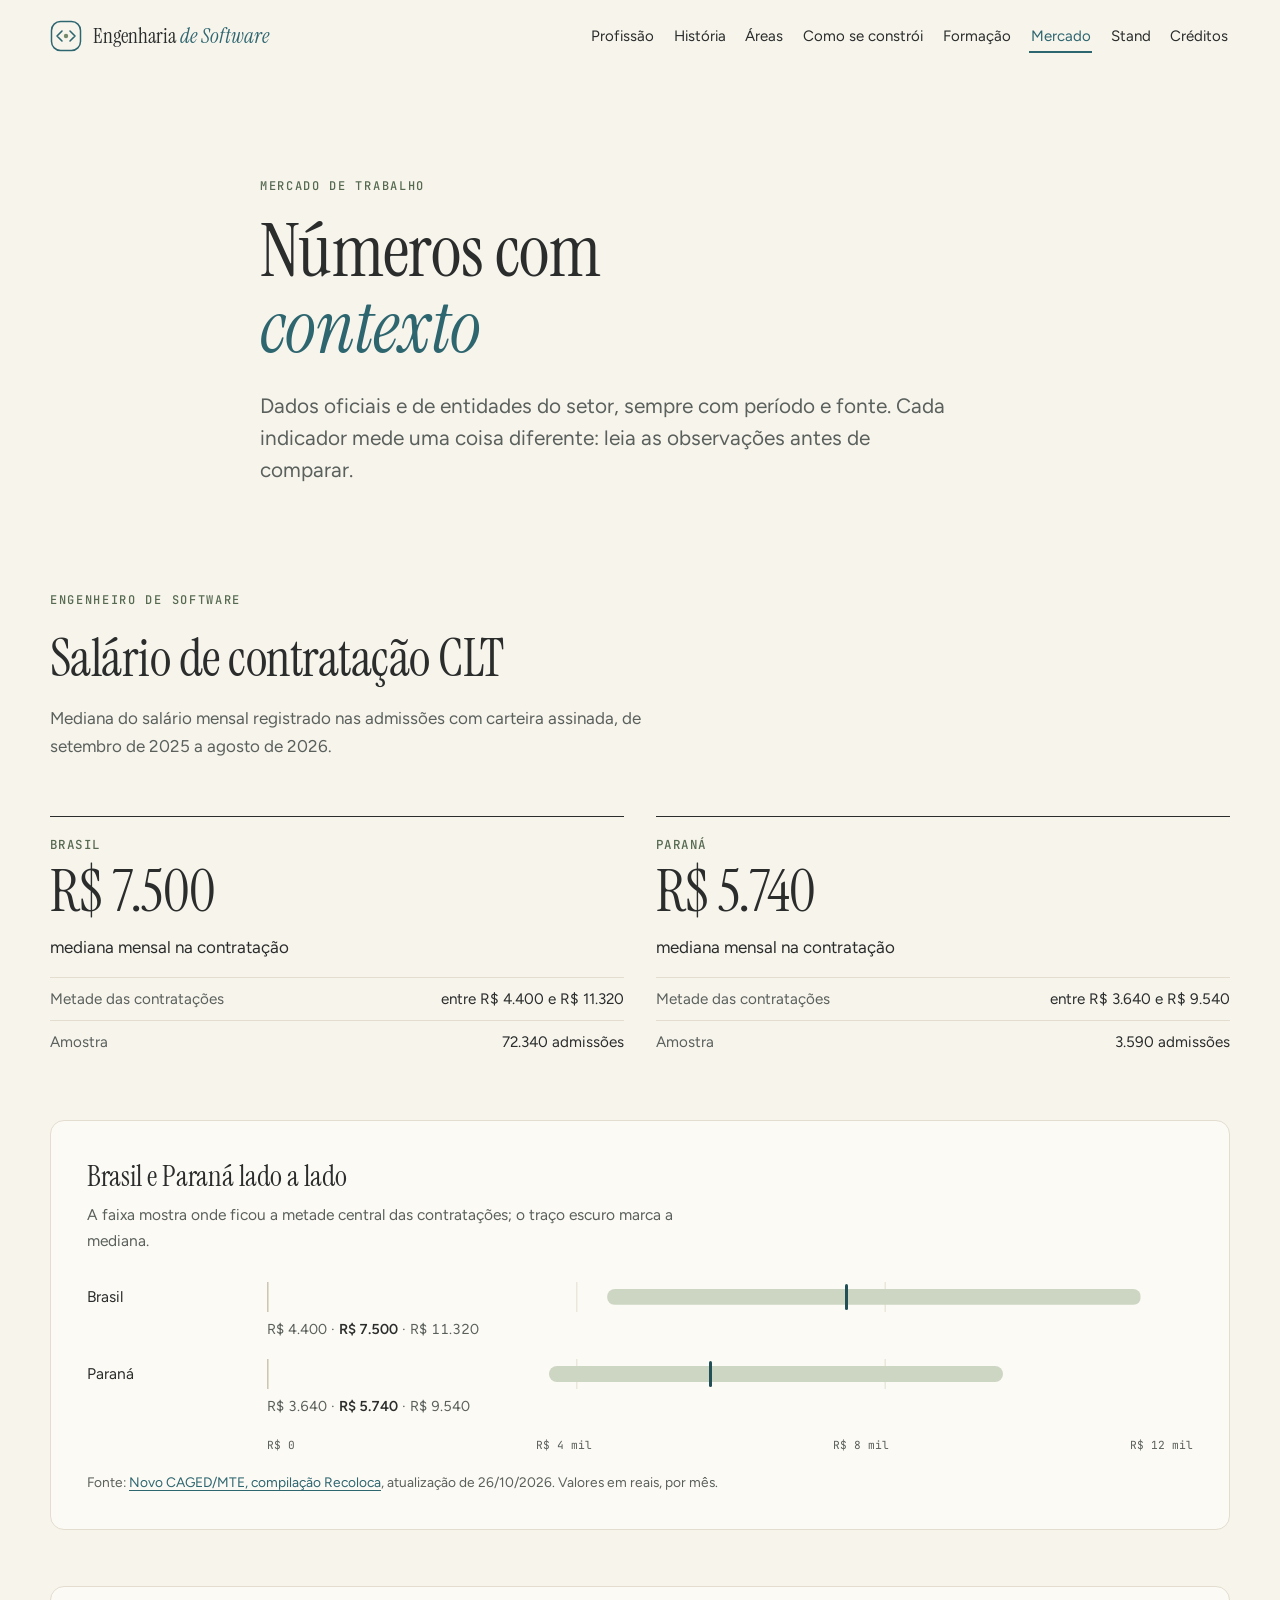
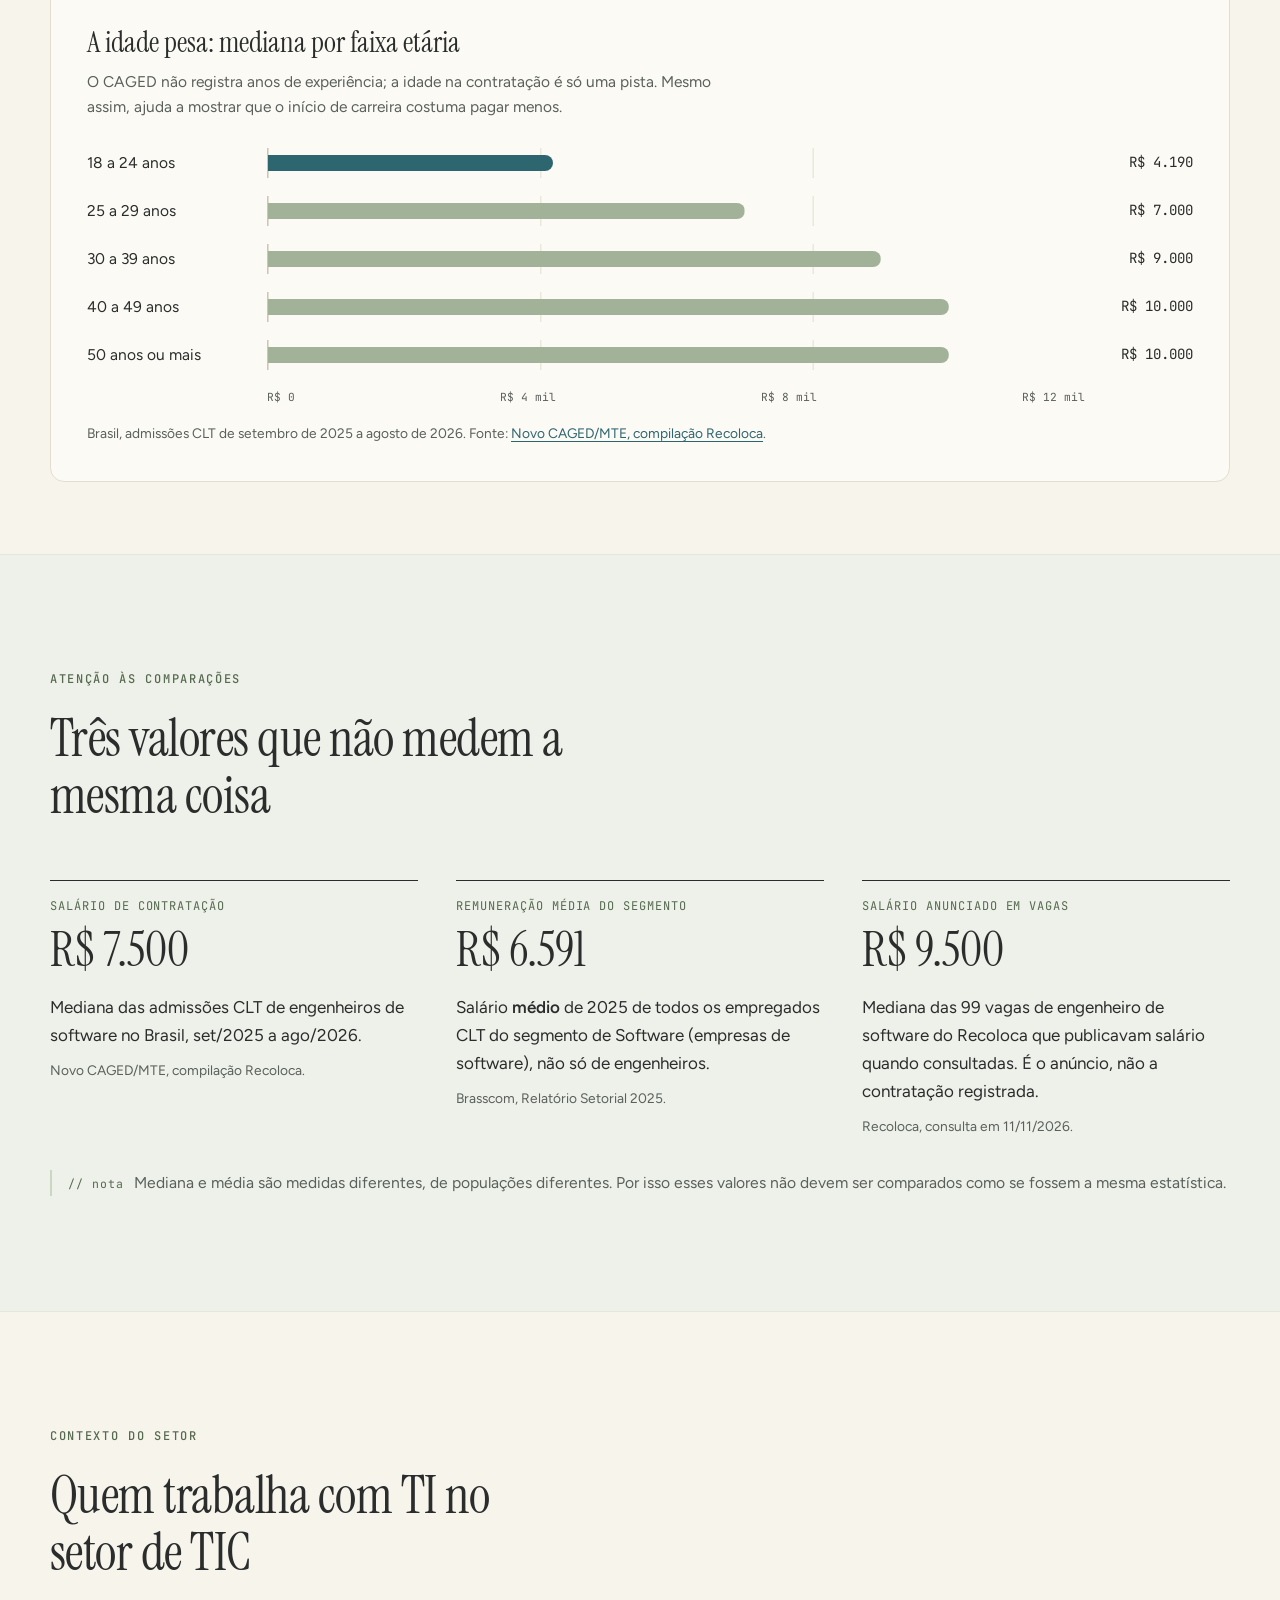
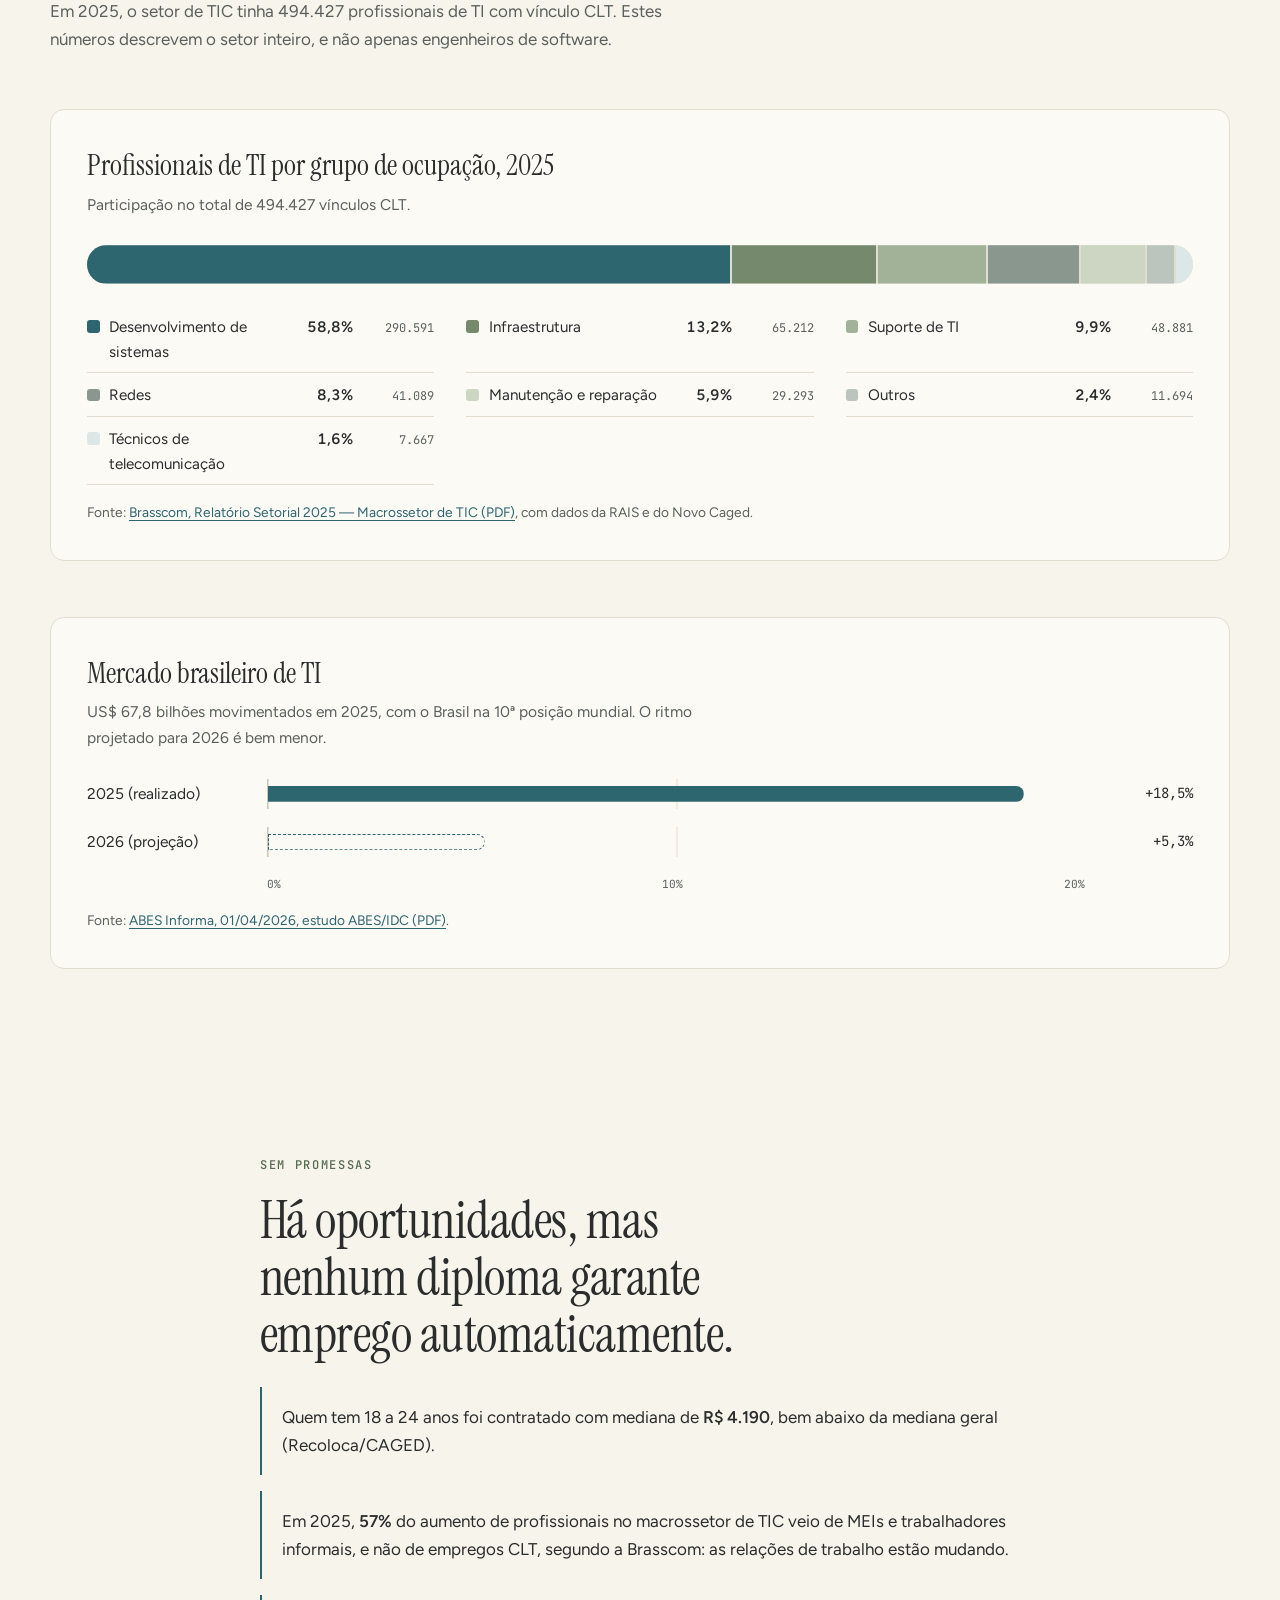
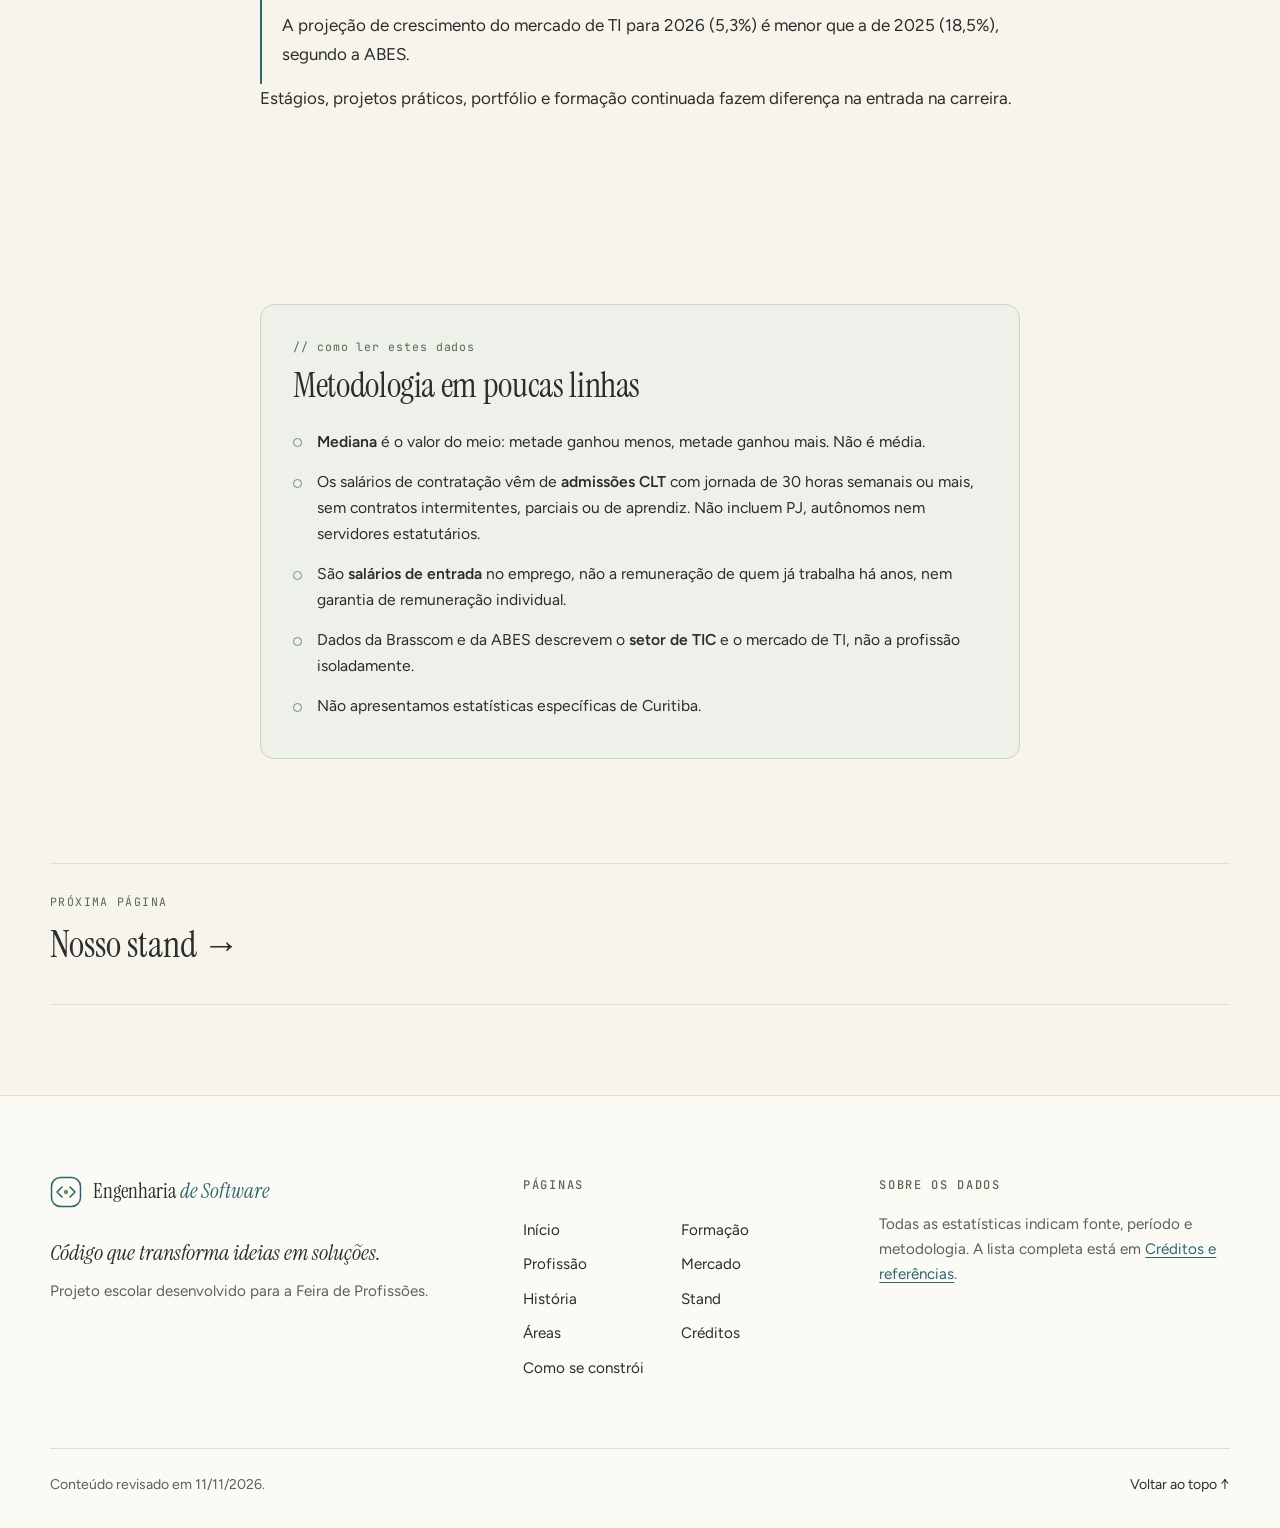
<file: pages/mercado.html>
<!DOCTYPE html>
<html lang="pt-BR">
<head>
  <meta charset="utf-8">
  <meta name="viewport" content="width=device-width, initial-scale=1">
  <title>Mercado de trabalho · Engenharia de Software</title>
  <meta name="description" content="Salários de contratação de engenheiros de software no Brasil e no Paraná e indicadores do setor de TIC, com fontes e metodologia.">
  <meta name="theme-color" content="#f7f4ec">
  <link rel="icon" href="../assets/icons/favicon.svg" type="image/svg+xml">
  <!-- Fontes gratuitas (Google Fonts). Sem internet, o CSS usa fontes de reserva. -->
  <link rel="preconnect" href="https://fonts.googleapis.com">
  <link rel="preconnect" href="https://fonts.gstatic.com" crossorigin>
  <link rel="stylesheet" href="https://fonts.googleapis.com/css2?family=Figtree:wght@400;500;600&amp;family=Instrument+Serif:ital@0;1&amp;family=JetBrains+Mono:wght@400;500&amp;display=swap">
  <link rel="stylesheet" href="../css/style.css">
  <link rel="stylesheet" href="../css/components.css">
  <link rel="stylesheet" href="../css/pages.css">
  <script>document.documentElement.classList.add('js');</script>
  <script src="../js/navigation.js" defer></script>
  <script src="../js/main.js" defer></script>
  <script src="../js/interactions.js" defer></script>
</head>
<body class="page page--mercado">
  <a class="skip-link" href="#conteudo">Pular para o conteúdo</a>

  <header class="site-header" id="topo">
    <div class="container site-header__inner">
      <a class="brand" href="../index.html">
        <svg class="brand__mark" viewBox="0 0 32 32" aria-hidden="true" focusable="false"><rect x="1.5" y="1.5" width="29" height="29" rx="9" fill="none" stroke="currentColor" stroke-width="1.5"/><path d="M12 11l-5 5 5 5M20 11l5 5-5 5" fill="none" stroke="currentColor" stroke-width="1.6" stroke-linecap="round" stroke-linejoin="round"/><circle cx="16" cy="16" r="2.2" fill="var(--sage-600)"/></svg>
        <span class="brand__name">Engenharia <em>de Software</em></span>
      </a>
      <button class="nav-toggle" type="button" aria-expanded="false" aria-controls="site-nav">
        <span class="nav-toggle__icon" aria-hidden="true"></span>
        <span class="nav-toggle__text">Menu</span>
      </button>
      <nav class="site-nav" id="site-nav" aria-label="Navegação principal">
        <ul class="site-nav__list">
          <li class="site-nav__home"><a href="../index.html">Início</a></li>
          <li><a href="../pages/profissao.html">Profissão</a></li>
          <li><a href="../pages/historia.html">História</a></li>
          <li><a href="../pages/areas.html">Áreas</a></li>
          <li><a href="../pages/desenvolvimento.html">Como se constrói</a></li>
          <li><a href="../pages/formacao.html">Formação</a></li>
          <li><a href="../pages/mercado.html" aria-current="page">Mercado</a></li>
          <li><a href="../pages/stand.html">Stand</a></li>
          <li><a href="../pages/creditos.html">Créditos</a></li>
        </ul>
      </nav>
    </div>
  </header>

  <main id="conteudo">
    <header class="page-head">
      <div class="container narrow">
        <p class="eyebrow">Mercado de trabalho</p>
        <h1 class="page-head__title">Números com <em>contexto</em></h1>
        <p class="page-head__lede">Dados oficiais e de entidades do setor, sempre com período e fonte. Cada indicador mede uma coisa diferente: leia as observações antes de comparar.</p>
      </div>
    </header>

    <!-- SALÁRIOS DE CONTRATAÇÃO -->
    <section class="section section--tight" aria-labelledby="salarios-title">
      <div class="container">
        <header class="section-head reveal">
          <p class="eyebrow">Engenheiro de software</p>
          <h2 id="salarios-title" class="h2">Salário de contratação CLT</h2>
          <p class="section-head__lede">Mediana do salário mensal registrado nas admissões com carteira assinada, de setembro de 2025 a agosto de 2026.</p>
        </header>

        <div class="figures figures--two reveal">
          <article class="figure-stat" aria-labelledby="br-t">
            <h3 class="figure-stat__place" id="br-t">Brasil</h3>
            <p class="figure-stat__value">R$ 7.500</p>
            <p class="figure-stat__label">mediana mensal na contratação</p>
            <dl class="figure-stat__meta">
              <div><dt>Metade das contratações</dt><dd>entre R$ 4.400 e R$ 11.320</dd></div>
              <div><dt>Amostra</dt><dd>72.340 admissões</dd></div>
            </dl>
          </article>
          <article class="figure-stat" aria-labelledby="pr-t">
            <h3 class="figure-stat__place" id="pr-t">Paraná</h3>
            <p class="figure-stat__value">R$ 5.740</p>
            <p class="figure-stat__label">mediana mensal na contratação</p>
            <dl class="figure-stat__meta">
              <div><dt>Metade das contratações</dt><dd>entre R$ 3.640 e R$ 9.540</dd></div>
              <div><dt>Amostra</dt><dd>3.590 admissões</dd></div>
            </dl>
          </article>
        </div>

        <figure class="chart reveal" data-chart aria-labelledby="c1-title">
          <figcaption class="chart__head">
            <h3 id="c1-title">Brasil e Paraná lado a lado</h3>
            <p>A faixa mostra onde ficou a metade central das contratações; o traço escuro marca a mediana.</p>
          </figcaption>
          <div class="range-chart" role="img" aria-label="Brasil: mediana de R$ 7.500, metade das contratações entre R$ 4.400 e R$ 11.320. Paraná: mediana de R$ 5.740, metade das contratações entre R$ 3.640 e R$ 9.540.">
            <div class="range-row">
              <p class="range-row__label">Brasil</p>
              <div class="track"><span class="range-bar" style="--from:36.667%; --width:57.667%"></span><span class="range-median" style="--at:62.5%"></span></div>
              <p class="range-row__values">R$ 4.400 · <strong>R$ 7.500</strong> · R$ 11.320</p>
            </div>
            <div class="range-row">
              <p class="range-row__label">Paraná</p>
              <div class="track"><span class="range-bar" style="--from:30.333%; --width:49.167%"></span><span class="range-median" style="--at:47.833%"></span></div>
              <p class="range-row__values">R$ 3.640 · <strong>R$ 5.740</strong> · R$ 9.540</p>
            </div>
            <div class="axis" aria-hidden="true"><span>R$ 0</span><span>R$ 4 mil</span><span>R$ 8 mil</span><span>R$ 12 mil</span></div>
          </div>
          <p class="source">Fonte: <a href="https://recoloca.me/salario/engenheiro-de-software" target="_blank" rel="noopener noreferrer">Novo CAGED/MTE, compilação Recoloca<span class="sr-only"> (abre em nova aba)</span></a>, atualização de 26/10/2026. Valores em reais, por mês.</p>
        </figure>

        <figure class="chart reveal" data-chart aria-labelledby="c2-title">
          <figcaption class="chart__head">
            <h3 id="c2-title">A idade pesa: mediana por faixa etária</h3>
            <p>O CAGED não registra anos de experiência; a idade na contratação é só uma pista. Mesmo assim, ajuda a mostrar que o início de carreira costuma pagar menos.</p>
          </figcaption>
          <div class="bar-chart" role="img" aria-label="Mediana do salário de contratação por idade, Brasil. 18 a 24 anos: R$ 4.190. 25 a 29 anos: R$ 7.000. 30 a 39 anos: R$ 9.000. 40 a 49 anos: R$ 10.000. 50 anos ou mais: R$ 10.000.">
            <div class="bar-row"><p class="bar-row__label">18 a 24 anos</p><div class="track"><span class="bar bar--accent" style="--w:34.917%"></span></div><p class="bar-row__value">R$ 4.190</p></div>
            <div class="bar-row"><p class="bar-row__label">25 a 29 anos</p><div class="track"><span class="bar" style="--w:58.333%"></span></div><p class="bar-row__value">R$ 7.000</p></div>
            <div class="bar-row"><p class="bar-row__label">30 a 39 anos</p><div class="track"><span class="bar" style="--w:75%"></span></div><p class="bar-row__value">R$ 9.000</p></div>
            <div class="bar-row"><p class="bar-row__label">40 a 49 anos</p><div class="track"><span class="bar" style="--w:83.333%"></span></div><p class="bar-row__value">R$ 10.000</p></div>
            <div class="bar-row"><p class="bar-row__label">50 anos ou mais</p><div class="track"><span class="bar" style="--w:83.333%"></span></div><p class="bar-row__value">R$ 10.000</p></div>
            <div class="axis axis--bars" aria-hidden="true"><span>R$ 0</span><span>R$ 4 mil</span><span>R$ 8 mil</span><span>R$ 12 mil</span></div>
          </div>
          <p class="source">Brasil, admissões CLT de setembro de 2025 a agosto de 2026. Fonte: <a href="https://recoloca.me/salario/engenheiro-de-software" target="_blank" rel="noopener noreferrer">Novo CAGED/MTE, compilação Recoloca<span class="sr-only"> (abre em nova aba)</span></a>.</p>
        </figure>
      </div>
    </section>

    <!-- TRÊS NÚMEROS DIFERENTES -->
    <section class="section section--sage" aria-labelledby="tres-title">
      <div class="container">
        <header class="section-head reveal">
          <p class="eyebrow">Atenção às comparações</p>
          <h2 id="tres-title" class="h2">Três valores que não medem a mesma coisa</h2>
        </header>
        <div class="three reveal">
          <article>
            <p class="three__kind">Salário de contratação</p>
            <p class="three__value">R$ 7.500</p>
            <p>Mediana das admissões CLT de engenheiros de software no Brasil, set/2025 a ago/2026.</p>
            <p class="source">Novo CAGED/MTE, compilação Recoloca.</p>
          </article>
          <article>
            <p class="three__kind">Remuneração média do segmento</p>
            <p class="three__value">R$ 6.591</p>
            <p>Salário <strong>médio</strong> de 2025 de todos os empregados CLT do segmento de Software (empresas de software), não só de engenheiros.</p>
            <p class="source">Brasscom, Relatório Setorial 2025.</p>
          </article>
          <article>
            <p class="three__kind">Salário anunciado em vagas</p>
            <p class="three__value">R$ 9.500</p>
            <p>Mediana das 99 vagas de engenheiro de software do Recoloca que publicavam salário quando consultadas. É o anúncio, não a contratação registrada.</p>
            <p class="source">Recoloca, consulta em 11/11/2026.</p>
          </article>
        </div>
        <p class="note reveal"><span class="note__tag">nota</span> Mediana e média são medidas diferentes, de populações diferentes. Por isso esses valores não devem ser comparados como se fossem a mesma estatística.</p>
      </div>
    </section>

    <!-- SETOR TIC -->
    <section class="section" aria-labelledby="tic-title">
      <div class="container">
        <header class="section-head reveal">
          <p class="eyebrow">Contexto do setor</p>
          <h2 id="tic-title" class="h2">Quem trabalha com TI no setor de TIC</h2>
          <p class="section-head__lede">Em 2025, o setor de TIC tinha 494.427 profissionais de TI com vínculo CLT. Estes números descrevem o setor inteiro, e não apenas engenheiros de software.</p>
        </header>

        <figure class="chart reveal" data-chart aria-labelledby="c3-title">
          <figcaption class="chart__head">
            <h3 id="c3-title">Profissionais de TI por grupo de ocupação, 2025</h3>
            <p>Participação no total de 494.427 vínculos CLT.</p>
          </figcaption>
          <div class="stack" role="img" aria-label="Distribuição dos profissionais de TI no setor de TIC em 2025: desenvolvimento de sistemas 58,8%; infraestrutura 13,2%; suporte de TI 9,9%; redes 8,3%; manutenção e reparação 5,9%; outros 2,4%; técnicos de telecomunicação 1,6%.">
            <div class="stack__bar">
              <span class="stack__seg stack__seg--1" style="--w:58.8%"></span>
              <span class="stack__seg stack__seg--2" style="--w:13.2%"></span>
              <span class="stack__seg stack__seg--3" style="--w:9.9%"></span>
              <span class="stack__seg stack__seg--4" style="--w:8.3%"></span>
              <span class="stack__seg stack__seg--5" style="--w:5.9%"></span>
              <span class="stack__seg stack__seg--6" style="--w:2.4%"></span>
              <span class="stack__seg stack__seg--7" style="--w:1.6%"></span>
            </div>
            <ul class="stack__legend">
              <li><span class="swatch swatch--1" aria-hidden="true"></span>Desenvolvimento de sistemas <strong>58,8%</strong> <small>290.591</small></li>
              <li><span class="swatch swatch--2" aria-hidden="true"></span>Infraestrutura <strong>13,2%</strong> <small>65.212</small></li>
              <li><span class="swatch swatch--3" aria-hidden="true"></span>Suporte de TI <strong>9,9%</strong> <small>48.881</small></li>
              <li><span class="swatch swatch--4" aria-hidden="true"></span>Redes <strong>8,3%</strong> <small>41.089</small></li>
              <li><span class="swatch swatch--5" aria-hidden="true"></span>Manutenção e reparação <strong>5,9%</strong> <small>29.293</small></li>
              <li><span class="swatch swatch--6" aria-hidden="true"></span>Outros <strong>2,4%</strong> <small>11.694</small></li>
              <li><span class="swatch swatch--7" aria-hidden="true"></span>Técnicos de telecomunicação <strong>1,6%</strong> <small>7.667</small></li>
            </ul>
          </div>
          <p class="source">Fonte: <a href="https://brasscom.org.br/wp-content/uploads/2026/05/BRI2-2026-001-Relatorio-Setorial-2025-versao-resumida-v5-SITE-2.pdf" target="_blank" rel="noopener noreferrer">Brasscom, Relatório Setorial 2025 — Macrossetor de TIC (PDF)<span class="sr-only"> (abre em nova aba)</span></a>, com dados da RAIS e do Novo Caged.</p>
        </figure>

        <figure class="chart reveal" data-chart aria-labelledby="c4-title">
          <figcaption class="chart__head">
            <h3 id="c4-title">Mercado brasileiro de TI</h3>
            <p>US$ 67,8 bilhões movimentados em 2025, com o Brasil na 10ª posição mundial. O ritmo projetado para 2026 é bem menor.</p>
          </figcaption>
          <div class="bar-chart bar-chart--short" style="--ticks:2" role="img" aria-label="Crescimento do mercado brasileiro de TI: 18,5% em 2025 em relação a 2024; projeção de 5,3% para 2026.">
            <div class="bar-row"><p class="bar-row__label">2025 (realizado)</p><div class="track"><span class="bar bar--accent" style="--w:92.5%"></span></div><p class="bar-row__value">+18,5%</p></div>
            <div class="bar-row"><p class="bar-row__label">2026 (projeção)</p><div class="track"><span class="bar bar--ghost" style="--w:26.5%"></span></div><p class="bar-row__value">+5,3%</p></div>
            <div class="axis axis--bars" aria-hidden="true"><span>0%</span><span>10%</span><span>20%</span></div>
          </div>
          <p class="source">Fonte: <a href="https://abes.org.br/wp-content/uploads/2026/04/Abes-Informa-2026-04-01.pdf" target="_blank" rel="noopener noreferrer">ABES Informa, 01/04/2026, estudo ABES/IDC (PDF)<span class="sr-only"> (abre em nova aba)</span></a>.</p>
        </figure>
      </div>
    </section>

    <!-- REALIDADE -->
    <section class="section section--tight" aria-labelledby="realidade-title">
      <div class="container narrow">
        <p class="eyebrow">Sem promessas</p>
        <h2 id="realidade-title" class="h2 reveal">Há oportunidades, mas nenhum diploma garante emprego automaticamente.</h2>
        <ul class="facts reveal">
          <li>Quem tem 18 a 24 anos foi contratado com mediana de <strong>R$ 4.190</strong>, bem abaixo da mediana geral (Recoloca/CAGED).</li>
          <li>Em 2025, <strong>57%</strong> do aumento de profissionais no macrossetor de TIC veio de MEIs e trabalhadores informais, e não de empregos CLT, segundo a Brasscom: as relações de trabalho estão mudando.</li>
          <li>A projeção de crescimento do mercado de TI para 2026 (5,3%) é menor que a de 2025 (18,5%), segundo a ABES.</li>
        </ul>
        <p class="reveal">Estágios, projetos práticos, portfólio e formação continuada fazem diferença na entrada na carreira.</p>
      </div>
    </section>

    <!-- COMO LER -->
    <section class="section section--tight" aria-labelledby="ler-title">
      <div class="container narrow">
        <div class="note note--block reveal">
          <span class="note__tag">como ler estes dados</span>
          <h2 id="ler-title" class="h3">Metodologia em poucas linhas</h2>
          <ul class="tick-list">
            <li><strong>Mediana</strong> é o valor do meio: metade ganhou menos, metade ganhou mais. Não é média.</li>
            <li>Os salários de contratação vêm de <strong>admissões CLT</strong> com jornada de 30 horas semanais ou mais, sem contratos intermitentes, parciais ou de aprendiz. Não incluem PJ, autônomos nem servidores estatutários.</li>
            <li>São <strong>salários de entrada</strong> no emprego, não a remuneração de quem já trabalha há anos, nem garantia de remuneração individual.</li>
            <li>Dados da Brasscom e da ABES descrevem o <strong>setor de TIC</strong> e o mercado de TI, não a profissão isoladamente.</li>
            <li>Não apresentamos estatísticas específicas de Curitiba.</li>
          </ul>
        </div>
      </div>
    </section>

    <nav class="page-next container" aria-label="Próxima página">
      <a href="../pages/stand.html"><span class="page-next__label">Próxima página</span><span class="page-next__title">Nosso stand <span aria-hidden="true">→</span></span></a>
    </nav>

  </main>

  <footer class="site-footer">
    <div class="container">
      <div class="site-footer__grid">
        <div class="site-footer__about">
          <a class="brand brand--footer" href="../index.html">
            <svg class="brand__mark" viewBox="0 0 32 32" aria-hidden="true" focusable="false"><rect x="1.5" y="1.5" width="29" height="29" rx="9" fill="none" stroke="currentColor" stroke-width="1.5"/><path d="M12 11l-5 5 5 5M20 11l5 5-5 5" fill="none" stroke="currentColor" stroke-width="1.6" stroke-linecap="round" stroke-linejoin="round"/><circle cx="16" cy="16" r="2.2" fill="var(--sage-600)"/></svg>
            <span class="brand__name">Engenharia <em>de Software</em></span>
          </a>
          <p class="site-footer__slogan">Código que transforma ideias em soluções.</p>
          <p class="site-footer__note">Projeto escolar desenvolvido para a Feira de Profissões.</p>
        </div>
        <nav class="site-footer__nav" aria-label="Páginas do site">
          <p class="eyebrow">Páginas</p>
          <ul>
            <li><a href="../index.html">Início</a></li>
            <li><a href="../pages/profissao.html">Profissão</a></li>
            <li><a href="../pages/historia.html">História</a></li>
            <li><a href="../pages/areas.html">Áreas</a></li>
            <li><a href="../pages/desenvolvimento.html">Como se constrói</a></li>
            <li><a href="../pages/formacao.html">Formação</a></li>
            <li><a href="../pages/mercado.html">Mercado</a></li>
            <li><a href="../pages/stand.html">Stand</a></li>
            <li><a href="../pages/creditos.html">Créditos</a></li>
          </ul>
        </nav>
        <div class="site-footer__sources">
          <p class="eyebrow">Sobre os dados</p>
          <p>Todas as estatísticas indicam fonte, período e metodologia. A lista completa está em <a href="../pages/creditos.html">Créditos e referências</a>.</p>
        </div>
      </div>
      <div class="site-footer__bottom">
        <p>Conteúdo revisado em 11/11/2026.</p>
        <a class="site-footer__top" href="#topo">Voltar ao topo <span aria-hidden="true">↑</span></a>
      </div>
    </div>
  </footer>

  <button class="to-top" type="button" aria-label="Voltar ao topo da página" hidden>
    <svg viewBox="0 0 24 24" aria-hidden="true" focusable="false"><path d="M12 19V5M6 11l6-6 6 6"/></svg>
  </button>

</body>
</html>
</file>
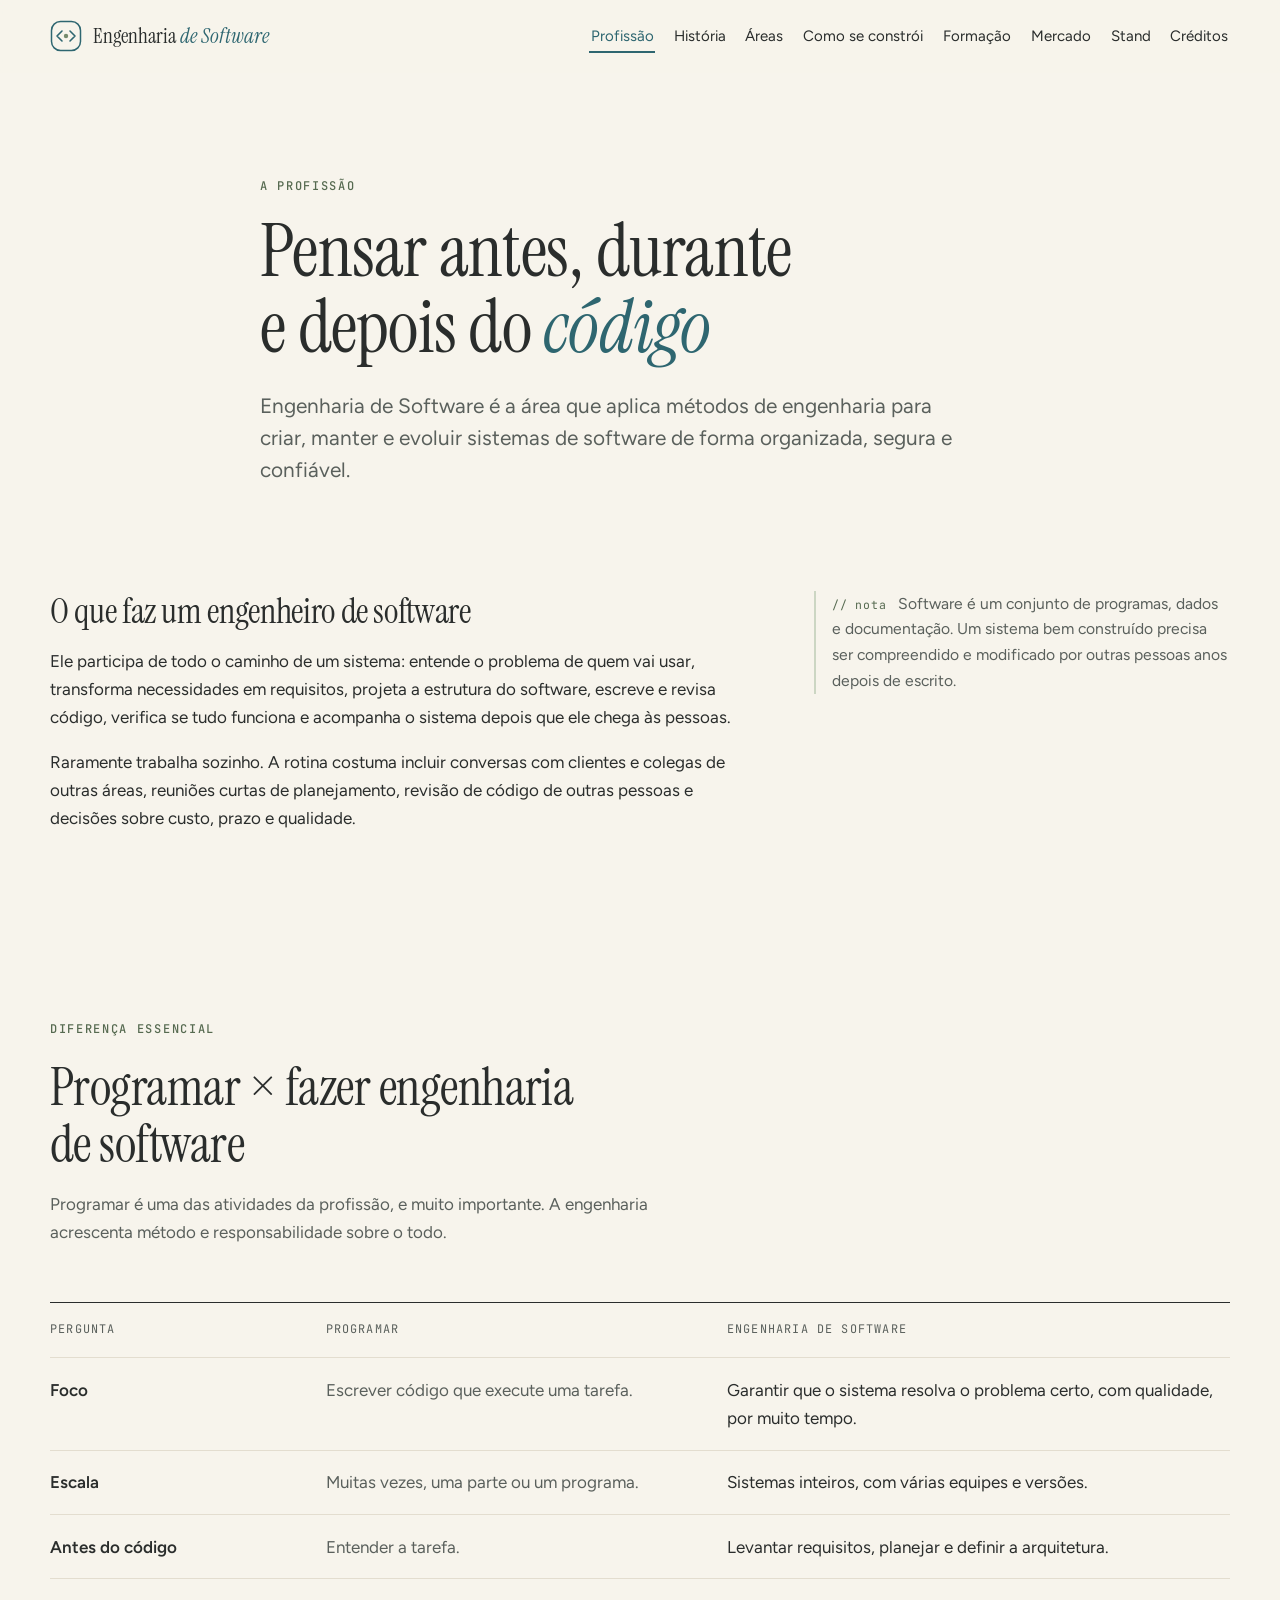
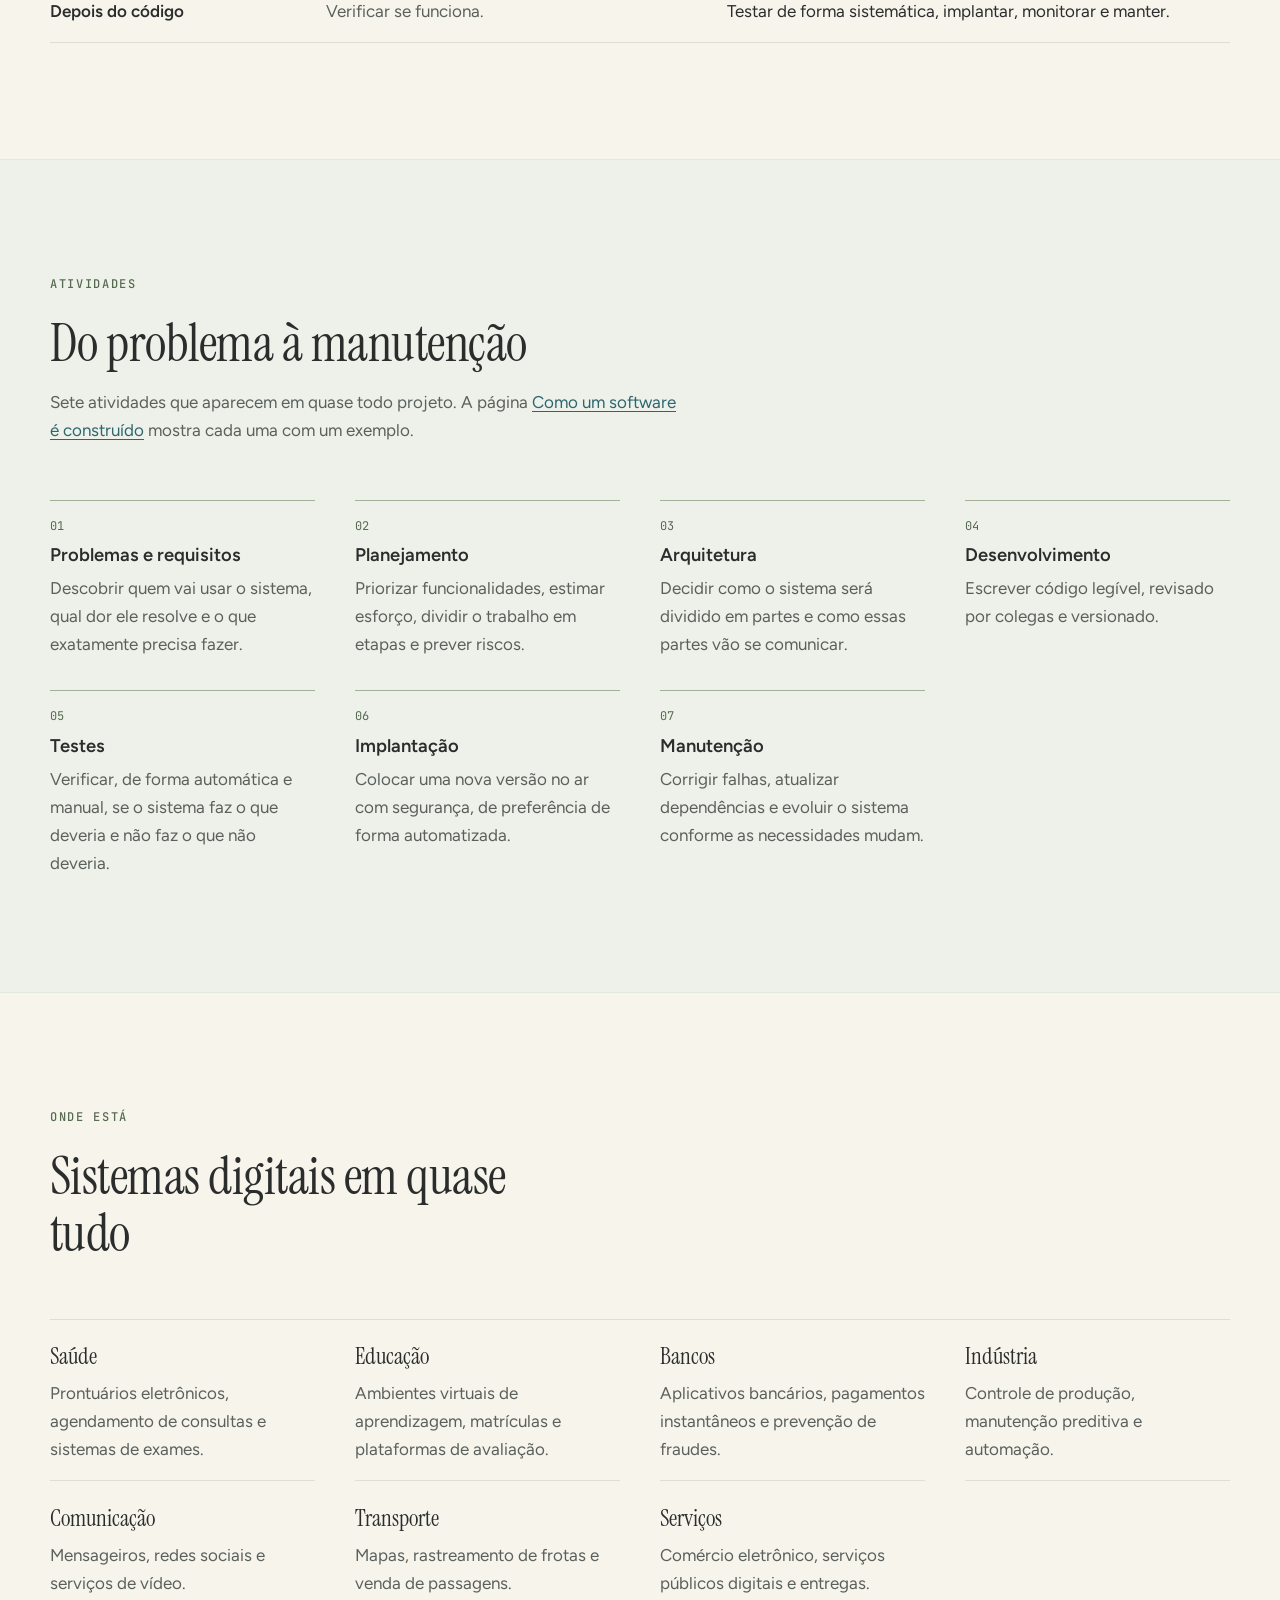
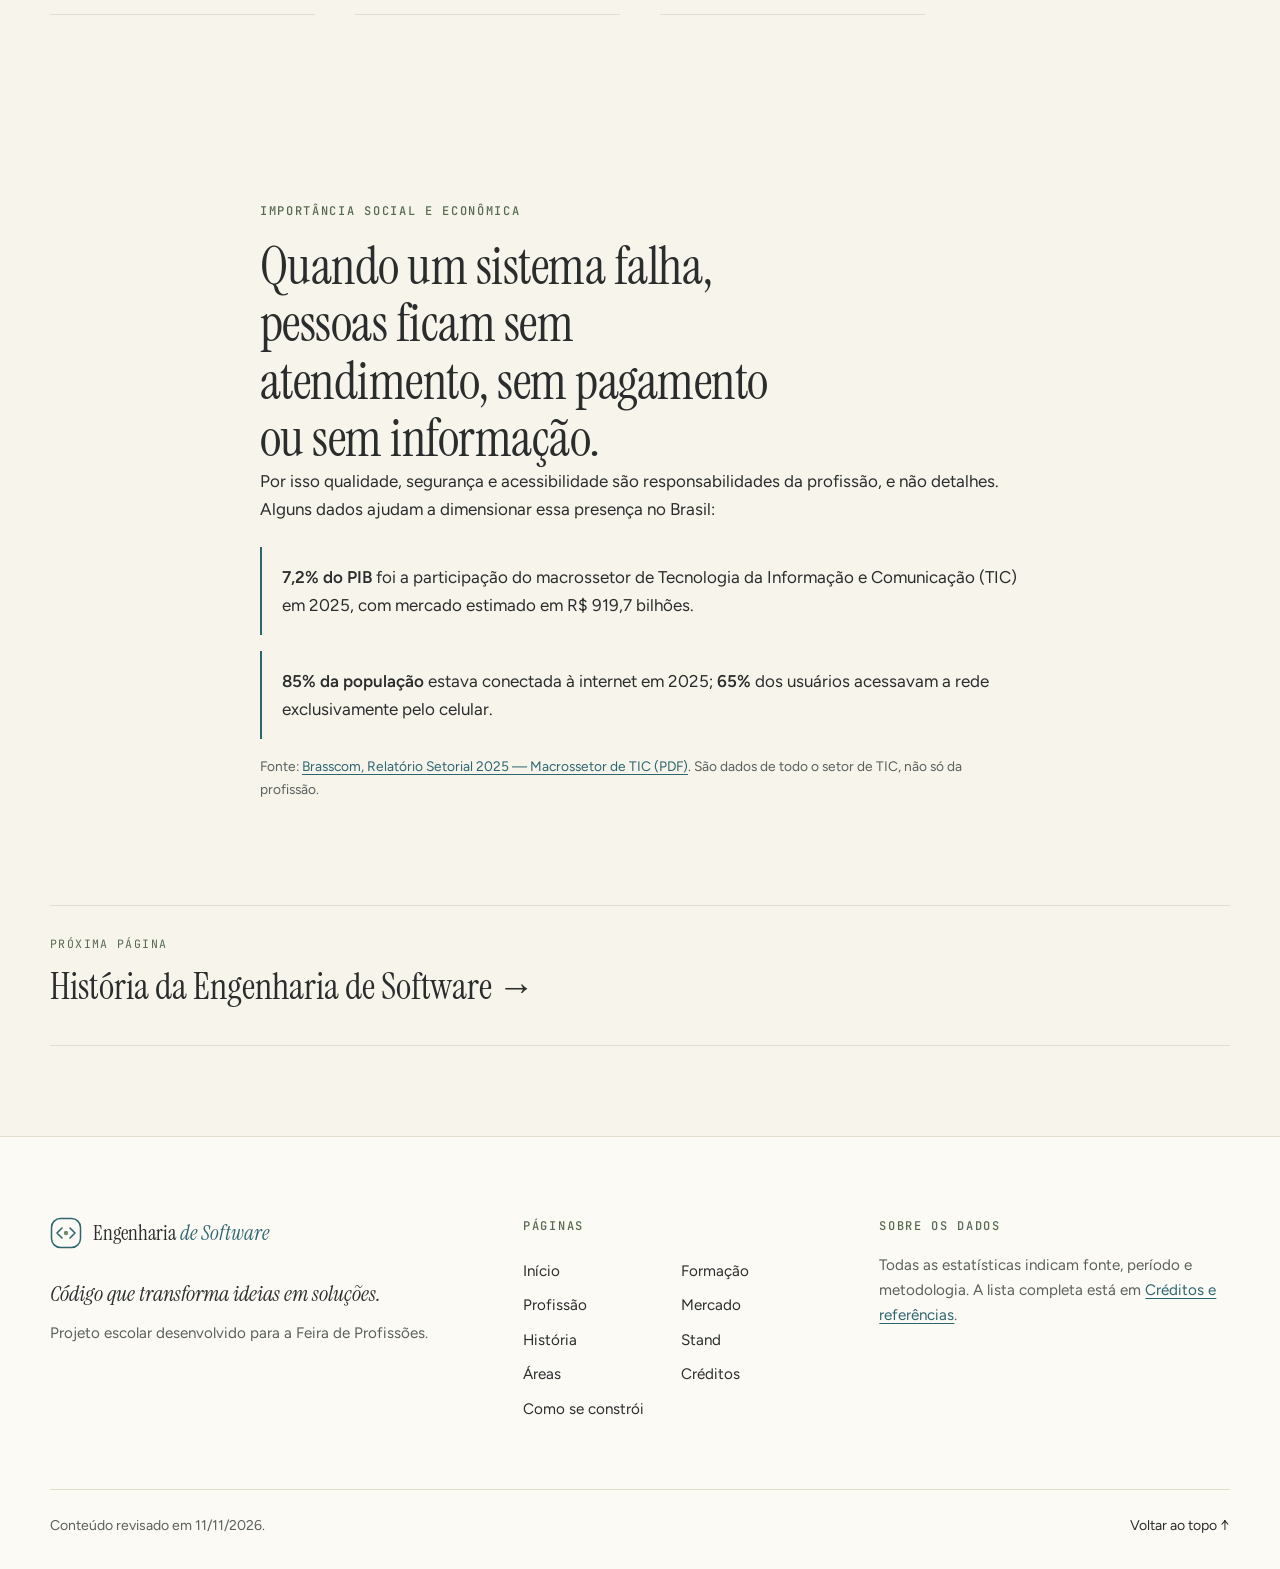
<file: pages/profissao.html>
<!DOCTYPE html>
<html lang="pt-BR">
<head>
  <meta charset="utf-8">
  <meta name="viewport" content="width=device-width, initial-scale=1">
  <title>A profissão · Engenharia de Software</title>
  <meta name="description" content="O que é Engenharia de Software, o que faz o engenheiro de software e a diferença entre programar e fazer engenharia.">
  <meta name="theme-color" content="#f7f4ec">
  <link rel="icon" href="../assets/icons/favicon.svg" type="image/svg+xml">
  <!-- Fontes gratuitas (Google Fonts). Sem internet, o CSS usa fontes de reserva. -->
  <link rel="preconnect" href="https://fonts.googleapis.com">
  <link rel="preconnect" href="https://fonts.gstatic.com" crossorigin>
  <link rel="stylesheet" href="https://fonts.googleapis.com/css2?family=Figtree:wght@400;500;600&amp;family=Instrument+Serif:ital@0;1&amp;family=JetBrains+Mono:wght@400;500&amp;display=swap">
  <link rel="stylesheet" href="../css/style.css">
  <link rel="stylesheet" href="../css/components.css">
  <link rel="stylesheet" href="../css/pages.css">
  <script>document.documentElement.classList.add('js');</script>
  <script src="../js/navigation.js" defer></script>
  <script src="../js/main.js" defer></script>
  <script src="../js/interactions.js" defer></script>
</head>
<body class="page page--profissao">
  <a class="skip-link" href="#conteudo">Pular para o conteúdo</a>

  <header class="site-header" id="topo">
    <div class="container site-header__inner">
      <a class="brand" href="../index.html">
        <svg class="brand__mark" viewBox="0 0 32 32" aria-hidden="true" focusable="false"><rect x="1.5" y="1.5" width="29" height="29" rx="9" fill="none" stroke="currentColor" stroke-width="1.5"/><path d="M12 11l-5 5 5 5M20 11l5 5-5 5" fill="none" stroke="currentColor" stroke-width="1.6" stroke-linecap="round" stroke-linejoin="round"/><circle cx="16" cy="16" r="2.2" fill="var(--sage-600)"/></svg>
        <span class="brand__name">Engenharia <em>de Software</em></span>
      </a>
      <button class="nav-toggle" type="button" aria-expanded="false" aria-controls="site-nav">
        <span class="nav-toggle__icon" aria-hidden="true"></span>
        <span class="nav-toggle__text">Menu</span>
      </button>
      <nav class="site-nav" id="site-nav" aria-label="Navegação principal">
        <ul class="site-nav__list">
          <li class="site-nav__home"><a href="../index.html">Início</a></li>
          <li><a href="../pages/profissao.html" aria-current="page">Profissão</a></li>
          <li><a href="../pages/historia.html">História</a></li>
          <li><a href="../pages/areas.html">Áreas</a></li>
          <li><a href="../pages/desenvolvimento.html">Como se constrói</a></li>
          <li><a href="../pages/formacao.html">Formação</a></li>
          <li><a href="../pages/mercado.html">Mercado</a></li>
          <li><a href="../pages/stand.html">Stand</a></li>
          <li><a href="../pages/creditos.html">Créditos</a></li>
        </ul>
      </nav>
    </div>
  </header>

  <main id="conteudo">
    <header class="page-head">
      <div class="container narrow">
        <p class="eyebrow">A profissão</p>
        <h1 class="page-head__title">Pensar antes, durante e depois do <em>código</em></h1>
        <p class="page-head__lede">Engenharia de Software é a área que aplica métodos de engenharia para criar, manter e evoluir sistemas de software de forma organizada, segura e confiável.</p>
      </div>
    </header>

    <section class="section section--tight" aria-labelledby="oque-title">
      <div class="container split">
        <div class="split__main reveal">
          <h2 id="oque-title" class="h3">O que faz um engenheiro de software</h2>
          <p>Ele participa de todo o caminho de um sistema: entende o problema de quem vai usar, transforma necessidades em requisitos, projeta a estrutura do software, escreve e revisa código, verifica se tudo funciona e acompanha o sistema depois que ele chega às pessoas.</p>
          <p>Raramente trabalha sozinho. A rotina costuma incluir conversas com clientes e colegas de outras áreas, reuniões curtas de planejamento, revisão de código de outras pessoas e decisões sobre custo, prazo e qualidade.</p>
        </div>
        <aside class="split__side reveal" aria-label="Nota">
          <p class="note"><span class="note__tag">nota</span> Software é um conjunto de programas, dados e documentação. Um sistema bem construído precisa ser compreendido e modificado por outras pessoas anos depois de escrito.</p>
        </aside>
      </div>
    </section>

    <section class="section" aria-labelledby="diferenca-title">
      <div class="container">
        <header class="section-head reveal">
          <p class="eyebrow">Diferença essencial</p>
          <h2 id="diferenca-title" class="h2">Programar × fazer engenharia de software</h2>
          <p class="section-head__lede">Programar é uma das atividades da profissão, e muito importante. A engenharia acrescenta método e responsabilidade sobre o todo.</p>
        </header>
        <div class="compare reveal" role="table" aria-label="Comparação entre programar e fazer engenharia de software">
          <div class="compare__row compare__row--head" role="row">
            <span role="columnheader">Pergunta</span>
            <span role="columnheader">Programar</span>
            <span role="columnheader">Engenharia de software</span>
          </div>
          <div class="compare__row" role="row">
            <span role="rowheader">Foco</span>
            <span role="cell">Escrever código que execute uma tarefa.</span>
            <span role="cell">Garantir que o sistema resolva o problema certo, com qualidade, por muito tempo.</span>
          </div>
          <div class="compare__row" role="row">
            <span role="rowheader">Escala</span>
            <span role="cell">Muitas vezes, uma parte ou um programa.</span>
            <span role="cell">Sistemas inteiros, com várias equipes e versões.</span>
          </div>
          <div class="compare__row" role="row">
            <span role="rowheader">Antes do código</span>
            <span role="cell">Entender a tarefa.</span>
            <span role="cell">Levantar requisitos, planejar e definir a arquitetura.</span>
          </div>
          <div class="compare__row" role="row">
            <span role="rowheader">Depois do código</span>
            <span role="cell">Verificar se funciona.</span>
            <span role="cell">Testar de forma sistemática, implantar, monitorar e manter.</span>
          </div>
        </div>
      </div>
    </section>

    <section class="section section--sage" aria-labelledby="etapas-title">
      <div class="container">
        <header class="section-head reveal">
          <p class="eyebrow">Atividades</p>
          <h2 id="etapas-title" class="h2">Do problema à manutenção</h2>
          <p class="section-head__lede">Sete atividades que aparecem em quase todo projeto. A página <a href="../pages/desenvolvimento.html">Como um software é construído</a> mostra cada uma com um exemplo.</p>
        </header>
        <ol class="steps-list reveal">
          <li><h3>Problemas e requisitos</h3><p>Descobrir quem vai usar o sistema, qual dor ele resolve e o que exatamente precisa fazer.</p></li>
          <li><h3>Planejamento</h3><p>Priorizar funcionalidades, estimar esforço, dividir o trabalho em etapas e prever riscos.</p></li>
          <li><h3>Arquitetura</h3><p>Decidir como o sistema será dividido em partes e como essas partes vão se comunicar.</p></li>
          <li><h3>Desenvolvimento</h3><p>Escrever código legível, revisado por colegas e versionado.</p></li>
          <li><h3>Testes</h3><p>Verificar, de forma automática e manual, se o sistema faz o que deveria e não faz o que não deveria.</p></li>
          <li><h3>Implantação</h3><p>Colocar uma nova versão no ar com segurança, de preferência de forma automatizada.</p></li>
          <li><h3>Manutenção</h3><p>Corrigir falhas, atualizar dependências e evoluir o sistema conforme as necessidades mudam.</p></li>
        </ol>
      </div>
    </section>

    <section class="section" aria-labelledby="aplicacoes-title">
      <div class="container">
        <header class="section-head reveal">
          <p class="eyebrow">Onde está</p>
          <h2 id="aplicacoes-title" class="h2">Sistemas digitais em quase tudo</h2>
        </header>
        <dl class="uses reveal">
          <div><dt>Saúde</dt><dd>Prontuários eletrônicos, agendamento de consultas e sistemas de exames.</dd></div>
          <div><dt>Educação</dt><dd>Ambientes virtuais de aprendizagem, matrículas e plataformas de avaliação.</dd></div>
          <div><dt>Bancos</dt><dd>Aplicativos bancários, pagamentos instantâneos e prevenção de fraudes.</dd></div>
          <div><dt>Indústria</dt><dd>Controle de produção, manutenção preditiva e automação.</dd></div>
          <div><dt>Comunicação</dt><dd>Mensageiros, redes sociais e serviços de vídeo.</dd></div>
          <div><dt>Transporte</dt><dd>Mapas, rastreamento de frotas e venda de passagens.</dd></div>
          <div><dt>Serviços</dt><dd>Comércio eletrônico, serviços públicos digitais e entregas.</dd></div>
        </dl>
      </div>
    </section>

    <section class="section section--tight" aria-labelledby="importancia-title">
      <div class="container narrow">
        <p class="eyebrow">Importância social e econômica</p>
        <h2 id="importancia-title" class="h2 reveal">Quando um sistema falha, pessoas ficam sem atendimento, sem pagamento ou sem informação.</h2>
        <p class="reveal">Por isso qualidade, segurança e acessibilidade são responsabilidades da profissão, e não detalhes. Alguns dados ajudam a dimensionar essa presença no Brasil:</p>
        <ul class="facts reveal">
          <li><strong>7,2% do PIB</strong> foi a participação do macrossetor de Tecnologia da Informação e Comunicação (TIC) em 2025, com mercado estimado em R$ 919,7 bilhões.</li>
          <li><strong>85% da população</strong> estava conectada à internet em 2025; <strong>65%</strong> dos usuários acessavam a rede exclusivamente pelo celular.</li>
        </ul>
        <p class="source">Fonte: <a href="https://brasscom.org.br/wp-content/uploads/2026/05/BRI2-2026-001-Relatorio-Setorial-2025-versao-resumida-v5-SITE-2.pdf" target="_blank" rel="noopener noreferrer">Brasscom, Relatório Setorial 2025 — Macrossetor de TIC (PDF)<span class="sr-only"> (abre em nova aba)</span></a>. São dados de todo o setor de TIC, não só da profissão.</p>
      </div>
    </section>

    <nav class="page-next container" aria-label="Próxima página">
      <a href="../pages/historia.html"><span class="page-next__label">Próxima página</span><span class="page-next__title">História da Engenharia de Software <span aria-hidden="true">→</span></span></a>
    </nav>

  </main>

  <footer class="site-footer">
    <div class="container">
      <div class="site-footer__grid">
        <div class="site-footer__about">
          <a class="brand brand--footer" href="../index.html">
            <svg class="brand__mark" viewBox="0 0 32 32" aria-hidden="true" focusable="false"><rect x="1.5" y="1.5" width="29" height="29" rx="9" fill="none" stroke="currentColor" stroke-width="1.5"/><path d="M12 11l-5 5 5 5M20 11l5 5-5 5" fill="none" stroke="currentColor" stroke-width="1.6" stroke-linecap="round" stroke-linejoin="round"/><circle cx="16" cy="16" r="2.2" fill="var(--sage-600)"/></svg>
            <span class="brand__name">Engenharia <em>de Software</em></span>
          </a>
          <p class="site-footer__slogan">Código que transforma ideias em soluções.</p>
          <p class="site-footer__note">Projeto escolar desenvolvido para a Feira de Profissões.</p>
        </div>
        <nav class="site-footer__nav" aria-label="Páginas do site">
          <p class="eyebrow">Páginas</p>
          <ul>
            <li><a href="../index.html">Início</a></li>
            <li><a href="../pages/profissao.html">Profissão</a></li>
            <li><a href="../pages/historia.html">História</a></li>
            <li><a href="../pages/areas.html">Áreas</a></li>
            <li><a href="../pages/desenvolvimento.html">Como se constrói</a></li>
            <li><a href="../pages/formacao.html">Formação</a></li>
            <li><a href="../pages/mercado.html">Mercado</a></li>
            <li><a href="../pages/stand.html">Stand</a></li>
            <li><a href="../pages/creditos.html">Créditos</a></li>
          </ul>
        </nav>
        <div class="site-footer__sources">
          <p class="eyebrow">Sobre os dados</p>
          <p>Todas as estatísticas indicam fonte, período e metodologia. A lista completa está em <a href="../pages/creditos.html">Créditos e referências</a>.</p>
        </div>
      </div>
      <div class="site-footer__bottom">
        <p>Conteúdo revisado em 11/11/2026.</p>
        <a class="site-footer__top" href="#topo">Voltar ao topo <span aria-hidden="true">↑</span></a>
      </div>
    </div>
  </footer>

  <button class="to-top" type="button" aria-label="Voltar ao topo da página" hidden>
    <svg viewBox="0 0 24 24" aria-hidden="true" focusable="false"><path d="M12 19V5M6 11l6-6 6 6"/></svg>
  </button>

</body>
</html>
</file>
<file: css/style.css>
/* ==========================================================================
   ENGENHARIA DE SOFTWARE — style.css
   Base do site: variáveis, tipografia, layout, cabeçalho e rodapé.
   Identidade: minimalista e serena — marfim, verde sálvia, azul petróleo e grafite.
   ========================================================================== */

/* ---------- 1. VARIÁVEIS ---------- */
:root {
  /* Cores de fundo */
  --ivory: #f7f4ec;          /* fundo principal (branco quente) */
  --paper: #fcfaf5;          /* superfícies levemente elevadas */
  --line: #e3ddcf;           /* linhas finas */
  --line-strong: #cec6b5;

  /* Verde sálvia e verde acinzentado */
  --sage-50: #eef1e9;
  --sage-100: #e2e8da;
  --sage-200: #ccd6c3;
  --sage-400: #a2b298;
  --sage-600: #758a6d;
  --sage-700: #566a50;       /* sálvia para texto (contraste ≥ 4,5:1 no marfim) */
  --grey-green: #8a978f;
  --grey-green-700: #4f5c55;

  /* Azul petróleo suave */
  --petrol: #2e6670;         /* destaques e links (contraste ≈ 5,9:1 no marfim) */
  --petrol-700: #234f57;
  --petrol-100: #dce8e7;

  /* Grafite */
  --graphite: #2a2d2c;       /* texto principal */
  --muted: #5a605c;          /* texto secundário (contraste ≈ 5,7:1) */

  /* Tipografia */
  --f-display: "Instrument Serif", "Iowan Old Style", "Palatino Linotype", Georgia, serif;
  --f-body: "Figtree", system-ui, -apple-system, "Segoe UI", Roboto, Arial, sans-serif;
  --f-mono: "JetBrains Mono", ui-monospace, "SFMono-Regular", Menlo, Consolas, monospace;

  /* Espaçamento e medidas */
  --gutter: clamp(1.25rem, 5vw, 3rem);
  --max-w: 1180px;
  --narrow-w: 760px;
  --section-y: clamp(4rem, 9vw, 7.5rem);
  --radius: 14px;
  --header-h: 4.5rem;
  --ease: cubic-bezier(0.25, 0.6, 0.3, 1);
}

/* ---------- 2. BASE ---------- */
*, *::before, *::after { box-sizing: border-box; }
html { -webkit-text-size-adjust: 100%; scroll-padding-top: calc(var(--header-h) + 1rem); }
@media (prefers-reduced-motion: no-preference) { html { scroll-behavior: smooth; } }

body {
  margin: 0;
  background: var(--ivory);
  color: var(--graphite);
  font-family: var(--f-body);
  font-size: 1.0625rem;
  line-height: 1.65;
  -webkit-font-smoothing: antialiased;
  overflow-x: hidden;
}
img, svg, video { display: block; max-width: 100%; }
h1, h2, h3, h4, p, ul, ol, dl, dd, figure { margin: 0; }
ul, ol { list-style: none; padding: 0; }
button, input, select { font: inherit; color: inherit; }
table { border-collapse: collapse; width: 100%; }
p + p { margin-top: 1em; }
strong { font-weight: 600; }

a { color: var(--petrol); text-decoration-thickness: 1px; text-underline-offset: 0.2em; }
a:hover { color: var(--petrol-700); text-decoration-thickness: 2px; }

:focus-visible { outline: 2px solid var(--petrol); outline-offset: 3px; border-radius: 4px; }

.sr-only {
  position: absolute; width: 1px; height: 1px; margin: -1px; padding: 0;
  overflow: hidden; clip: rect(0 0 0 0); white-space: nowrap; border: 0;
}
.skip-link {
  position: absolute; left: 1rem; top: -4rem; z-index: 200;
  padding: 0.7rem 1rem; border-radius: 999px;
  background: var(--graphite); color: var(--ivory); text-decoration: none;
}
.skip-link:focus { top: 1rem; }

/* ---------- 3. TIPOGRAFIA ---------- */
h1, h2, .h2, .h3 { font-family: var(--f-display); font-weight: 400; letter-spacing: -0.01em; color: var(--graphite); }
h1 em, h2 em, .h2 em, .h3 em { font-style: italic; color: var(--petrol); }
.h2, h2.h2 { font-size: clamp(2rem, 4.4vw, 3.25rem); line-height: 1.1; max-width: 22ch; }
.h3 { font-size: clamp(1.6rem, 3vw, 2.2rem); line-height: 1.15; margin-bottom: 1rem; }
.h3--spaced { margin-top: 2.5rem; }
h3 { font-size: 1.15rem; font-weight: 600; line-height: 1.35; }

.eyebrow {
  font-family: var(--f-mono); font-size: 0.75rem; font-weight: 500;
  letter-spacing: 0.14em; text-transform: uppercase; color: var(--sage-700);
  margin-bottom: 1rem;
}

/* ---------- 4. LAYOUT ---------- */
.container { width: min(100% - 2 * var(--gutter), var(--max-w)); margin-inline: auto; }
.narrow { max-width: var(--narrow-w); }
.container.narrow { width: min(100% - 2 * var(--gutter), var(--narrow-w)); }

.section { padding-block: var(--section-y); }
.section--tight { padding-block: clamp(2.5rem, 6vw, 4.5rem); }
.section--sage { background: var(--sage-50); border-block: 1px solid var(--sage-100); }

.section-head { display: grid; gap: 0.25rem; margin-bottom: clamp(2rem, 5vw, 3.5rem); }
.section-head__lede { color: var(--muted); max-width: 58ch; margin-top: 0.75rem; }

.split { display: grid; grid-template-columns: minmax(0, 1.65fr) minmax(0, 1fr); gap: clamp(2rem, 6vw, 5rem); align-items: start; }
.split__main p { max-width: 62ch; }

/* Cabeçalho das páginas internas */
.page-head { padding-block: clamp(3.5rem, 9vw, 6.5rem) clamp(1rem, 3vw, 2rem); }
.page-head__title { font-size: clamp(2.6rem, 6.4vw, 4.6rem); line-height: 1.04; max-width: 16ch; }
.page-head__lede { margin-top: 1.5rem; font-size: clamp(1.1rem, 1.8vw, 1.3rem); color: var(--muted); max-width: 54ch; line-height: 1.55; }

/* ---------- 5. CABEÇALHO E MENU ---------- */
.site-header {
  position: sticky; top: 0; z-index: 100;
  background: rgba(247, 244, 236, 0.9);
  -webkit-backdrop-filter: saturate(1.2) blur(10px); backdrop-filter: saturate(1.2) blur(10px);
  border-bottom: 1px solid transparent;
  transition: border-color 0.3s var(--ease);
}
.site-header.is-scrolled { border-bottom-color: var(--line); }
.site-header__inner { height: var(--header-h); display: flex; align-items: center; justify-content: space-between; gap: 1.5rem; }

.brand { display: inline-flex; align-items: center; gap: 0.7rem; color: var(--graphite); text-decoration: none; }
.brand:hover { color: var(--graphite); }
.brand__mark { width: 2rem; height: 2rem; color: var(--petrol); flex: none; }
.brand__name { font-family: var(--f-display); font-size: 1.3rem; line-height: 1; white-space: nowrap; }
.brand__name em { font-style: italic; color: var(--petrol); }

.site-nav__list { display: flex; align-items: center; gap: clamp(0.4rem, 1.3vw, 1.4rem); }
.site-nav__home { display: none; }
.site-nav a {
  position: relative; display: inline-block; padding: 0.4rem 0.1rem;
  color: var(--graphite); text-decoration: none; font-size: 0.94rem;
}
.site-nav a::after {
  content: ""; position: absolute; left: 0; right: 0; bottom: 0.1rem; height: 1px;
  background: currentColor; transform: scaleX(0); transform-origin: left; transition: transform 0.3s var(--ease);
}
.site-nav a:hover::after { transform: scaleX(1); }
.site-nav a[aria-current="page"] { color: var(--petrol); }
.site-nav a[aria-current="page"]::after { transform: scaleX(1); height: 2px; }

.nav-toggle {
  display: none; align-items: center; gap: 0.6rem; min-height: 2.75rem; padding: 0 1rem;
  background: transparent; border: 1px solid var(--line-strong); border-radius: 999px; cursor: pointer;
  font-size: 0.9rem;
}
.nav-toggle__icon, .nav-toggle__icon::before, .nav-toggle__icon::after {
  display: block; width: 16px; height: 1.5px; background: currentColor; position: relative; transition: transform 0.3s var(--ease), background 0.2s;
}
.nav-toggle__icon::before, .nav-toggle__icon::after { content: ""; position: absolute; left: 0; }
.nav-toggle__icon::before { top: -5px; }
.nav-toggle__icon::after { top: 5px; }
.site-header.is-open .nav-toggle__icon { background: transparent; }
.site-header.is-open .nav-toggle__icon::before { transform: translateY(5px) rotate(45deg); }
.site-header.is-open .nav-toggle__icon::after { transform: translateY(-5px) rotate(-45deg); }

/* ---------- 6. RODAPÉ ---------- */
.site-footer { margin-top: clamp(3rem, 7vw, 6rem); border-top: 1px solid var(--line); background: var(--paper); padding-block: clamp(3rem, 7vw, 5rem) 2rem; }
.site-footer__grid { display: grid; grid-template-columns: 1.4fr 1fr 1.2fr; gap: clamp(2rem, 5vw, 4rem); }
.site-footer__slogan { font-family: var(--f-display); font-style: italic; font-size: 1.35rem; margin-top: 1.25rem; color: var(--graphite); }
.site-footer__note { margin-top: 0.5rem; color: var(--muted); font-size: 0.95rem; }
.site-footer__nav ul { columns: 2; column-gap: 1.5rem; }
.site-footer__nav li { padding: 0.2rem 0; break-inside: avoid; }
.site-footer__nav a { color: var(--graphite); text-decoration: none; font-size: 0.95rem; }
.site-footer__nav a:hover { color: var(--petrol); text-decoration: underline; }
.site-footer__sources p:not(.eyebrow) { color: var(--muted); font-size: 0.95rem; }
.site-footer__bottom {
  display: flex; flex-wrap: wrap; justify-content: space-between; gap: 1rem;
  margin-top: clamp(2.5rem, 5vw, 4rem); padding-top: 1.5rem; border-top: 1px solid var(--line);
  font-size: 0.88rem; color: var(--muted);
}
.site-footer__top { color: var(--graphite); text-decoration: none; }
.site-footer__top:hover { color: var(--petrol); }

/* ---------- 7. RESPONSIVIDADE DA BASE ---------- */
@media (max-width: 1100px) {
  /* backdrop-filter prenderia o painel fixo à altura do cabeçalho: no menu móvel, fundo sólido */
  .site-header { -webkit-backdrop-filter: none; backdrop-filter: none; background: var(--ivory); }
  .nav-toggle { display: inline-flex; }
  html:not(.js) .nav-toggle { display: none; }
  .site-nav {
    position: fixed; left: 0; right: 0; top: var(--header-h); bottom: 0;
    background: var(--ivory); padding: 1.5rem var(--gutter) 3rem; overflow-y: auto;
    opacity: 0; visibility: hidden; transform: translateY(-6px);
    transition: opacity 0.3s var(--ease), transform 0.3s var(--ease), visibility 0.3s;
  }
  .site-header.is-open .site-nav { opacity: 1; visibility: visible; transform: none; }
  .site-nav__list { flex-direction: column; align-items: stretch; gap: 0; max-width: 32rem; }
  .site-nav__home { display: block; }
  .site-nav li { border-bottom: 1px solid var(--line); }
  .site-nav a { display: block; padding: 1rem 0; font-family: var(--f-display); font-size: 1.75rem; }
  .site-nav a::after { display: none; }
  html.nav-open, html.nav-open body { overflow: hidden; }

  /* Sem JavaScript, o menu aparece sempre, em linha */
  html:not(.js) .site-header { position: static; }
  html:not(.js) .site-header__inner { height: auto; flex-wrap: wrap; padding-block: 1rem; }
  html:not(.js) .site-nav { position: static; opacity: 1; visibility: visible; transform: none; padding: 0; background: none; }
  html:not(.js) .site-nav__list { flex-direction: row; flex-wrap: wrap; gap: 0.25rem 1rem; }
  html:not(.js) .site-nav li { border: 0; }
  html:not(.js) .site-nav a { font-family: var(--f-body); font-size: 0.95rem; padding: 0.25rem 0; }
}

@media (max-width: 860px) {
  .split { grid-template-columns: minmax(0, 1fr); }
  .site-footer__grid { grid-template-columns: minmax(0, 1fr); }
}

@media (max-width: 420px) {
  .brand__name { font-size: 1.12rem; }
  .nav-toggle__text { display: none; }
  .nav-toggle { padding: 0 0.85rem; }
}
</file>
<file: css/components.css>
/* ==========================================================================
   ENGENHARIA DE SOFTWARE — components.css
   Componentes reutilizados em várias páginas.
   ========================================================================== */

/* ---------- Botões ---------- */
.btn {
  display: inline-flex; align-items: center; justify-content: center; gap: 0.5rem;
  min-height: 3rem; padding: 0.8rem 1.4rem; border-radius: 999px;
  font-weight: 500; text-decoration: none; cursor: pointer; border: 1px solid transparent;
  text-align: center; max-width: 100%;
  transition: background 0.25s var(--ease), color 0.25s var(--ease), border-color 0.25s var(--ease);
}
.btn--primary { background: var(--petrol); color: var(--ivory); }
.btn--primary:hover { background: var(--petrol-700); color: var(--ivory); text-decoration: none; }
.btn--quiet { background: transparent; color: var(--graphite); border-color: var(--line-strong); }
.btn--quiet:hover { border-color: var(--graphite); color: var(--graphite); text-decoration: none; }
.btn--small { min-height: 2.6rem; padding: 0.55rem 1.1rem; font-size: 0.95rem; }
.btn:disabled { opacity: 0.4; cursor: not-allowed; }

/* ---------- Notas de margem (toque pessoal) ---------- */
.note { color: var(--muted); font-size: 0.98rem; padding-left: 1rem; border-left: 2px solid var(--sage-200); }
.note__tag {
  display: inline-block; margin-right: 0.4rem; font-family: var(--f-mono); font-size: 0.72rem;
  letter-spacing: 0.08em; text-transform: lowercase; color: var(--sage-700);
}
.note__tag::before { content: "// "; }
.note--block {
  margin-top: clamp(2rem, 5vw, 3rem); padding: clamp(1.5rem, 3vw, 2rem);
  border: 1px solid var(--sage-200); border-left-width: 1px; border-radius: var(--radius); background: var(--sage-50);
  color: var(--graphite);
}
.note--block .note__tag { display: block; margin-bottom: 0.6rem; }
.note--block p { color: var(--graphite); max-width: 64ch; }
.source { margin-top: 1rem; font-size: 0.86rem; color: var(--muted); }
.placeholder-text { padding: 1.25rem 1.5rem; border: 1px dashed var(--line-strong); border-radius: var(--radius); color: var(--muted); font-style: italic; }

/* ---------- Listas ---------- */
.tick-list li { position: relative; padding: 0.45rem 0 0.45rem 1.5rem; }
.tick-list li::before { content: ""; position: absolute; left: 0; top: 1.05rem; width: 0.55rem; height: 0.55rem; border-radius: 50%; border: 1.5px solid var(--sage-600); }
.facts { margin-top: 1.5rem; display: grid; gap: 1rem; }
.facts li { padding: 1rem 0 1rem 1.25rem; border-left: 2px solid var(--petrol); }

.more-link { margin-top: 2rem; }
.more-link a { font-weight: 500; text-decoration: none; }
.more-link a:hover { text-decoration: underline; }

/* ---------- Código ---------- */
pre, code { font-family: var(--f-mono); }
code { font-size: 0.88em; }
.code-block, .code-card pre {
  margin: 1.5rem 0 0; padding: 1.1rem 1.25rem; overflow-x: auto;
  background: var(--paper); border: 1px solid var(--line); border-radius: 12px;
  font-size: 0.82rem; line-height: 1.7; color: var(--graphite);
}
.c { color: #7b8580; font-style: italic; }   /* comentário */
.k { color: var(--sage-700); }                 /* palavra-chave */
.f { color: var(--petrol); }                   /* função */
.s { color: #8a5a3c; }                         /* texto */
.n { color: #8a5a3c; }                         /* número */

/* ---------- Números em destaque ---------- */
.figures { display: grid; grid-template-columns: repeat(3, minmax(0, 1fr)); gap: clamp(1rem, 3vw, 2rem); }
.figures--two { grid-template-columns: repeat(2, minmax(0, 1fr)); }
.figure-stat { padding-top: 1.25rem; border-top: 1px solid var(--graphite); }
.figure-stat__place { font-family: var(--f-mono); font-size: 0.78rem; font-weight: 500; letter-spacing: 0.12em; text-transform: uppercase; color: var(--sage-700); }
.figure-stat__value { font-family: var(--f-display); font-size: clamp(2.6rem, 5vw, 3.6rem); line-height: 1; margin-top: 0.6rem; letter-spacing: -0.01em; }
.figure-stat__label { margin-top: 0.75rem; max-width: 34ch; }
.figure-stat__src { margin-top: 0.75rem; font-size: 0.84rem; color: var(--muted); }
.figure-stat__meta { margin-top: 1rem; }
.figure-stat__meta div { display: flex; flex-wrap: wrap; justify-content: space-between; gap: 0.25rem 1rem; padding: 0.55rem 0; border-top: 1px solid var(--line); font-size: 0.95rem; }
.figure-stat__meta dt { color: var(--muted); }

/* ---------- Gráficos (HTML e CSS, dados reais) ---------- */
.chart { margin-top: clamp(2rem, 5vw, 3.5rem); padding: clamp(1.25rem, 3vw, 2.25rem); background: var(--paper); border: 1px solid var(--line); border-radius: var(--radius); }
.chart__head { margin-bottom: 1.75rem; }
.chart__head h3 { font-family: var(--f-display); font-weight: 400; font-size: clamp(1.4rem, 2.6vw, 1.8rem); }
.chart__head p { margin-top: 0.4rem; color: var(--muted); max-width: 64ch; font-size: 0.97rem; }

.range-chart, .bar-chart { --label-w: clamp(6.5rem, 16vw, 10rem); --value-w: 5.5rem; --gap: 1.25rem; --ticks: 3; display: grid; gap: 1.1rem; }
.track {
  position: relative; height: 1.9rem;
  border-left: 1px solid var(--line-strong);
  background-image: linear-gradient(to right, var(--line) 1px, transparent 1px);
  background-size: calc(100% / var(--ticks)) 100%;
}
.range-row { display: grid; grid-template-columns: var(--label-w) minmax(0, 1fr); column-gap: var(--gap); row-gap: 0.35rem; align-items: center; }
.range-row__label, .bar-row__label { font-size: 0.97rem; }
.range-row__values { grid-column: 2; font-size: 0.9rem; color: var(--muted); font-variant-numeric: tabular-nums; }
.range-row__values strong { color: var(--graphite); }
.range-bar { position: absolute; top: 0.45rem; bottom: 0.45rem; left: var(--from); width: var(--width); border-radius: 999px; background: var(--sage-200); }
.range-median { position: absolute; top: 0.15rem; bottom: 0.15rem; left: var(--at); width: 3px; margin-left: -1.5px; border-radius: 2px; background: var(--petrol-700); }

.bar-row { display: grid; grid-template-columns: var(--label-w) minmax(0, 1fr) var(--value-w); column-gap: var(--gap); align-items: center; }
.bar { position: absolute; left: 0; top: 0.45rem; bottom: 0.45rem; width: var(--w); border-radius: 0 999px 999px 0; background: var(--sage-400); }
.bar--accent { background: var(--petrol); }
.bar--ghost { background: transparent; border: 1.5px dashed var(--petrol); }
.bar-row__value { font-family: var(--f-mono); font-size: 0.88rem; text-align: right; font-variant-numeric: tabular-nums; }

.axis { display: flex; justify-content: space-between; margin-left: calc(var(--label-w) + var(--gap)); font-family: var(--f-mono); font-size: 0.7rem; color: var(--muted); }
.axis--bars { margin-right: calc(var(--value-w) + var(--gap)); }

/* ---------- Tabelas ---------- */
.table-wrap { overflow-x: auto; border: 1px solid var(--line); border-radius: var(--radius); background: var(--paper); }
.data-table { min-width: 36rem; font-size: 0.97rem; }
.data-table th, .data-table td { padding: 0.95rem 1.1rem; text-align: left; vertical-align: top; border-bottom: 1px solid var(--line); }
.data-table thead th { font-family: var(--f-mono); font-size: 0.72rem; font-weight: 500; letter-spacing: 0.1em; text-transform: uppercase; color: var(--muted); }
.data-table tbody tr:last-child > * { border-bottom: 0; }
.data-table tbody th { font-weight: 600; }

/* ---------- Chips e alternadores ---------- */
.chip {
  min-height: 2.5rem; padding: 0.45rem 1rem; border-radius: 999px; cursor: pointer;
  background: transparent; border: 1px solid var(--line-strong); font-size: 0.92rem;
  transition: background 0.2s var(--ease), color 0.2s var(--ease), border-color 0.2s var(--ease);
}
.chip:hover { border-color: var(--graphite); }
.chip[aria-pressed="true"] { background: var(--graphite); color: var(--ivory); border-color: var(--graphite); }

.toggle { display: flex; align-items: flex-start; gap: 0.7rem; margin-top: 1.5rem; font-size: 0.95rem; cursor: pointer; }
.toggle input { width: 1.15rem; height: 1.15rem; margin-top: 0.2rem; accent-color: var(--petrol); flex: none; }

/* ---------- Próxima página ---------- */
.page-next { margin-top: clamp(1rem, 3vw, 2rem); }
.page-next a {
  display: flex; flex-direction: column; gap: 0.25rem; padding: 1.75rem 0;
  border-top: 1px solid var(--line); border-bottom: 1px solid var(--line); text-decoration: none; color: var(--graphite);
}
.page-next__label { font-family: var(--f-mono); font-size: 0.72rem; letter-spacing: 0.12em; text-transform: uppercase; color: var(--sage-700); }
.page-next__title { font-family: var(--f-display); font-size: clamp(1.6rem, 3.4vw, 2.3rem); transition: color 0.25s var(--ease); }
.page-next a:hover .page-next__title { color: var(--petrol); }

/* ---------- Galeria e lightbox ---------- */
.gallery { display: grid; grid-template-columns: repeat(3, minmax(0, 1fr)); gap: clamp(1rem, 2.5vw, 1.75rem); }
.slot { min-width: 0; }
.slot--wide { grid-column: span 2; }
.slot figure { display: flex; flex-direction: column; height: 100%; }
.slot__empty {
  flex: 1; width: 100%; min-width: 0; aspect-ratio: 4 / 3; display: grid; place-items: center;
  border: 1px dashed var(--line-strong); border-radius: var(--radius);
  background: radial-gradient(circle at 1px 1px, var(--line) 1px, transparent 0) 0 0 / 18px 18px, var(--paper);
}
.slot--wide .slot__empty { aspect-ratio: auto; min-height: 100%; }
.slot__kind { font-family: var(--f-mono); font-size: 0.78rem; color: var(--muted); padding: 0.35rem 0.8rem; border-radius: 999px; background: var(--ivory); border: 1px solid var(--line); }
.slot figcaption { display: flex; flex-direction: column; padding-top: 0.8rem; }
.slot figcaption strong { font-weight: 500; }
.slot figcaption span { color: var(--muted); font-size: 0.92rem; }
.slot__open { display: block; width: 100%; padding: 0; border: 0; background: none; cursor: zoom-in; border-radius: var(--radius); overflow: hidden; }
.slot__open img, .slot__video { width: 100%; aspect-ratio: 4 / 3; object-fit: cover; border-radius: var(--radius); background: var(--sage-100); }

.lightbox { width: min(92vw, 1000px); max-height: 92vh; padding: 0; border: 0; border-radius: var(--radius); background: var(--paper); color: var(--graphite); overflow: auto; }
.lightbox::backdrop { background: rgba(42, 45, 44, 0.65); }
.lightbox__img { width: 100%; max-height: 74vh; object-fit: contain; background: var(--sage-50); }
.lightbox__caption { padding: 1rem 1.25rem 1.25rem; color: var(--muted); }
.lightbox__close {
  position: absolute; top: 0.6rem; right: 0.6rem; width: 2.6rem; height: 2.6rem; border-radius: 50%;
  display: grid; place-items: center; border: 0; background: var(--ivory); font-size: 1.6rem; line-height: 1; cursor: pointer;
}

/* ---------- Voltar ao topo ---------- */
.to-top {
  position: fixed; right: max(1rem, env(safe-area-inset-right)); bottom: max(1rem, env(safe-area-inset-bottom)); z-index: 90;
  width: 2.9rem; height: 2.9rem; display: grid; place-items: center; cursor: pointer;
  border-radius: 50%; border: 1px solid var(--line-strong); background: var(--paper); color: var(--graphite);
  transition: border-color 0.2s var(--ease), transform 0.2s var(--ease);
}
.to-top[hidden] { display: none; }
.to-top:hover { border-color: var(--graphite); transform: translateY(-2px); }
.to-top svg { width: 1.1rem; height: 1.1rem; fill: none; stroke: currentColor; stroke-width: 1.6; stroke-linecap: round; stroke-linejoin: round; }

/* ---------- Animações discretas ---------- */
html.js .reveal { opacity: 0; transform: translateY(12px); transition: opacity 0.8s var(--ease), transform 0.8s var(--ease); }
html.js .reveal.is-visible { opacity: 1; transform: none; }
html.js [data-chart] .bar, html.js [data-chart] .range-bar, html.js [data-chart] .stack__bar { clip-path: inset(0 100% 0 0); transition: clip-path 1.1s var(--ease) 0.15s; }
html.js [data-chart].is-visible .bar, html.js [data-chart].is-visible .range-bar, html.js [data-chart].is-visible .stack__bar { clip-path: inset(0 0 0 0); }

@media (prefers-reduced-motion: reduce) {
  *, *::before, *::after { animation-duration: 0.01ms !important; animation-iteration-count: 1 !important; transition-duration: 0.01ms !important; transition-delay: 0s !important; scroll-behavior: auto !important; }
  html.js .reveal { opacity: 1; transform: none; }
  html.js [data-chart] .bar, html.js [data-chart] .range-bar, html.js [data-chart] .stack__bar { clip-path: none; }
}

/* ---------- Responsividade dos componentes ---------- */
@media (max-width: 860px) {
  .figures { grid-template-columns: minmax(0, 1fr); }
  .gallery { grid-template-columns: repeat(2, minmax(0, 1fr)); }
}
@media (max-width: 600px) {
  .figures--two { grid-template-columns: minmax(0, 1fr); }
  .gallery { grid-template-columns: minmax(0, 1fr); }
  .slot--wide { grid-column: auto; }
  .slot--wide .slot__empty { aspect-ratio: 4 / 3; min-height: 0; }
  .range-chart, .bar-chart { --label-w: 0px; --gap: 0.75rem; --value-w: 4.6rem; }
  .range-row { grid-template-columns: minmax(0, 1fr); }
  .range-row__values { grid-column: 1; }
  .bar-row { grid-template-columns: minmax(0, 1fr) var(--value-w); row-gap: 0.3rem; }
  .bar-row__label { grid-column: 1 / -1; }
  .axis { margin-left: 0; }
}
</file>
<file: css/pages.css>
/* ==========================================================================
   ENGENHARIA DE SOFTWARE — pages.css
   Estilos específicos de cada página.
   ========================================================================== */

/* ---------- INÍCIO: hero ---------- */
.hero { padding-block: clamp(3rem, 8vw, 6.5rem) clamp(3rem, 7vw, 5rem); }
.hero__inner { display: grid; grid-template-columns: minmax(0, 1.05fr) minmax(0, 1fr); gap: clamp(2.5rem, 6vw, 5rem); align-items: center; }
.hero__title { font-size: clamp(3rem, 7.4vw, 6rem); line-height: 0.98; letter-spacing: -0.02em; }
.hero__title em { display: block; }
.hero__slogan { margin-top: 1.5rem; font-family: var(--f-display); font-style: italic; font-size: clamp(1.4rem, 2.6vw, 1.9rem); color: var(--sage-700); }
.hero__lede { margin-top: 1.25rem; max-width: 46ch; color: var(--muted); font-size: 1.1rem; }
.hero__actions { display: flex; flex-wrap: wrap; gap: 0.75rem; margin-top: 2.25rem; }

.hero__visual { position: relative; }
.system-sketch { width: 100%; height: auto; }
.sketch__lines path { fill: none; stroke: var(--sage-400); stroke-width: 1.5; stroke-linecap: round; }
.sketch__loop { stroke-dasharray: 4 6; stroke: var(--grey-green) !important; }
.sketch__nodes rect { fill: var(--paper); stroke: var(--graphite); stroke-width: 1.2; }
.sketch__nodes rect:nth-child(2) { fill: var(--petrol-100); stroke: var(--petrol); }
.sketch__labels text { font-family: var(--f-mono); font-size: 13px; text-anchor: middle; fill: var(--graphite); }
.sketch__labels .sketch__note { font-size: 11px; fill: var(--muted); text-anchor: start; }
.sketch__dot { fill: var(--petrol); }
.code-card { position: relative; width: min(86%, 340px); margin: -1.25rem 0 0 auto; }
.h2--statement { font-size: clamp(1.8rem, 3.4vw, 2.5rem); max-width: 30ch; line-height: 1.2; }
.code-card pre { margin: 0; background: rgba(252, 250, 245, 0.96); font-size: 0.78rem; }
.hero__caption { margin-top: 1rem; font-size: 0.82rem; color: var(--muted); }

/* desenho das linhas ao carregar (só sem preferência por movimento reduzido) */
@media (prefers-reduced-motion: no-preference) {
  html.js .sketch__lines path { stroke-dasharray: 260; stroke-dashoffset: 260; animation: draw 1.6s var(--ease) 0.3s forwards; }
  html.js .sketch__lines .sketch__loop { stroke-dasharray: 4 6; stroke-dashoffset: 0; animation: none; opacity: 0; animation: fade 1s var(--ease) 1.4s forwards; }
  html.js .code-card { opacity: 0; transform: translateY(10px); animation: rise 0.9s var(--ease) 0.9s forwards; }
}
@keyframes draw { to { stroke-dashoffset: 0; } }
@keyframes fade { to { opacity: 1; } }
@keyframes rise { to { opacity: 1; transform: none; } }

/* ---------- INÍCIO: demais blocos ---------- */
.topic-list { border-top: 1px solid var(--line); }
.topic-list a {
  display: grid; grid-template-columns: minmax(10rem, 1fr) 2fr; gap: 1.5rem; align-items: baseline;
  padding: 1.25rem 0; border-bottom: 1px solid var(--line); text-decoration: none; color: var(--graphite);
}
.topic-list__name { font-family: var(--f-display); font-size: clamp(1.4rem, 2.4vw, 1.75rem); transition: color 0.25s var(--ease); }
.topic-list__desc { color: var(--muted); }
.topic-list a:hover .topic-list__name { color: var(--petrol); }

.flow { display: grid; grid-template-columns: repeat(8, minmax(0, 1fr)); gap: 0; counter-reset: flow; }
.flow li { position: relative; padding: 1.4rem 0.75rem 0 0; border-top: 1px solid var(--sage-400); font-size: 0.97rem; }
.flow li::before { content: ""; position: absolute; top: -5px; left: 0; width: 9px; height: 9px; border-radius: 50%; background: var(--ivory); border: 1.5px solid var(--sage-700); }
.flow li:nth-child(5)::before { background: var(--petrol); border-color: var(--petrol); }
.flow__no { display: block; font-family: var(--f-mono); font-size: 0.72rem; color: var(--sage-700); margin-bottom: 0.2rem; }

.invite { display: flex; flex-wrap: wrap; align-items: flex-end; justify-content: space-between; gap: 2rem; padding: clamp(2rem, 5vw, 3.5rem); border: 1px solid var(--sage-200); border-radius: 22px; background: var(--sage-50); }
.invite p:not(.eyebrow) { margin-top: 0.75rem; color: var(--muted); max-width: 48ch; }

/* ---------- PROFISSÃO ---------- */
.compare { border-top: 1px solid var(--graphite); }
.compare__row { display: grid; grid-template-columns: 0.8fr 1.2fr 1.6fr; gap: 1.5rem; padding: 1.1rem 0; border-bottom: 1px solid var(--line); }
.compare__row--head { font-family: var(--f-mono); font-size: 0.74rem; letter-spacing: 0.1em; text-transform: uppercase; color: var(--muted); }
.compare__row [role="rowheader"] { font-weight: 600; }
.compare__row [role="cell"]:last-child { color: var(--graphite); }
.compare__row [role="cell"]:nth-child(2) { color: var(--muted); }

.steps-list { display: grid; grid-template-columns: repeat(auto-fit, minmax(15rem, 1fr)); gap: 2rem 2.5rem; counter-reset: step; }
.steps-list li { counter-increment: step; padding-top: 1rem; border-top: 1px solid var(--sage-400); }
.steps-list li::before { content: counter(step, decimal-leading-zero); display: block; font-family: var(--f-mono); font-size: 0.75rem; color: var(--sage-700); margin-bottom: 0.4rem; }
.steps-list p { margin-top: 0.4rem; color: var(--muted); }

.uses { display: grid; grid-template-columns: repeat(auto-fit, minmax(14rem, 1fr)); gap: 0 2.5rem; border-top: 1px solid var(--line); }
.uses div { padding: 1.1rem 0; border-bottom: 1px solid var(--line); }
.uses dt { font-family: var(--f-display); font-size: 1.45rem; }
.uses dd { color: var(--muted); margin-top: 0.2rem; }

/* ---------- HISTÓRIA: linha do tempo ---------- */
.timeline-layout { display: grid; grid-template-columns: 14rem minmax(0, 1fr); gap: clamp(2rem, 6vw, 5rem); align-items: start; }
.timeline-index { position: sticky; top: calc(var(--header-h) + 1.5rem); }
.timeline-index__title { font-family: var(--f-mono); font-size: 0.75rem; font-weight: 500; letter-spacing: 0.14em; text-transform: uppercase; color: var(--sage-700); margin-bottom: 1rem; }
.timeline-index__list { counter-reset: idx; border-left: 1px solid var(--line); }
.timeline-index__list li { counter-increment: idx; }
.timeline-index__list a {
  display: block; padding: 0.4rem 0 0.4rem 1rem; margin-left: -1px; border-left: 2px solid transparent;
  color: var(--muted); text-decoration: none; font-size: 0.92rem; transition: color 0.2s var(--ease), border-color 0.2s var(--ease);
}
.timeline-index__list a:hover { color: var(--graphite); }
.timeline-index__list a.is-active { color: var(--petrol); border-left-color: var(--petrol); }

.timeline { position: relative; }
.timeline::before { content: ""; position: absolute; left: 1.75rem; top: 0.5rem; bottom: 0.5rem; width: 1px; background: var(--line-strong); }
.timeline::after { content: ""; position: absolute; left: 1.75rem; top: 0.5rem; width: 1px; height: calc(var(--p, 0) * (100% - 1rem)); background: var(--petrol); }
.milestone { position: relative; display: grid; grid-template-columns: 3.5rem minmax(0, 1fr); gap: 1.5rem; padding-bottom: clamp(2.5rem, 5vw, 3.75rem); }
.milestone__mark {
  position: relative; z-index: 1; width: 3.5rem; height: 3.5rem; border-radius: 50%;
  display: grid; place-items: center; background: var(--ivory); border: 1px solid var(--line-strong);
  transition: border-color 0.3s var(--ease), background 0.3s var(--ease);
}
.milestone__mark svg { width: 1.9rem; height: 1.9rem; fill: none; stroke: var(--sage-700); stroke-width: 2.4; stroke-linecap: round; stroke-linejoin: round; }
.milestone.is-active .milestone__mark { border-color: var(--petrol); background: var(--petrol-100); }
.milestone.is-active .milestone__mark svg { stroke: var(--petrol); }
.milestone--key .milestone__mark { border: 1.5px solid var(--petrol); }
.milestone__period { font-family: var(--f-mono); font-size: 0.76rem; letter-spacing: 0.08em; text-transform: uppercase; color: var(--sage-700); }
.milestone h3 { font-family: var(--f-display); font-weight: 400; font-size: clamp(1.6rem, 3vw, 2.1rem); line-height: 1.12; margin: 0.4rem 0 0.75rem; }
.milestone__body > p:not(.milestone__period):not(.source) { max-width: 62ch; }
.milestone--key .milestone__body { padding: 1.5rem; margin-top: -1.5rem; border-radius: var(--radius); background: var(--petrol-100); }
.milestone__more {
  margin-top: 1rem; display: inline-flex; align-items: center; gap: 0.5rem; padding: 0.35rem 0; min-height: 2.5rem;
  background: none; border: 0; border-bottom: 1px solid var(--graphite); cursor: pointer; font-size: 0.92rem;
}
.milestone__more::after { content: "+"; font-family: var(--f-mono); }
.milestone__more[aria-expanded="true"]::after { content: "−"; }
.milestone__more:hover { color: var(--petrol); border-color: var(--petrol); }
.milestone__extra { margin-top: 0.75rem !important; padding-left: 1rem; border-left: 2px solid var(--sage-400); color: var(--graphite); max-width: 60ch; }
html:not(.js) .milestone__more { display: none; }
html:not(.js) .milestone__extra[hidden] { display: block; }

/* ---------- ÁREAS ---------- */
.filter { display: flex; flex-wrap: wrap; align-items: center; gap: 0.75rem 1rem; padding-bottom: 1.75rem; margin-bottom: 1rem; border-bottom: 1px solid var(--line); }
.filter__title { font-family: var(--f-mono); font-size: 0.75rem; font-weight: 500; letter-spacing: 0.12em; text-transform: uppercase; color: var(--sage-700); margin-right: 0.5rem; }
.filter__buttons { display: flex; flex-wrap: wrap; gap: 0.5rem; }
.filter__status { width: 100%; font-size: 0.88rem; color: var(--muted); }
html:not(.js) .filter { display: none; }

.area {
  display: grid; grid-template-columns: 5.5rem minmax(0, 1fr); gap: clamp(1.25rem, 4vw, 3rem);
  padding: clamp(1.75rem, 4vw, 2.5rem) 0; border-bottom: 1px solid var(--line);
  scroll-margin-top: calc(var(--header-h) + 1rem);
}
.area[hidden] { display: none; }
.area__glyph { width: 5.5rem; height: 5.5rem; border-radius: 22px; display: grid; place-items: center; background: color-mix(in srgb, var(--tone) 10%, var(--ivory)); }
.area__glyph svg { width: 3rem; height: 3rem; fill: none; stroke: var(--tone); stroke-width: 2; stroke-linecap: round; stroke-linejoin: round; }
.area__no { font-family: var(--f-mono); font-size: 0.75rem; color: var(--tone); }
.area h3 { font-family: var(--f-display); font-weight: 400; font-size: clamp(1.7rem, 3.2vw, 2.3rem); line-height: 1.1; margin: 0.2rem 0 0.7rem; }
.area__text > p:not(.area__no) { max-width: 62ch; }
.area__examples { margin-top: 0.9rem !important; color: var(--muted); }
.area__examples span { font-family: var(--f-mono); font-size: 0.72rem; letter-spacing: 0.08em; text-transform: uppercase; color: var(--tone); margin-right: 0.5rem; }

/* ---------- COMO SE CONSTRÓI ---------- */
.disclaimer { padding: clamp(1.5rem, 3vw, 2rem); border: 1px solid var(--sage-200); border-radius: var(--radius); background: var(--sage-50); }
.disclaimer__tag { display: inline-block; margin-bottom: 0.75rem; padding: 0.25rem 0.75rem; border-radius: 999px; background: var(--ivory); border: 1px solid var(--sage-200); font-family: var(--f-mono); font-size: 0.74rem; color: var(--sage-700); }
.disclaimer .h3 { font-size: clamp(1.4rem, 2.6vw, 1.85rem); }

.lifecycle__nav { display: grid; grid-template-columns: repeat(8, minmax(0, 1fr)); gap: 0; margin-bottom: clamp(1.5rem, 4vw, 2.5rem); }
.lifecycle__tab {
  position: relative; display: flex; flex-direction: column; align-items: flex-start; gap: 0.5rem;
  padding: 0 0.5rem 0.75rem 0; background: none; border: 0; cursor: pointer; text-align: left; color: var(--muted);
}
.lifecycle__tab::before { content: ""; position: absolute; left: 0; right: 0; top: 0.95rem; height: 1px; background: var(--line-strong); z-index: 0; }
.lifecycle__tab.is-done::before, .lifecycle__tab[aria-selected="true"]::before { background: var(--petrol); }
.lifecycle__n {
  position: relative; z-index: 1; display: grid; place-items: center; width: 1.9rem; height: 1.9rem; border-radius: 50%;
  border: 1px solid var(--line-strong); background: var(--ivory); font-family: var(--f-mono); font-size: 0.8rem;
  transition: background 0.25s var(--ease), color 0.25s var(--ease), border-color 0.25s var(--ease);
}
.lifecycle__tab.is-done .lifecycle__n { border-color: var(--petrol); color: var(--petrol); }
.lifecycle__tab[aria-selected="true"] { color: var(--graphite); }
.lifecycle__tab[aria-selected="true"] .lifecycle__n { background: var(--petrol); border-color: var(--petrol); color: var(--ivory); }
.lifecycle__label { font-size: 0.9rem; line-height: 1.25; }
.lifecycle__tab:hover { color: var(--graphite); }

.lc-panel { display: grid; grid-template-columns: minmax(0, 1fr) minmax(0, 1.1fr); gap: clamp(1.5rem, 5vw, 4rem); align-items: start; }
html.js .lc-panel[hidden] { display: none; }
html:not(.js) .lc-panel { padding-bottom: 3rem; margin-bottom: 3rem; border-bottom: 1px solid var(--line); }
html:not(.js) .lifecycle__nav, html:not(.js) .lifecycle__controls { display: none; }
.lc-panel__step { font-family: var(--f-mono); font-size: 0.75rem; color: var(--sage-700); letter-spacing: 0.06em; }
.lc-panel__role h3 { font-family: var(--f-display); font-weight: 400; font-size: clamp(1.9rem, 3.6vw, 2.6rem); line-height: 1.08; margin: 0.4rem 0 1rem; }
.lc-panel__role p { max-width: 52ch; }
.lc-panel__example { padding: clamp(1.25rem, 3vw, 1.75rem); background: var(--paper); border: 1px solid var(--line); border-radius: var(--radius); }
.example-tag { font-family: var(--f-mono); font-size: 0.74rem; color: var(--sage-700); margin-bottom: 0.9rem; }
.example-tag::before { content: "// "; }
.artifact { margin-top: 1rem !important; padding: 0.9rem 1rem; border-radius: 10px; background: var(--petrol-100); }
.artifact__label { display: block; font-family: var(--f-mono); font-size: 0.72rem; color: var(--petrol-700); margin-bottom: 0.2rem; }
.req-list li { padding: 0.55rem 0; border-bottom: 1px solid var(--line); }
.req-list li:last-child { border-bottom: 0; }
.req-list code { display: inline-block; min-width: 3.4rem; padding: 0.05rem 0.4rem; margin-right: 0.4rem; border-radius: 6px; background: var(--sage-50); color: var(--sage-700); font-size: 0.78rem; }
.plan { display: grid; grid-template-columns: repeat(3, minmax(0, 1fr)); gap: 1rem; }
.plan__col { padding-top: 0.75rem; border-top: 1px solid var(--sage-400); font-size: 0.95rem; }
.plan__title { font-weight: 600; margin-bottom: 0.25rem; }
.arch { width: 100%; height: auto; margin-bottom: 1rem; }
.arch rect { fill: var(--ivory); stroke: var(--graphite); stroke-width: 1.2; }
.arch .arch__core { fill: var(--petrol-100); stroke: var(--petrol); }
.arch path { fill: none; stroke: var(--sage-600); stroke-width: 1.5; }
.arch .arch__arrow { stroke-linejoin: round; }
.arch text { font-family: var(--f-mono); font-size: 13px; text-anchor: middle; fill: var(--graphite); }
.arch .arch__note { font-size: 11px; fill: var(--muted); }

.demo-form { display: grid; grid-template-columns: repeat(3, minmax(0, 1fr)) auto; gap: 0.75rem; align-items: end; }
.field { display: flex; flex-direction: column; gap: 0.3rem; min-width: 0; }
.field label { font-size: 0.85rem; color: var(--muted); }
.field select { min-height: 2.6rem; padding: 0.4rem 0.6rem; border-radius: 10px; border: 1px solid var(--line-strong); background: var(--ivory); }
.demo-result { margin-top: 1rem; padding: 0.8rem 1rem; border-radius: 10px; background: var(--sage-50); font-size: 0.95rem; }
.demo-result.is-ok { background: var(--sage-100); color: #35472f; }
.demo-result.is-error { background: #f4e6dc; color: #6f3a1d; }
.demo-agenda { margin-top: 1.25rem; }
.demo-agenda__title { font-family: var(--f-mono); font-size: 0.74rem; color: var(--sage-700); margin-bottom: 0.4rem; }
.demo-agenda ul { margin-bottom: 0.9rem; }
.demo-agenda li { padding: 0.4rem 0; border-bottom: 1px solid var(--line); font-size: 0.93rem; }
.demo-agenda li small { color: var(--muted); }

.test-list { counter-reset: t; margin-bottom: 1.25rem; }
.test-list li { position: relative; padding: 0.55rem 0 0.55rem 2.1rem; border-bottom: 1px solid var(--line); font-size: 0.95rem; }
.test-list li::before {
  content: "·"; position: absolute; left: 0; top: 0.55rem; width: 1.4rem; height: 1.4rem; border-radius: 50%;
  display: grid; place-items: center; font-family: var(--f-mono); font-size: 0.8rem; border: 1px solid var(--line-strong); color: var(--muted);
}
.test-list li.is-pass::before { content: "✓"; border-color: var(--sage-600); background: var(--sage-100); color: #35472f; }
.test-list li.is-fail::before { content: "×"; border-color: #a65a32; background: #f4e6dc; color: #6f3a1d; }
.test-list li.is-fail { color: #6f3a1d; }
.test-summary { margin-top: 1rem; font-size: 0.95rem; color: var(--muted); }
.test-summary.is-ok { color: #35472f; }
.test-summary.is-error { color: #6f3a1d; }

.pipeline { display: grid; gap: 0; }
.pipeline__step { position: relative; display: flex; align-items: center; gap: 0.9rem; padding: 0.8rem 0; color: var(--muted); }
.pipeline__step + .pipeline__step::before { content: ""; position: absolute; left: 0.55rem; top: -0.8rem; height: 1.6rem; width: 1px; background: var(--line-strong); }
.pipeline__dot { width: 1.15rem; height: 1.15rem; border-radius: 50%; border: 1.5px solid var(--line-strong); background: var(--ivory); flex: none; }
.pipeline__step.is-done { color: var(--graphite); }
.pipeline__step.is-done .pipeline__dot { background: var(--sage-600); border-color: var(--sage-600); }
.pipeline__step.is-blocked { color: #6f3a1d; }
.pipeline__step.is-blocked .pipeline__dot { background: #f4e6dc; border-color: #a65a32; }
.pipeline__status { margin-top: 1rem; padding: 0.8rem 1rem; border-radius: 10px; background: var(--sage-50); font-size: 0.95rem; }
.pipeline__status.is-ok { background: var(--sage-100); color: #35472f; }
.pipeline__status.is-error { background: #f4e6dc; color: #6f3a1d; }
.cycle-back { margin-top: 1.25rem !important; color: var(--petrol-700); font-style: italic; }

.lifecycle__controls { display: flex; align-items: center; justify-content: space-between; gap: 1rem; margin-top: clamp(2rem, 4vw, 3rem); padding-top: 1.25rem; border-top: 1px solid var(--line); }
.lifecycle__counter { font-family: var(--f-mono); font-size: 0.85rem; color: var(--muted); white-space: nowrap; }

/* ---------- FORMAÇÃO ---------- */
.curriculum { display: grid; grid-template-columns: repeat(4, minmax(0, 1fr)); gap: clamp(1.5rem, 3vw, 2.5rem); }
.curriculum__group h3 { font-family: var(--f-display); font-weight: 400; font-size: 1.7rem; padding-bottom: 0.6rem; margin-bottom: 0.4rem; border-bottom: 1px solid var(--sage-400); }
.curriculum__group li { padding: 0.55rem 0; border-bottom: 1px solid var(--sage-100); font-size: 0.95rem; color: var(--muted); }
.curriculum__group li strong { display: block; color: var(--graphite); font-weight: 600; }

/* ---------- MERCADO ---------- */
.three { display: grid; grid-template-columns: repeat(3, minmax(0, 1fr)); gap: clamp(1.25rem, 3vw, 2.5rem); margin-bottom: 2rem; }
.three article { padding-top: 1rem; border-top: 1px solid var(--graphite); }
.three__kind { font-family: var(--f-mono); font-size: 0.75rem; letter-spacing: 0.08em; text-transform: uppercase; color: var(--sage-700); }
.three__value { font-family: var(--f-display); font-size: clamp(2.2rem, 4vw, 3rem); line-height: 1.1; margin: 0.4rem 0 0.6rem !important; }
.three .source { margin-top: 0.6rem; }

.stack__bar { display: flex; height: 2.4rem; border-radius: 999px; overflow: hidden; gap: 2px; background: var(--line); }
.stack__seg { width: var(--w); height: 100%; }
.stack__seg--1, .swatch--1 { background: var(--petrol); }
.stack__seg--2, .swatch--2 { background: var(--sage-600); }
.stack__seg--3, .swatch--3 { background: var(--sage-400); }
.stack__seg--4, .swatch--4 { background: var(--grey-green); }
.stack__seg--5, .swatch--5 { background: var(--sage-200); }
.stack__seg--6, .swatch--6 { background: #bcc4be; }
.stack__seg--7, .swatch--7 { background: var(--petrol-100); }
.stack__legend { display: grid; grid-template-columns: repeat(auto-fit, minmax(min(16rem, 100%), 1fr)); gap: 0.2rem 2rem; margin-top: 1.5rem; }
.stack__legend li { display: flex; align-items: baseline; gap: 0.6rem; padding: 0.45rem 0; border-bottom: 1px solid var(--line); font-size: 0.95rem; }
.stack__legend strong { margin-left: auto; font-variant-numeric: tabular-nums; }
.stack__legend small { color: var(--muted); font-family: var(--f-mono); font-size: 0.75rem; min-width: 4.5rem; text-align: right; }
.swatch { width: 0.8rem; height: 0.8rem; border-radius: 3px; flex: none; transform: translateY(1px); }

/* ---------- CRÉDITOS ---------- */
.credits div { padding: 0.9rem 0; border-top: 1px solid var(--line); }
.credits div:last-child { border-bottom: 1px solid var(--line); }
.credits dt { font-family: var(--f-mono); font-size: 0.74rem; letter-spacing: 0.1em; text-transform: uppercase; color: var(--sage-700); }
.credits dd { margin-top: 0.15rem; font-size: 1.05rem; }
.fill { color: var(--muted); font-style: italic; border-bottom: 1px dashed var(--line-strong); display: inline-block; }
.refs__group { font-family: var(--f-mono); font-size: 0.78rem; font-weight: 500; letter-spacing: 0.12em; text-transform: uppercase; color: var(--sage-700); margin: 2.25rem 0 0.5rem; }
.refs { list-style: decimal; padding-left: 1.6rem; }
.refs li { padding: 0.6rem 0 0.6rem 0.25rem; border-bottom: 1px solid var(--line); color: var(--muted); }
.refs li::marker { font-family: var(--f-mono); font-size: 0.8rem; color: var(--sage-700); }
.refs a { overflow-wrap: anywhere; }

/* ---------- RESPONSIVIDADE DAS PÁGINAS ---------- */
@media (max-width: 1000px) {
  .flow { grid-template-columns: repeat(4, minmax(0, 1fr)); row-gap: 2rem; }
  .curriculum { grid-template-columns: repeat(2, minmax(0, 1fr)); }
  .lifecycle__nav { grid-template-columns: repeat(4, minmax(0, 1fr)); row-gap: 1.25rem; }
  .lc-panel { grid-template-columns: minmax(0, 1fr); }
}
@media (max-width: 860px) {
  .hero__inner { grid-template-columns: minmax(0, 1fr); }
  .hero__visual { max-width: 34rem; }
  .timeline-layout { grid-template-columns: minmax(0, 1fr); }
  .timeline-index { display: none; }
  .three { grid-template-columns: minmax(0, 1fr); }
  .compare__row { grid-template-columns: 1fr 1fr; }
  .compare__row [role="rowheader"], .compare__row--head span:first-child { grid-column: 1 / -1; }
  .compare__row--head span:first-child { display: none; }
}
@media (max-width: 600px) {
  .code-card { width: 100%; margin-top: 0.5rem; }
  .topic-list a { grid-template-columns: minmax(0, 1fr); gap: 0.25rem; }
  .flow { grid-template-columns: repeat(2, minmax(0, 1fr)); }
  .curriculum { grid-template-columns: minmax(0, 1fr); }
  .plan { grid-template-columns: minmax(0, 1fr); }
  .demo-form { grid-template-columns: 1fr 1fr; }
  .demo-form .btn { grid-column: 1 / -1; }
  .area { grid-template-columns: minmax(0, 1fr); gap: 1rem; }
  .area__glyph { width: 4rem; height: 4rem; border-radius: 16px; }
  .area__glyph svg { width: 2.3rem; height: 2.3rem; }
  .milestone { grid-template-columns: 2.75rem minmax(0, 1fr); gap: 1rem; }
  .milestone__mark { width: 2.75rem; height: 2.75rem; }
  .milestone__mark svg { width: 1.5rem; height: 1.5rem; }
  .timeline::before, .timeline::after { left: 1.375rem; }
  .milestone--key .milestone__body { padding: 1.1rem; margin-top: -1.1rem; }
  .compare__row { grid-template-columns: minmax(0, 1fr); gap: 0.35rem; }
  .compare__row--head { display: none; }
  .compare__row [role="cell"]:nth-child(2)::before { content: "Programar: "; font-weight: 600; color: var(--graphite); }
  .compare__row [role="cell"]:nth-child(3)::before { content: "Engenharia: "; font-weight: 600; color: var(--petrol); }
  .lifecycle__controls .btn { padding-inline: 0.85rem; }
}

/* ---------- Telas muito estreitas (≤ 420px) ---------- */
@media (max-width: 420px) {
  .hero__title { font-size: 12.5vw; }
  .lifecycle__controls { flex-wrap: wrap; }
  .lifecycle__counter { order: -1; width: 100%; text-align: center; }
  .stack__legend { grid-template-columns: minmax(0, 1fr); }
  .stack__legend li { flex-wrap: wrap; }
  .stack__legend small { min-width: 0; }
}
</file>
